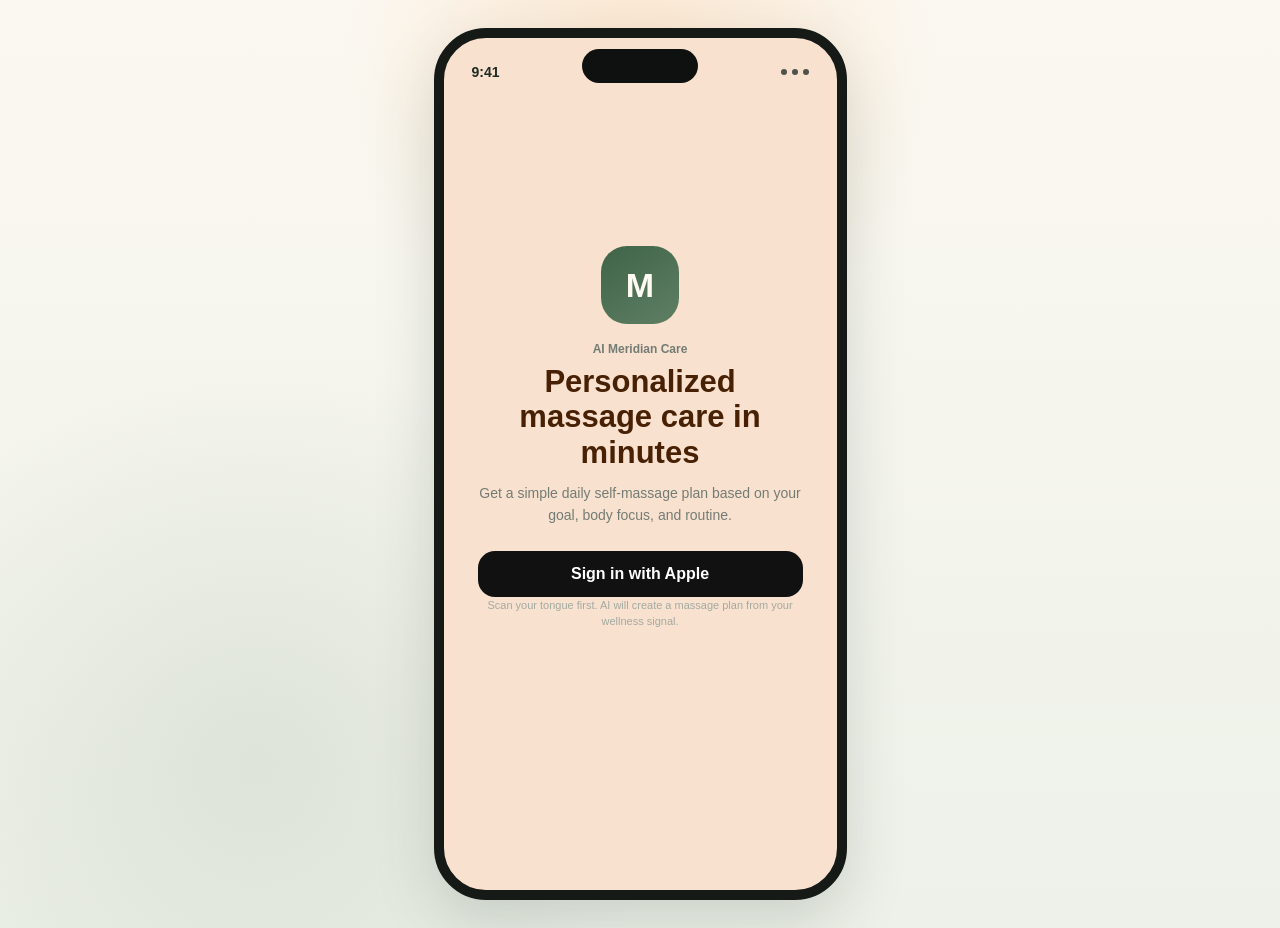
<file: index.html>
<!doctype html>
<html lang="en">
  <head>
    <meta charset="UTF-8" />
    <meta name="viewport" content="width=device-width, initial-scale=1.0" />
    <title>Meridian Care MVP</title>
    <link rel="stylesheet" href="styles.css?v=20260626-treefit" />
  </head>
  <body>
    <main class="ios-stage">
      <section class="iphone onboarding-mode" aria-label="Meridian Care MVP">
        <div class="dynamic-island"></div>
        <div class="status-bar">
          <span>9:41</span>
          <div class="status-icons">
            <i></i>
            <i></i>
            <i></i>
          </div>
        </div>

        <section class="screen active" id="login">
          <div class="center-screen">
            <div class="brand-mark">M</div>
            <span class="nav-caption">AI Meridian Care</span>
            <h1>Personalized massage care in minutes</h1>
            <p>Get a simple daily self-massage plan based on your goal, body focus, and routine.</p>
            <button class="apple-button" data-target="tongue-care">Sign in with Apple</button>
            <small>Scan your tongue first. AI will create a massage plan from your wellness signal.</small>
          </div>
        </section>

        <section class="screen tongue-care-screen" id="tongue-care">
          <header class="tongue-care-header">
            <div>
              <span>AI wellness scan</span>
              <h1>Tongue Scan</h1>
            </div>
            <button data-target="plan-step-1">Set by Questions</button>
          </header>

          <p class="tongue-care-guide">Align your tongue inside the guide. AI will scan it and create the most suitable massage plan.</p>

          <section class="tongue-camera-card" aria-live="polite">
            <div class="tongue-camera-placeholder">
              <span class="tongue-camera-status" data-tongue-status>Camera ready</span>
              <div class="tongue-outline" aria-hidden="true"></div>
              <p class="tongue-permission-message">Camera access is required before taking a photo.</p>
              <button class="tongue-permission-retry" data-tongue-permission-retry>Allow Camera Access</button>
            </div>
            <div class="tongue-scan-layer" aria-hidden="true">
              <span></span>
              <strong>AI is scanning your photo and creating your wellness plan</strong>
            </div>
          </section>

          <button class="tongue-shutter" data-tongue-capture aria-label="Capture photo">
            <span></span>
          </button>
          <strong class="tongue-shutter-label" data-tongue-capture-label>Capture</strong>

          <section class="ios-permission tongue-permission-modal" data-tongue-permission-modal>
            <article>
              <h2>“Meridian Care” Would Like to Access the Camera</h2>
              <p>Camera access is used to scan your tongue photo and create your wellness massage plan.</p>
              <button data-tongue-permission-allow>Allow</button>
              <button data-tongue-permission-deny>Don’t Allow</button>
            </article>
          </section>
        </section>

        <section class="screen tongue-report-screen" id="tongue-report">
          <header class="ios-nav tongue-report-nav">
            <div>
              <h1>Your wellness plan is ready</h1>
            </div>
            <button class="report-info-button" type="button" aria-label="About tongue analysis" aria-expanded="false" data-tongue-disclaimer-toggle>i</button>
          </header>

          <aside class="tongue-disclaimer-popover" role="note" data-tongue-disclaimer-popover>
            <strong>About this scan</strong>
            <p>Tongue analysis is based on traditional wellness principles and is intended for self-care guidance only. It does not diagnose, treat, or replace medical advice.</p>
          </aside>

          <article class="tongue-report-hero">
            <span>Scan result</span>
            <h2>Tongue signals found</h2>
            <ul class="tongue-signal-list">
              <li>Red tongue tip</li>
              <li>Thick coating</li>
              <li>Clear teeth marks</li>
            </ul>
            <p>These signals may suggest a sense of body heaviness and inner restlessness. AI recommends an energy reset acupoint massage plan to support daily relaxation and circulation.</p>
          </article>

          <section class="tongue-report-list" aria-label="Locked massage point preview">
            <div class="tongue-report-list-head">
              <span>Massage point plan</span>
              <strong>Subscribe to reveal exact points</strong>
            </div>
            <div class="locked-point-preview" aria-hidden="true">
              <article>
                <b>Head</b>
                <p>Baihui</p>
              </article>
              <article>
                <b>Hands</b>
                <p>Hegu</p>
              </article>
              <article>
                <b>Lower legs</b>
                <p>Zusanli</p>
              </article>
            </div>
          </section>

          <p class="tongue-report-subscribe-note">Subscribe now for daily check-ins and exact massage points.</p>
          <div class="tongue-report-actions">
            <button class="tongue-report-back" data-back>Back</button>
            <button class="ios-primary" data-tongue-report-cta>Start Now</button>
          </div>
        </section>

        <section class="screen" id="subscribe">
          <header class="compact-nav paywall-close-row">
            <button class="text-button" data-close-paywall data-mode="unsubscribed" data-target="today">Close</button>
          </header>

          <article class="paywall-hero">
            <span>Meridian Care Membership</span>
            <h1>Get your AI massage plan</h1>
          </article>

          <section class="benefit-list paywall-benefits">
            <article class="benefit-combined">
              <div>
                <strong><i class="benefit-dot"></i>Traditional Chinese Medicine meridian theory acupressure</strong>
              </div>
              <div>
                <strong><i class="benefit-dot"></i>Personalized massage plans</strong>
              </div>
              <div>
                <strong><i class="benefit-dot"></i>Daily guided massages</strong>
              </div>
              <div>
                <strong><i class="benefit-dot"></i>Progress insights</strong>
              </div>
            </article>
          </section>

          <section class="plan-options">
            <button class="plan-option" data-plan-option="monthly">
              <span>Monthly</span>
              <strong>$9.90/month</strong>
            </button>
            <button class="plan-option selected" data-plan-option="annual">
              <span>Annual</span>
              <div class="price-stack">
                <strong>$4.16/month</strong>
                <small>$49.90 billed yearly</small>
              </div>
              <em>3-day free trial</em>
            </button>
          </section>

          <p class="fine-print" data-plan-note>Annual plan includes a 3-day free trial, then renews automatically.</p>
          <button class="ios-primary" data-mode="subscribed" data-target="plan-result" data-subscribe-cta>Start 3-day free trial</button>
          <div class="legal-links paywall-links">
            <button>Restore Purchase</button>
            <span>·</span>
            <button>Terms</button>
            <span>·</span>
            <button>Privacy Policy</button>
          </div>
        </section>

        <section class="screen" id="plan-step-1">
          <header class="ios-nav plan-nav">
            <button class="top-action" data-back>Back</button>
            <div>
              <span class="plan-intro">Let’s create your wellness plan.</span>
              <h1>What would you like to focus on first?</h1>
            </div>
          </header>

          <article class="rating-card">
            <h2>Choose one primary goal</h2>
          </article>

          <section class="feedback-grid">
            <button class="feedback-chip active" data-purpose="sleep">🌙 Better Sleep</button>
            <button class="feedback-chip" data-purpose="fatigue">⚡ More Energy</button>
            <button class="feedback-chip" data-purpose="stress">🧘 Less Stress</button>
            <button class="feedback-chip" data-purpose="neck">💆 Neck & Shoulder Relief</button>
            <button class="feedback-chip" data-purpose="stomach">🌿 Better Digestion</button>
            <button class="feedback-chip" data-purpose="liver">🩸 Improve Circulation</button>
            <button class="feedback-chip" data-purpose="eye">👁 Eye Care</button>
          </section>

          <button class="ios-primary bottom-action" data-target="plan-step-2">Next</button>
          <p class="plan-footer">Plan Setup · 1/3</p>
        </section>

        <section class="screen" id="plan-step-2">
          <header class="ios-nav plan-nav">
            <button class="top-action" data-back>Back</button>
            <div>
              <h1>Current Status</h1>
            </div>
          </header>

          <article class="rating-card">
            <h2 data-status-title>How was your sleep over the past 7 days?</h2>
            <p>These answers help AI tune your routine.</p>
          </article>

          <section class="status-grid" data-status-options>
            <button class="active">Restless most nights</button>
            <button>Light sleep</button>
            <button>Mostly steady</button>
          </section>

          <button class="ios-primary bottom-action" data-target="plan-step-3">Next</button>
          <p class="plan-footer">Plan Setup · 2/3</p>
        </section>

        <section class="screen" id="plan-step-3">
          <header class="ios-nav plan-nav">
            <button class="top-action" data-back>Back</button>
            <div>
              <h1>Wellness Settings</h1>
            </div>
          </header>

          <section class="selected-focus">
            <span>Wellness Goal</span>
            <strong data-focus-title>🌙 Better Sleep</strong>
            <p data-focus-copy>Gentle head and neck release for evening relaxation.</p>
            <div class="massage-suggestion">
              <span>Suggested massage area</span>
              <strong data-massage-target>Head & Neck</strong>
            </div>
          </section>

          <section class="content-block">
            <div class="block-title">
              <h2>Daily time</h2>
              <span>Default 5 minutes</span>
            </div>
            <div class="time-options">
              <button>3 min</button>
              <button class="selected">5 min</button>
              <button>10 min</button>
            </div>
          </section>

          <button class="ios-primary bottom-action" data-target="ai-generating">Generate plan</button>
          <p class="plan-footer">Plan Setup · 3/3</p>
        </section>

        <section class="screen" id="ai-generating" aria-live="polite">
          <div class="ai-generating-screen">
            <div class="ai-orbit" aria-hidden="true">
              <span></span>
              <i></i>
              <b></b>
            </div>
            <h1>AI is creating your personalized wellness check-in plan</h1>
            <p>Analyzing your goal, current status, and daily time.</p>
          </div>
        </section>

        <section class="screen" id="plan-result">
          <header class="ios-nav">
            <div>
              <span class="nav-caption">AI Generated</span>
              <h1>Today’s Plan</h1>
            </div>
          </header>

          <article class="hero-card">
            <span>Meridian Massage Plan</span>
            <h2 data-result-plan-title>Better Sleep</h2>
            <p data-result-plan-copy>Guided meridian points for your daily self-massage routine.</p>
          </article>

          <section class="dual-preview">
            <article>
              <span>Today</span>
              <strong data-result-routine-title>Head & Neck Meridian Massage</strong>
              <p data-result-routine-copy>4 guided steps</p>
            </article>
            <article>
              <span>Focus</span>
              <strong data-result-focus-area>Head & Neck</strong>
              <p>AI suggested areas</p>
            </article>
          </section>

          <button class="ios-primary bottom-action" data-open-notification>Start using</button>

          <section class="ios-permission notification-permission" data-notification-modal>
            <article>
              <h2>“Meridian Care” Would Like to Send You Notifications</h2>
              <p>Notifications may include daily massage reminders and plan progress updates.</p>
              <button data-notification-allow>Allow</button>
              <button data-notification-later>Set Up Later</button>
            </article>
          </section>
        </section>

        <section class="screen" id="today">
          <article class="home-hero not-subscribed-home unsubscribed-only">
            <div class="home-welcome">
              <button class="profile-chip" aria-label="Profile" data-profile-open>
                <span>☺</span>
                <strong><em>Welcome</em>Kevin</strong>
                <i>⌄</i>
              </button>
            </div>

            <section class="home-discovery" aria-label="Explore related plans">
              <div class="home-discovery-head">
                <span>Explore</span>
                <small>Picked for your routine</small>
              </div>
              <div class="home-discovery-rail">
                <button class="home-explore-card" data-target="explore-plan-detail" data-explore-card="0" data-explore-kind="massage" aria-label="Explore related massage plan">
                  <span data-explore-card-kicker>For your routine</span>
                  <strong data-explore-preview-title>Evening Stress Reset</strong>
                  <small data-explore-preview-copy>3 min · Hands &amp; wrist</small>
                </button>
                <button class="home-explore-card tea-explore-card" data-target="tea-plan-detail" data-explore-card="1" data-explore-kind="tea" aria-label="Explore tea pairing">
                  <span data-explore-card-kicker>Tea pairing</span>
                  <strong data-explore-preview-title>Evening Wind-Down Tea</strong>
                  <small data-explore-preview-copy>After dinner · 3 ingredients</small>
                </button>
                <button class="home-explore-card compact" data-target="explore-plan-detail" data-explore-card="2" data-explore-kind="massage" aria-label="Explore short massage plan">
                  <span data-explore-card-kicker>For right now</span>
                  <strong data-explore-preview-title>After-Screen Neck Relief</strong>
                  <small data-explore-preview-copy>3 min · Neck &amp; shoulders</small>
                </button>
              </div>
            </section>

            <div class="home-illustration" aria-label="Better Sleep illustration">
              <img class="wellness-figure" src="assets/figma-better-sleep.png" alt="Better Sleep wellness illustration">
            </div>

            <div class="unsubscribed-action-card">
              <div class="home-card-plan-heading">
                <span>Your Wellness Plan:</span>
                <h2 data-home-plan-title>Better Sleep</h2>
              </div>
              <p>Your wellness plan is ready. Subscribe to unlock daily guided massages.</p>
              <button class="ghost-button" data-target="tongue-care">Remake Plan</button>
              <button class="ios-primary" data-target="subscribe">Subscribe</button>
            </div>
          </article>

          <article class="home-hero subscribed-only">
            <div class="home-welcome">
              <button class="profile-chip" aria-label="Profile" data-profile-open>
                <span>☺</span>
                <strong><em>Welcome</em>Kevin</strong>
                <i>⌄</i>
              </button>
            </div>

            <section class="home-discovery" aria-label="Explore related plans">
              <div class="home-discovery-head">
                <span>Explore</span>
                <small>Picked for your routine</small>
              </div>
              <div class="home-discovery-rail">
                <button class="home-explore-card" data-target="explore-plan-detail" data-explore-card="0" data-explore-kind="massage" aria-label="Explore related massage plan">
                  <span data-explore-card-kicker>For your routine</span>
                  <strong data-explore-preview-title>Evening Stress Reset</strong>
                  <small data-explore-preview-copy>3 min · Hands &amp; wrist</small>
                </button>
                <button class="home-explore-card tea-explore-card" data-target="tea-plan-detail" data-explore-card="1" data-explore-kind="tea" aria-label="Explore tea pairing">
                  <span data-explore-card-kicker>Tea pairing</span>
                  <strong data-explore-preview-title>Evening Wind-Down Tea</strong>
                  <small data-explore-preview-copy>After dinner · 3 ingredients</small>
                </button>
                <button class="home-explore-card compact" data-target="explore-plan-detail" data-explore-card="2" data-explore-kind="massage" aria-label="Explore short massage plan">
                  <span data-explore-card-kicker>For right now</span>
                  <strong data-explore-preview-title>After-Screen Neck Relief</strong>
                  <small data-explore-preview-copy>3 min · Neck &amp; shoulders</small>
                </button>
              </div>
            </section>

            <div class="home-illustration" aria-label="Better Sleep illustration">
              <img class="wellness-figure" src="assets/figma-better-sleep.png" alt="Better Sleep wellness illustration">
            </div>

            <div class="home-action-card">
              <div class="home-card-plan-heading">
                <span>Your Wellness Plan:</span>
                <h2 data-home-plan-title>Better Sleep</h2>
              </div>
              <div class="home-action-meta">
                <span>Today</span>
                <span data-home-routine-time>5 minutes</span>
              </div>
              <div>
                <h2 data-home-routine-title>Head & Neck Meridian Massage</h2>
                <p data-home-routine-copy>Designed to support a calmer evening rhythm.</p>
              </div>
              <button class="home-checkin-button" data-start-routine data-today-plan-action>Check In</button>
              <button class="home-history-strip" data-target="checkin-history" aria-label="View check-in history">
                <span>Jun 8 – 14</span>
                <strong data-home-plan-copy>0 check-ins ›</strong>
              </button>
              <div class="home-week-dots" aria-label="Weekly check-in progress">
                <span data-home-earlier-progress>M</span>
                <span>T</span>
                <span class="soft" data-home-today-progress>W</span>
                <span>T</span>
                <span>F</span>
                <span>S</span>
                <span>S</span>
              </div>
              <article class="growth-card" data-target="milestone-detail" role="button" tabindex="0" aria-label="View milestone details">
                <div class="growth-copy">
                  <span data-growth-kicker>Wellness Journey</span>
                  <h2 data-growth-title>Your Wellness Tree</h2>
                  <p data-growth-copy>Every wellness session helps your tree grow.</p>
                  <div class="journey-mini-progress" aria-label="Wellness Journey progress">
                    <i data-growth-progress></i>
                  </div>
                  <small data-growth-day>0 / 100 Days</small>
                </div>
                <strong class="growth-link-label">Milestones</strong>
                <div class="sapling-stage stage-sapling" data-growth-stage aria-label="Wellness sapling growth">
                  <span class="soil"></span>
                  <span class="stem"></span>
                  <span class="leaf leaf-left"></span>
                  <span class="leaf leaf-right"></span>
                  <span class="crown"></span>
                  <span class="fruit fruit-one locked" aria-hidden="true"></span>
                  <span class="fruit fruit-two locked" aria-hidden="true"></span>
                </div>
              </article>
            </div>
          </article>

          <section class="task-detail subscribed-only routine-guide-shell">
            <article class="practice-card routine-guide task-panel active" data-task-panel="massage" data-routine-guide>
              <header class="guidance-header">
                <button class="guidance-icon-button" data-exit-routine aria-label="Back">‹</button>
                <div class="guidance-title-progress">
                  <strong data-routine-guide-title>Head & Neck Meridian Massage</strong>
                  <div class="guidance-progress" data-guidance-progress aria-label="Routine progress">
                    <span></span>
                    <span></span>
                    <span></span>
                    <span></span>
                    <span></span>
                  </div>
                </div>
                <button class="guidance-icon-button" data-exit-routine aria-label="Close">×</button>
              </header>

              <section class="guidance-instruction" aria-live="polite">
                <p data-step-copy>Place your index or middle finger on the midpoint between your eyebrows. Apply gentle pressure and massage in small circular motions while breathing slowly and deeply.</p>
              </section>

              <section class="guidance-illustration" aria-label="Massage point illustration">
                <img src="assets/ap-head-exhn3.svg" alt="Head meridian massage illustration">
                <span class="guidance-point point-1 active" data-point="1"></span>
                <span class="guidance-point point-2" data-point="2"></span>
                <span class="guidance-point point-3" data-point="3"></span>
                <span class="guidance-point point-4" data-point="4"></span>
                <span class="guidance-point point-5" data-point="5"></span>
                <span class="guidance-illustration-blur" aria-hidden="true"></span>
              </section>

              <div class="guidance-bottom">
                <button class="mini-timer" data-timer-toggle aria-label="Pause timer">
                  <i aria-hidden="true"></i>
                  <strong data-step-time>01:00</strong>
                  <span data-step-count>Step 1 / 4</span>
                </button>
                <button class="line-check-button" data-complete-routine>Next</button>
              </div>

              <div class="step-pills step-source" aria-label="Massage steps">
                <button class="active" data-meridian-step="1" data-seconds="60" data-copy="Press the thumb base with slow circles.">Thumb base</button>
                <button data-meridian-step="2" data-seconds="90" data-copy="Glide along the center palm line.">Palm line</button>
                <button data-meridian-step="3" data-seconds="60" data-copy="Hold the wrist point and breathe slowly.">Wrist point</button>
                <button data-meridian-step="4" data-seconds="90" data-copy="Massage each fingertip with light pressure.">Fingertips</button>
                <button data-meridian-step="5" data-seconds="60" data-copy="Finish with steady, gentle pressure.">Finish point</button>
              </div>
            </article>
          </section>

        </section>

        <section class="screen" id="explore-plan-detail">
          <header class="ios-nav plan-nav explore-detail-nav">
            <button class="top-action" data-back>Back</button>
            <div>
              <span data-explore-detail-kicker>Explore</span>
              <h1 data-explore-detail-title>Less Stress</h1>
            </div>
          </header>

          <article class="explore-detail-hero">
            <span data-explore-detail-label>Complements your plan</span>
            <h2 data-explore-detail-routine>Calm Palm Meridian Massage</h2>
            <p data-explore-detail-copy>A grounding routine to release daily tension.</p>
          </article>

          <section class="explore-detail-card">
            <div>
              <span>Why it fits</span>
              <p data-explore-detail-reason>Your current routine focuses on evening recovery. This plan adds a short calming reset for daytime tension.</p>
            </div>
            <div class="explore-detail-meta">
              <article>
                <strong data-explore-detail-time>5 minutes</strong>
                <span>Duration</span>
              </article>
              <article>
                <strong data-explore-detail-steps>4 steps</strong>
                <span>Acupoints</span>
              </article>
            </div>
          </section>

          <section class="explore-point-list" aria-label="Plan preview" data-explore-detail-points>
            <article>
              <b>Palm center</b>
              <p>Press the center of your palm and take three slow breaths.</p>
            </article>
            <article>
              <b>Inner wrist</b>
              <p>Hold the inner wrist point with steady pressure.</p>
            </article>
          </section>

          <div class="explore-detail-actions">
            <button class="ios-primary" data-explore-start>Start check-in</button>
            <button class="ghost-button" data-explore-replace>Replace current plan</button>
          </div>
        </section>

        <section class="screen" id="tea-plan-detail">
          <header class="ios-nav plan-nav tea-detail-nav">
            <button class="top-action" data-back>Back</button>
            <div>
              <span>Tea pairing</span>
              <h1 data-tea-detail-title>Evening Wind-Down Tea</h1>
            </div>
          </header>

          <article class="tea-detail-hero">
            <span data-tea-detail-label>A warm pairing for your routine</span>
            <h2 data-tea-detail-headline>Evening Wind-Down Tea</h2>
            <p data-tea-detail-copy>A simple after-dinner tea for a gentler evening rhythm.</p>
          </article>

          <section class="tea-detail-card">
            <div>
              <span>Best time</span>
              <strong data-tea-detail-time>After dinner, 1–2 hours before bed</strong>
            </div>
            <div>
              <span>Traditional wellness intention</span>
              <p data-tea-detail-intention>Traditionally enjoyed as a gentle way to support a calmer evening routine.</p>
            </div>
          </section>

          <section class="tea-detail-card tea-ingredients-card">
            <div class="tea-section-heading">
              <span>What you need</span>
              <strong data-tea-detail-count>3 ingredients</strong>
            </div>
            <ul data-tea-detail-ingredients>
              <li>Dried jujube · 2 pieces</li>
              <li>Goji berries · 8–10 pieces</li>
              <li>Chrysanthemum · 3–5 flowers</li>
            </ul>
          </section>

          <section class="tea-detail-card tea-steps-card">
            <span>How to prepare</span>
            <ol data-tea-detail-steps>
              <li>Rinse the ingredients.</li>
              <li>Steep in hot water for 8–10 minutes.</li>
              <li>Enjoy warm.</li>
            </ol>
          </section>

          <p class="tea-disclaimer">Tea suggestions are based on traditional wellness principles for daily self-care only. They are not medical advice.</p>

          <div class="tea-detail-actions">
            <button class="ios-primary" data-tea-save>Save Tea Plan</button>
          </div>
        </section>

        <section class="screen" id="checkin-history">
          <header class="history-navbar">
            <div class="history-title-row">
              <button class="history-back" aria-label="Back" data-back>‹</button>
              <h1>Check-In History</h1>
            </div>
            <div class="history-weekdays" aria-label="Weekdays">
              <span>M</span>
              <span>T</span>
              <span>W</span>
              <span>T</span>
              <span>F</span>
              <span>S</span>
              <span>S</span>
            </div>
          </header>

          <div class="history-scroll">
            <article class="history-month">
              <div class="history-month-header">
                <h2>April 2026</h2>
                <p>20 check-ins</p>
              </div>
              <div class="history-calendar" aria-label="April 2026 check-ins">
                <span class="empty"></span>
                <span class="empty"></span>
                <span class="checked">1</span>
                <span class="checked">2</span>
                <span>3</span>
                <span class="checked">4</span>
                <span>5</span>
                <span class="checked">6</span>
                <span class="checked">7</span>
                <span class="checked">8</span>
                <span>9</span>
                <span class="checked">10</span>
                <span>11</span>
                <span class="checked">12</span>
                <span class="checked">13</span>
                <span>14</span>
                <span class="checked">15</span>
                <span>16</span>
                <span>17</span>
                <span class="checked">18</span>
                <span>19</span>
                <span>20</span>
                <span class="checked">21</span>
                <span class="checked">22</span>
                <span>23</span>
                <span class="checked">24</span>
                <span class="checked">25</span>
                <span class="checked">26</span>
                <span class="checked">27</span>
                <span class="checked">28</span>
                <span class="checked">29</span>
                <span class="checked">30</span>
                <span class="empty"></span>
                <span class="empty"></span>
                <span class="empty"></span>
              </div>
            </article>

            <article class="history-month">
              <div class="history-month-header">
                <h2>May 2026</h2>
                <p>21 check-ins</p>
              </div>
              <div class="history-calendar" aria-label="May 2026 check-ins">
                <span class="empty"></span>
                <span class="empty"></span>
                <span class="empty"></span>
                <span class="empty"></span>
                <span class="checked">1</span>
                <span class="checked">2</span>
                <span>3</span>
                <span class="checked">4</span>
                <span>5</span>
                <span class="checked">6</span>
                <span class="checked">7</span>
                <span class="checked">8</span>
                <span>9</span>
                <span class="checked">10</span>
                <span>11</span>
                <span class="checked">12</span>
                <span class="checked">13</span>
                <span>14</span>
                <span class="checked">15</span>
                <span>16</span>
                <span>17</span>
                <span class="checked">18</span>
                <span>19</span>
                <span>20</span>
                <span class="checked">21</span>
                <span class="checked">22</span>
                <span>23</span>
                <span class="checked">24</span>
                <span class="checked">25</span>
                <span class="checked">26</span>
                <span class="checked">27</span>
                <span class="checked">28</span>
                <span class="checked">29</span>
                <span class="checked">30</span>
                <span class="checked">31</span>
              </div>
            </article>

            <article class="history-month">
              <div class="history-month-header">
                <h2>June 2026</h2>
                <p data-history-current-copy>6 check-ins</p>
              </div>
              <div class="history-calendar" aria-label="June 2026 check-ins">
                <span class="checked">1</span>
                <span class="checked">2</span>
                <span>3</span>
                <span class="checked">4</span>
                <span>5</span>
                <span class="checked">6</span>
                <span class="checked">7</span>
                <span class="checked">8</span>
                <span>9</span>
                <span class="soft" data-history-today>10</span>
                <span>11</span>
                <span>12</span>
                <span>13</span>
                <span>14</span>
                <span>15</span>
                <span>16</span>
                <span>17</span>
                <span>18</span>
                <span>19</span>
                <span>20</span>
                <span>21</span>
                <span>22</span>
                <span>23</span>
                <span>24</span>
                <span>25</span>
                <span>26</span>
                <span>27</span>
                <span>28</span>
                <span>29</span>
                <span>30</span>
                <span class="empty"></span>
                <span class="empty"></span>
                <span class="empty"></span>
                <span class="empty"></span>
                <span class="empty"></span>
              </div>
            </article>

            <div class="history-total">
              <strong>188</strong>
              <span>total check-ins</span>
            </div>
          </div>
        </section>

        <section class="screen" id="milestone-detail">
          <header class="ios-nav plan-nav">
            <button class="top-action" data-back>Back</button>
            <div>
              <span class="nav-caption">Wellness Growth</span>
              <h1>Milestones</h1>
            </div>
            <span></span>
          </header>

          <article class="milestone-overview">
            <span data-milestone-overview-kicker>Current stage</span>
            <h2 data-milestone-overview-title>Start your sapling</h2>
            <p data-milestone-overview-copy>Every check-in helps your wellness tree grow. Future shapes stay hidden until you unlock them.</p>
          </article>

          <div class="milestone-list" data-milestone-list>
            <article class="milestone-row locked">
              <div class="milestone-tree-preview">?</div>
              <div>
                <span>First Day</span>
                <h2>Wellness Sapling</h2>
                <p>Complete 1 check-in to unlock.</p>
              </div>
            </article>
          </div>
        </section>

        <section class="screen" id="report-upload">
          <header class="ios-nav">
            <div>
              <span class="nav-caption">Baseline Data</span>
              <h1>Upload Report</h1>
            </div>
            <button class="top-action" data-back>Back</button>
          </header>

          <article class="upload-card">
            <span>🩸 Improve Circulation</span>
            <h2>Upload a pre-care health report screenshot</h2>
            <p>AI will prioritize ALT / AST and other transaminase values for future trend comparison.</p>
            <button class="photo-placeholder" data-photo-permission>
              <strong>+</strong>
              <span>Choose one photo from Library</span>
            </button>
            <div class="selected-photo" data-selected-photo>
              <span>Selected</span>
              <strong>health-report.jpg</strong>
              <small>Single photo · ready to upload</small>
            </div>
          </article>

          <button class="ios-primary bottom-action" data-upload-report>Upload and analyze</button>

          <section class="ios-permission" data-permission-modal>
            <article>
              <h2>“Meridian Care” Would Like to Access Your Photos</h2>
              <p>Used to select a health report screenshot so AI can create your pre-care baseline.</p>
              <button data-target="photo-picker">Allow Full Access</button>
              <button data-permission-close>Don’t Allow</button>
            </article>
          </section>
        </section>

        <section class="screen" id="photo-picker">
          <header class="ios-nav">
            <div>
              <span class="nav-caption">Photos</span>
              <h1>Choose Photo</h1>
            </div>
            <button class="top-action" data-back>Cancel</button>
          </header>

          <section class="photo-grid">
            <button data-photo-select class="photo-tile report-photo selected">
              <span>Report</span>
            </button>
            <button data-photo-select class="photo-tile tea-photo">
              <span>Lab</span>
            </button>
            <button data-photo-select class="photo-tile body-photo">
              <span>Record</span>
            </button>
            <button data-photo-select class="photo-tile blank-photo">
              <span>Screenshot</span>
            </button>
          </section>
          <button class="ios-primary bottom-action" data-confirm-photo data-target="report-upload">Use This Photo</button>
        </section>

        <section class="screen" id="report">
          <header class="ios-nav">
            <div>
              <span class="nav-caption">Content & Consultation</span>
              <h1>Wellness</h1>
            </div>
          </header>

          <article class="locked-card unsubscribed-only">
            <span>No content yet</span>
            <h2>Wellness content is locked</h2>
            <p>Subscribe to unlock massage education and AI suggestions.</p>
            <button class="ios-primary" data-target="subscribe">Subscribe now</button>
          </article>

          <article class="wellness-card subscribed-only">
            <span>Today’s Pick</span>
            <h2>Release Tension Gently</h2>
            <p>Start with light pressure around the neck, shoulders, and feet.</p>
          </article>

          <section class="content-block subscribed-only">
            <div class="block-title">
              <h2>Wellness Content</h2>
              <span>Featured</span>
            </div>
            <button class="session-row">
              <span class="session-icon">N</span>
              <div>
                <strong>Neck tension after long desk hours</strong>
                <p>Simple pressure points to relax tight areas</p>
              </div>
            </button>
            <button class="session-row">
              <span class="session-icon">M</span>
              <div>
                <strong>Shoulder-neck relief for desk workers</strong>
                <p>3 self-massage points after work</p>
              </div>
            </button>
          </section>

          <section class="consult-card subscribed-only">
            <span>AI Consultation</span>
            <strong>Describe how you feel today</strong>
            <p>Share sleep, stress, soreness, or energy level, and AI will suggest a massage routine.</p>
            <button>Start consultation</button>
          </section>
        </section>

        <section class="profile-modal" aria-label="Profile modal">
          <button class="profile-scrim" aria-label="Close profile" data-profile-close></button>
          <article class="profile-sheet">
            <header class="profile-head">
              <h2>Profile</h2>
              <button class="profile-close" aria-label="Close" data-profile-close>×</button>
            </header>

            <div class="profile-user-row">
              <div class="profile-avatar">M</div>
              <strong>Kevin</strong>
            </div>

            <article class="subscription-card" data-target="subscribe" role="button" tabindex="0" aria-label="View subscription">
              <span>Subscription</span>
              <strong class="subscribed-only">Annual member · trial active</strong>
              <strong class="unsubscribed-only">Not subscribed</strong>
              <p class="subscribed-only">AI massage plans, guided routines, and weekly summaries are unlocked.</p>
              <p class="unsubscribed-only">Subscribe to generate your personal massage plan.</p>
              <em class="subscribed-only">Renew or manage</em>
              <em class="unsubscribed-only">View subscription</em>
            </article>

            <section class="profile-list">
              <div class="language-setting">
                <div>
                  <span>Language</span>
                  <strong data-language-label>English</strong>
                </div>
                <div class="language-toggle" aria-label="Language">
                  <button class="active" data-language="en">EN</button>
                  <button data-language="zh">中文</button>
                </div>
              </div>
              <button>
                <span>About Us</span>
                <strong>V1.0.0</strong>
              </button>
              <button data-app-share>
                <span>Share App</span>
                <strong>Invite friends</strong>
              </button>
              <button class="logout-button" data-mode="unsubscribed" data-target="login">
                <span>Log Out</span>
                <strong>Back to login</strong>
              </button>
            </section>
            <div class="settings-legal-links">
              <div>
                <button>Restore Purchase</button>
                <span>·</span>
                <button class="delete-account-button" data-delete-account-open>Delete Account</button>
              </div>
              <div>
                <button>Terms</button>
                <span>·</span>
                <button>Privacy Policy</button>
              </div>
            </div>
          </article>
        </section>

        <section class="share-modal" aria-label="Share check-in invite">
          <button class="share-scrim" aria-label="Close share" data-share-close></button>
          <article class="share-sheet">
            <button class="share-close" aria-label="Close" data-share-close>×</button>
            <span data-share-kicker>Share Check-in</span>
            <h2 data-share-title>Invite a friend to check in with you</h2>
            <p data-share-copy>You have completed 3 check-ins this week and unlocked your first wellness fruit.</p>
            <div class="share-stats">
              <strong><b data-share-days>3</b><small>days this week</small></strong>
              <strong><b data-share-reward-count>1</b><small data-share-reward-label>fruit unlocked</small></strong>
            </div>
            <div class="share-destinations">
              <button data-social-share="instagram"><span>IG</span><strong>Instagram</strong></button>
              <button data-social-share="tiktok"><span>TT</span><strong>TikTok</strong></button>
              <button data-open-system-share><span>•••</span><strong>More</strong></button>
            </div>
            <em data-share-status>Share your steady progress and invite friends to join Meridian Care.</em>
          </article>
        </section>

        <section class="system-share-modal" aria-label="iPhone share sheet">
          <button class="system-share-scrim" aria-label="Close share sheet" data-system-share-close></button>
          <article class="system-share-sheet">
            <span data-system-share-title>Share Meridian Care</span>
            <div class="share-preview">
              <strong data-system-share-preview>Meridian Care</strong>
              <p data-system-share-copy>Build a gentle daily meridian massage habit.</p>
            </div>
            <div class="system-share-grid">
              <button><i>💬</i><span>Messages</span></button>
              <button><i>📩</i><span>Mail</span></button>
              <button><i>🔗</i><span>Copy Link</span></button>
              <button><i>⋯</i><span>More</span></button>
            </div>
            <button class="system-share-cancel" data-system-share-close>Cancel</button>
          </article>
        </section>

        <section class="milestone-celebration" aria-live="polite" aria-label="Wellness milestone animation">
          <article>
            <div class="celebration-orbit" aria-hidden="true">
              <i></i>
              <i></i>
              <i></i>
            </div>
            <div class="celebration-tree" data-celebration-visual>🌱</div>
            <span data-celebration-kicker>Wellness Tree</span>
            <h2 data-celebration-title>Seed Planted</h2>
            <p data-celebration-copy>Every wellness session helps your tree grow.</p>
          </article>
        </section>

        <section class="milestone-modal" aria-label="Wellness milestone">
          <button class="milestone-scrim" aria-label="Close milestone" data-milestone-close></button>
          <article class="milestone-sheet">
            <div class="modal-tree" data-milestone-visual>🌱</div>
            <span data-milestone-kicker>Wellness Achievement</span>
            <h2 data-milestone-title>First fruit unlocked</h2>
            <p data-milestone-copy>You checked in 3 days this week. Your Better Sleep routine is becoming a real habit.</p>
            <button data-milestone-close>Keep growing</button>
          </article>
        </section>

        <section class="journey-complete-modal" aria-label="Wellness Journey complete">
          <button class="journey-complete-scrim" aria-label="Close journey complete" data-journey-complete-close></button>
          <article class="journey-complete-sheet">
            <div class="life-tree-glow" aria-hidden="true">
              <span>🌳✨</span>
            </div>
            <span data-journey-complete-kicker>Wellness Achievement</span>
            <h2 data-journey-complete-title>Congratulations!</h2>
            <p data-journey-complete-copy>You completed your first Wellness Journey and grew your Wellness Tree into a Tree of Life.</p>
            <div class="journey-complete-stats">
              <strong><b>🌳</b><small>Tree of Life</small></strong>
              <strong><b>100</b><small>Days Completed</small></strong>
              <strong><b>126</b><small>Wellness Sessions</small></strong>
              <strong><b>612</b><small>Minutes Practiced</small></strong>
            </div>
            <div class="journey-badge">
              <b>🏅 Tree of Life</b>
              <small>Awarded for completing a 100-day Wellness Journey.</small>
            </div>
            <button data-new-journey>🌱 Plant a New Tree</button>
          </article>
        </section>

        <section class="delete-account-modal" aria-label="Delete account confirmation">
          <button class="delete-account-scrim" aria-label="Cancel account deletion" data-delete-account-close></button>
          <article class="delete-account-sheet">
            <span>Account Deletion</span>
            <h2>Delete your account?</h2>
            <p>This will permanently delete your account, personal plan, check-in history, and saved preferences. Active subscriptions should still be managed through the App Store.</p>
            <div class="delete-account-actions">
              <button data-delete-account-close>Cancel</button>
              <button class="danger" data-mode="unsubscribed" data-target="login" data-delete-account-confirm>Delete account</button>
            </div>
          </article>
        </section>
      </section>
    </main>

    <script src="wellness-data.js?v=20260630-acupoints"></script>
    <script src="script.js?v=20260630-acupoints"></script>
  </body>
</html>
</file>
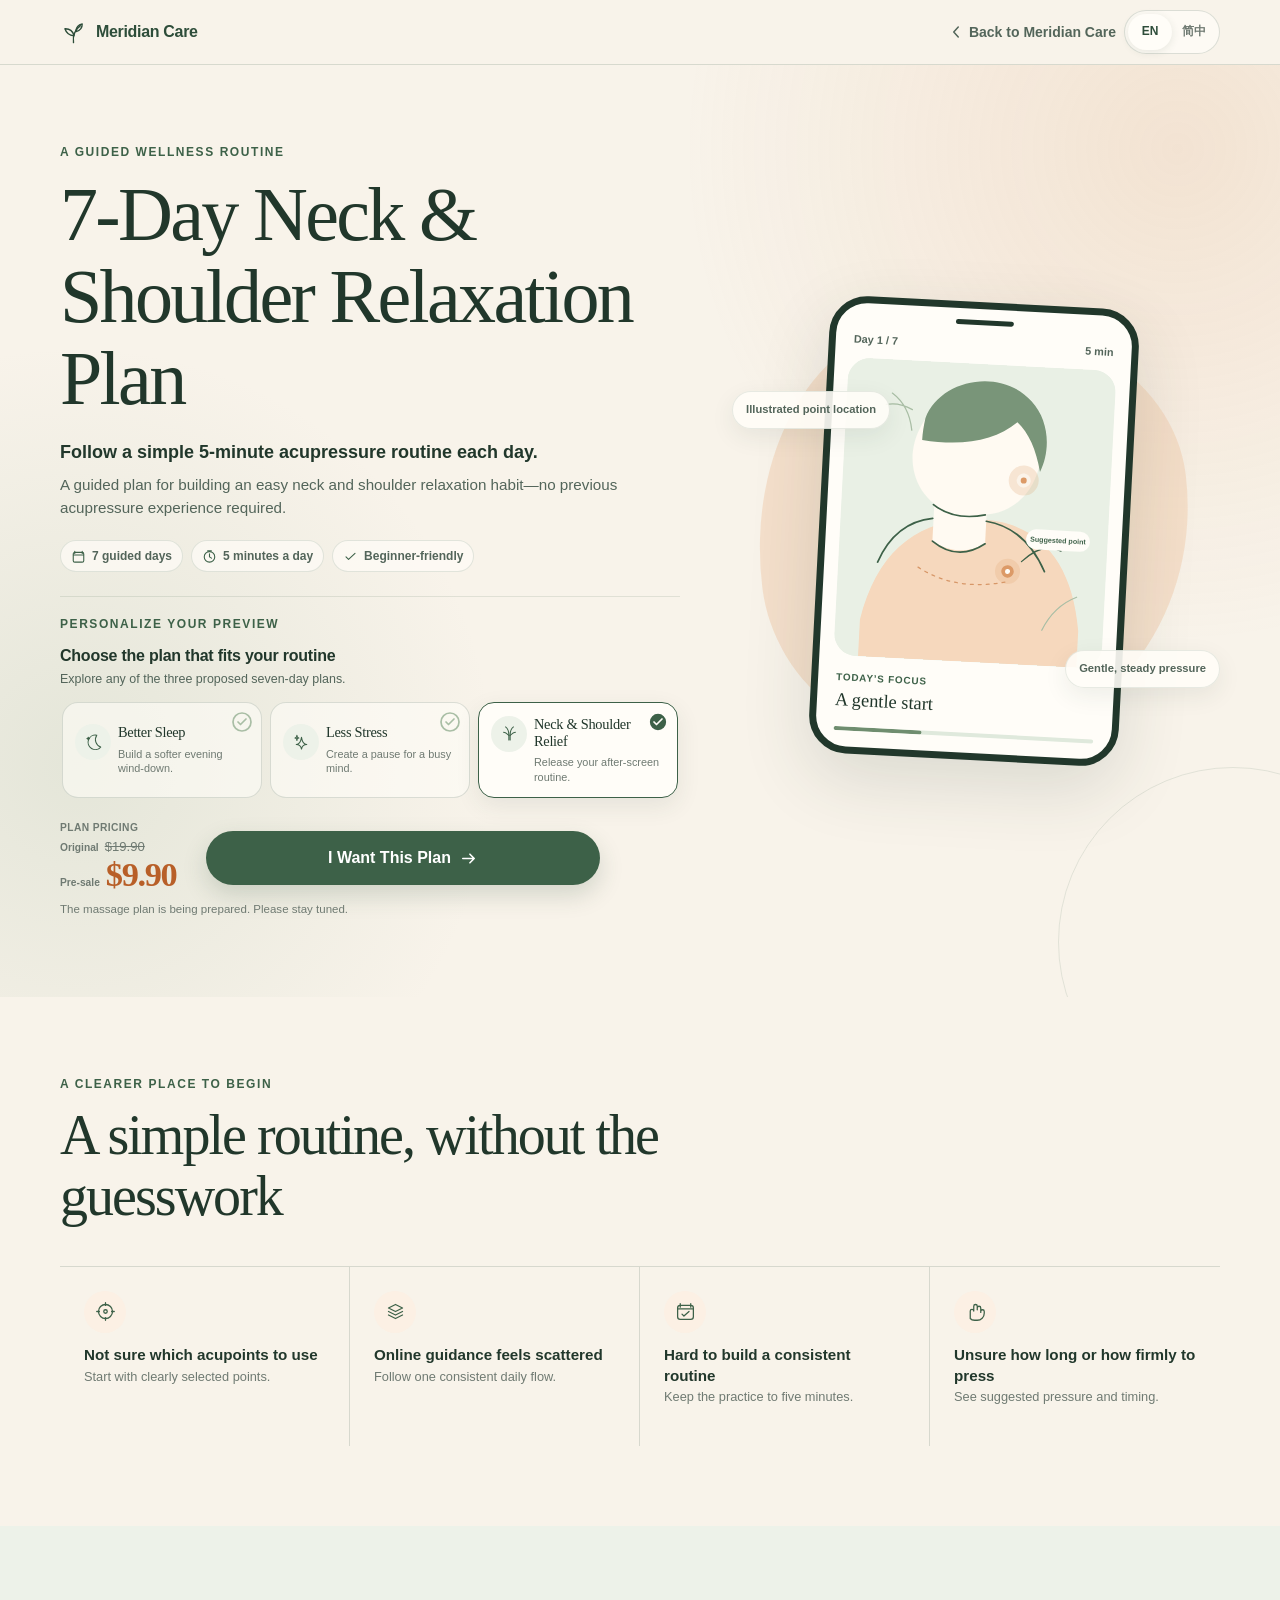
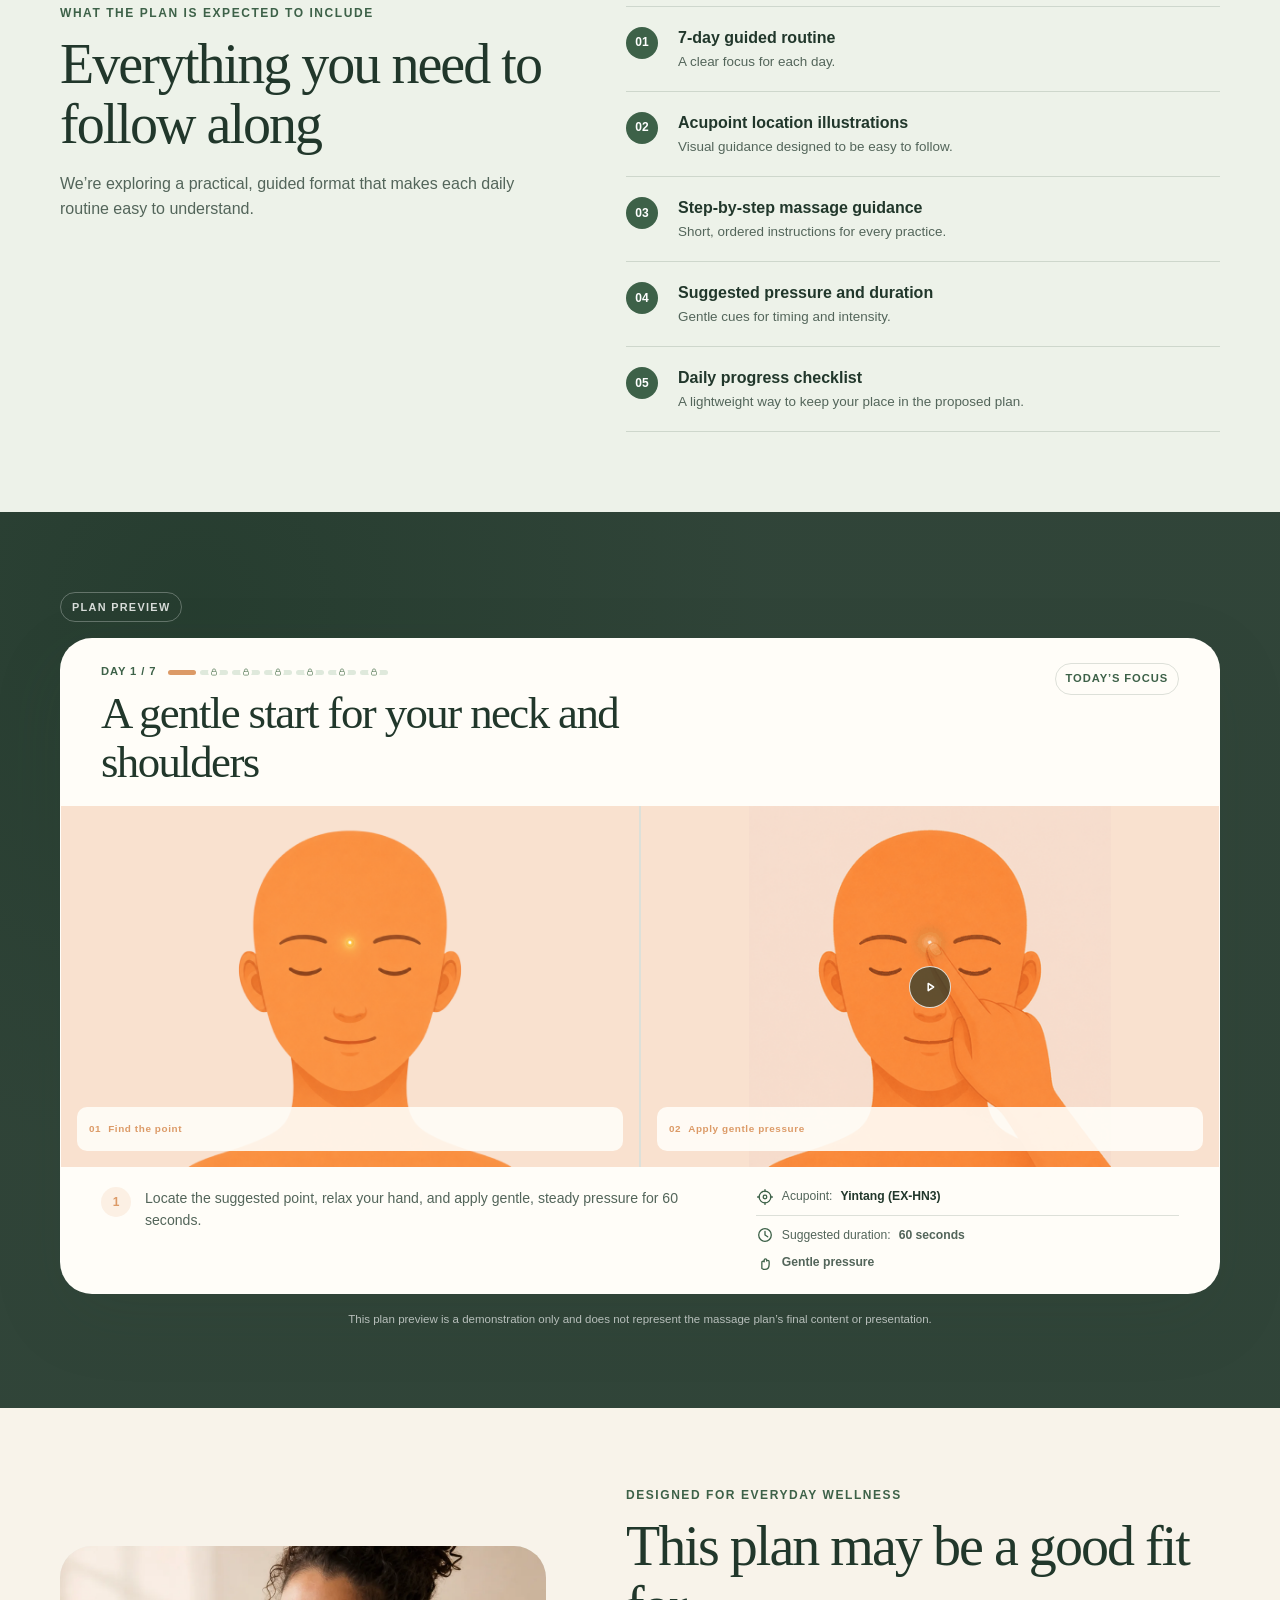
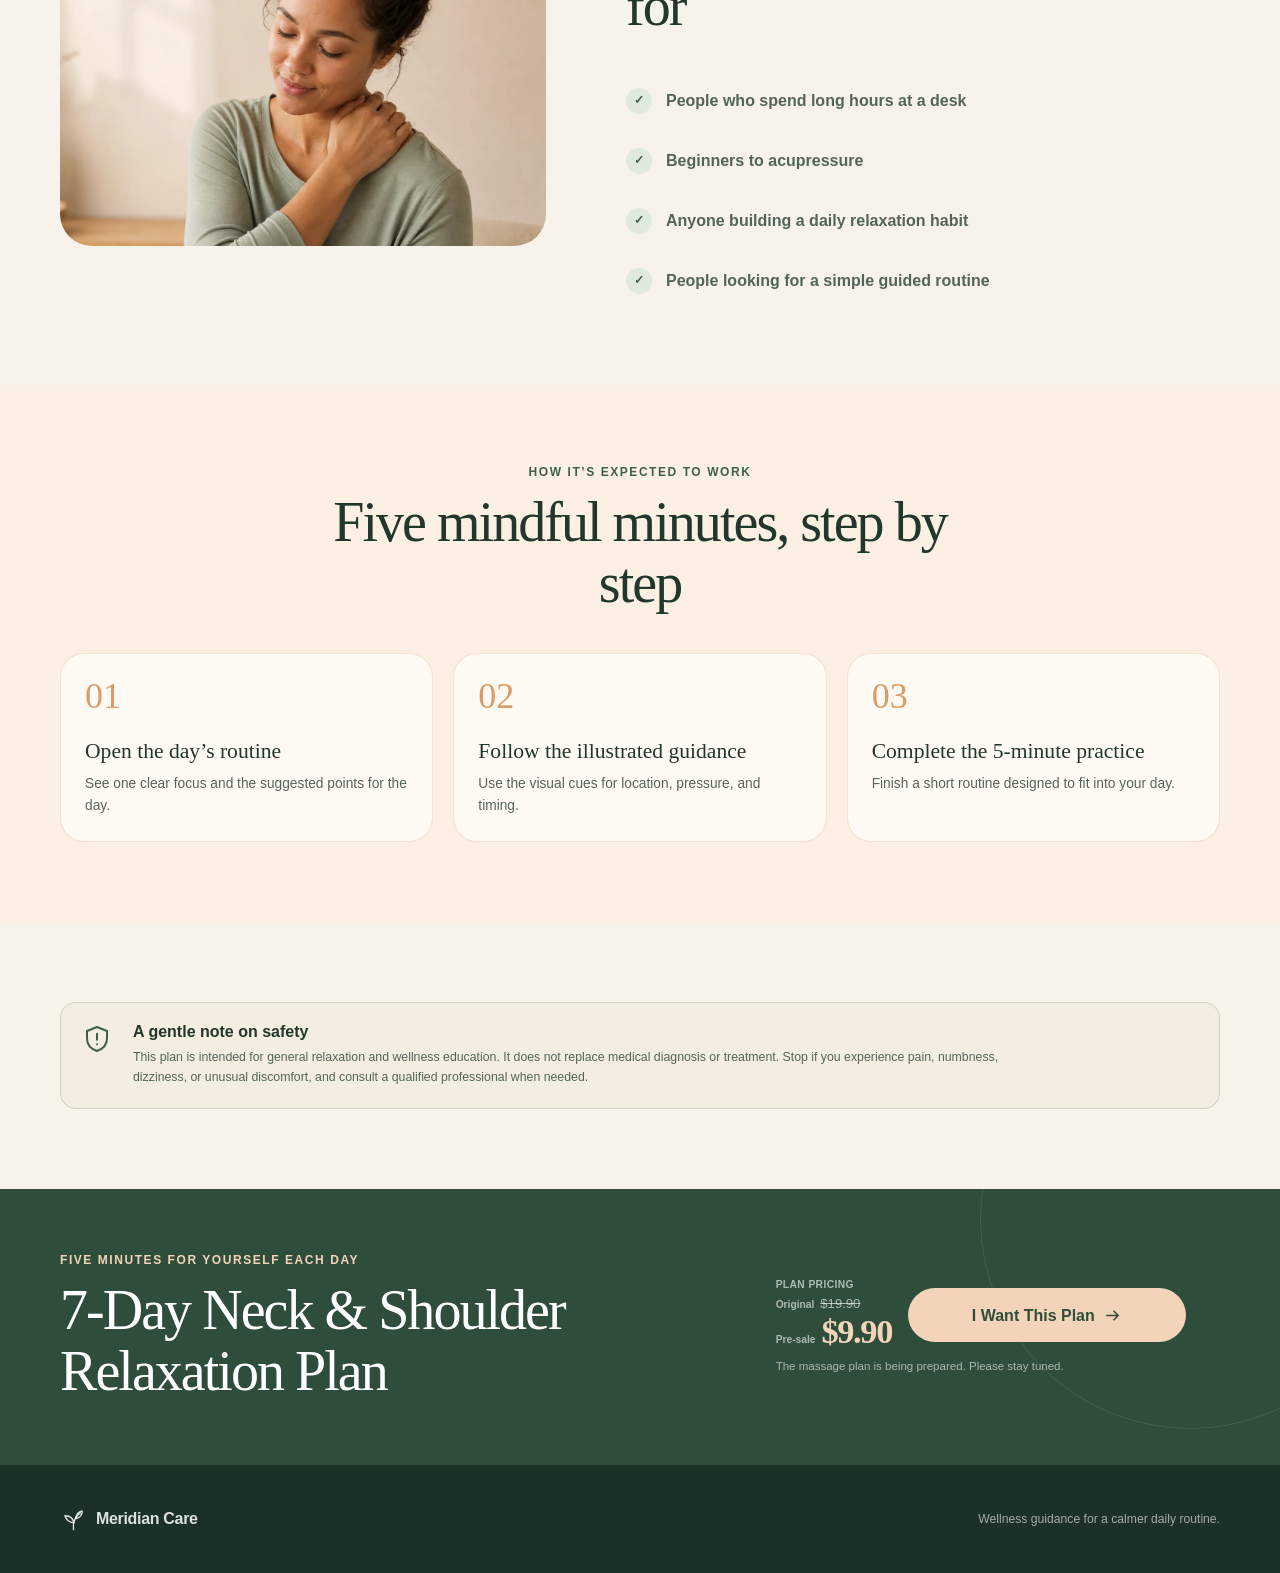
<file: plan/index.html>
<!doctype html>
<html lang="en-US">
  <head>
    <meta charset="UTF-8" />
    <meta name="viewport" content="width=device-width, initial-scale=1" />
    <meta
      name="description"
      content="Preview Meridian Care's proposed 7-day guided wellness plans and tell us which one you want."
    />
    <meta name="theme-color" content="#f7f1e7" />
    <title>7-Day Guided Wellness Plans | Meridian Care</title>
    <link rel="stylesheet" href="./styles/tokens.css" />
    <link rel="stylesheet" href="./styles/plan.css" />
    <script type="module" src="./js/app.js"></script>
  </head>
  <body>
    <a class="skip-link" href="#main-content" data-i18n="skip">Skip to main content</a>

    <header class="brand-header">
      <div class="shell brand-header__inner">
        <a class="brand" href="../" aria-label="Meridian Care home">
          <svg class="brand__mark" viewBox="0 0 32 32" aria-hidden="true">
            <path d="M16 28c-1.1-8.5 1.5-15.1 8.2-20" />
            <path d="M16.2 19.8c-5.2-.3-8.6-3.1-10.4-8.2 5.4-.3 9 2.3 10.8 7.7" />
            <path d="M18.6 14.6c.6-4.7 3.2-7.6 7.7-8.8.1 4.5-2.3 7.6-7.2 9.2" />
          </svg>
          <span>Meridian Care</span>
        </a>
        <div class="header-actions">
          <a class="back-link" href="../" aria-label="Back to Meridian Care" data-back-link>
            <svg viewBox="0 0 20 20" aria-hidden="true">
              <path d="m12.5 4.5-5 5.5 5 5.5" />
            </svg>
            <span data-i18n="back">Back to Meridian Care</span>
          </a>
          <div class="language-switch" role="group" aria-label="Language" data-language-switch>
            <button type="button" data-language="en" aria-pressed="true">EN</button>
            <button type="button" data-language="zh" aria-pressed="false">简中</button>
          </div>
        </div>
      </div>
    </header>

    <main id="main-content">
      <section class="hero section-observe" data-section="hero" aria-labelledby="plan-title">
        <div class="shell hero__grid">
          <div class="hero__copy">
            <p class="eyebrow" data-i18n="guidedRoutine">A guided wellness routine</p>
            <h1 id="plan-title" data-plan-copy="name">7-Day Neck &amp; Shoulder Relaxation Plan</h1>
            <p class="hero__lead" data-plan-copy="lead">Follow a simple 5-minute acupressure routine each day.</p>
            <p class="hero__support" data-plan-copy="support">
              A guided plan for building an easy neck and shoulder relaxation habit—no
              previous acupressure experience required.
            </p>

            <ul class="plan-facts" aria-label="Plan highlights" data-plan-highlights>
              <li>
                <svg viewBox="0 0 20 20" aria-hidden="true"><path d="M5 3v3M15 3v3M3.5 8h13M5 4.5h10a2 2 0 0 1 2 2v9a2 2 0 0 1-2 2H5a2 2 0 0 1-2-2v-9a2 2 0 0 1 2-2Z" /></svg>
                <span data-i18n="guidedDays">7 guided days</span>
              </li>
              <li>
                <svg viewBox="0 0 20 20" aria-hidden="true"><circle cx="10" cy="10.5" r="7" /><path d="M10 6.5v4l2.7 1.7M7.5 2.5h5" /></svg>
                <span data-i18n="minutesDay">5 minutes a day</span>
              </li>
              <li>
                <svg viewBox="0 0 20 20" aria-hidden="true"><path d="m4 10.5 3.4 3.4L16 5.8" /></svg>
                <span data-i18n="beginner">Beginner-friendly</span>
              </li>
            </ul>

            <div class="plan-picker section-observe" data-section="plan_selector" aria-labelledby="plan-picker-title">
              <div class="plan-picker__heading">
                <p class="eyebrow" data-i18n="chooseEyebrow">Personalize your preview</p>
                <h2 id="plan-picker-title" data-i18n="chooseTitle">Choose the plan that fits your routine</h2>
                <p data-i18n="chooseSupport">Explore any of the three proposed seven-day plans.</p>
              </div>
              <fieldset class="plan-choice-grid" data-render="plan-selector">
                <legend class="sr-only">Choose a wellness plan</legend>
              </fieldset>
            </div>

            <div class="hero__conversion">
              <div class="price-block" data-price-block>
                <span data-i18n="plannedPrice">Planned price</span>
                <div class="price-block__original">
                  <span data-i18n="originalPrice">Original</span>
                  <del data-original-price>$19.90</del>
                </div>
                <div class="price-block__presale">
                  <span data-i18n="presalePrice">Pre-sale</span>
                  <strong data-price aria-live="polite">$9.90</strong>
                </div>
              </div>
              <button class="primary-cta" type="button" data-interest-cta="hero">
                <span data-cta-label>I Want This Plan</span>
                <svg viewBox="0 0 20 20" aria-hidden="true"><path d="M4 10h12M11.5 5.5 16 10l-4.5 4.5" /></svg>
              </button>
              <p class="cta-note" data-i18n="noPayment">The massage plan is being prepared. Please stay tuned.</p>
            </div>
          </div>

          <div class="hero-visual" aria-label="Preview of an illustrated acupressure routine" data-visual-label>
            <div class="hero-visual__wash" aria-hidden="true"></div>
            <div class="phone-preview">
              <div class="phone-preview__top">
                <span data-i18n="dayOne">Day 1 / 7</span>
                <span>5 min</span>
              </div>
              <div class="phone-preview__art">
                <img
                  src="./assets/acupoint-guide.svg"
                  alt="Illustrated guide showing a gentle neck and shoulder acupressure point"
                  width="640"
                  height="760"
                />
                <span class="point-pulse" aria-hidden="true"></span>
              </div>
              <div class="phone-preview__caption">
                <span data-i18n="todaysFocus">Today’s focus</span>
                <strong data-plan-copy="visualFocus">A gentle start</strong>
                <div class="preview-progress" aria-hidden="true"><span></span></div>
              </div>
            </div>
            <span class="visual-note visual-note--top" data-i18n="illustratedLocation">Illustrated point location</span>
            <span class="visual-note visual-note--bottom" data-i18n="steadyPressure">Gentle, steady pressure</span>
          </div>
        </div>
      </section>

      <section class="section section-observe" data-section="pain_points" aria-labelledby="pain-title">
        <div class="shell">
          <div class="section-heading">
            <p class="eyebrow" data-i18n="clearStart">A clearer place to begin</p>
            <h2 id="pain-title" data-i18n="painTitle">A simple routine, without the guesswork</h2>
          </div>
          <div class="pain-grid" data-render="pain-points"></div>
        </div>
      </section>

      <section class="section section--sage section-observe" data-section="benefits" aria-labelledby="benefits-title">
        <div class="shell benefits-layout">
          <div class="section-heading section-heading--sticky">
            <p class="eyebrow" data-i18n="expectedInclude">What the plan is expected to include</p>
            <h2 id="benefits-title" data-i18n="benefitsTitle">Everything you need to follow along</h2>
            <p data-i18n="benefitsSupport">
              We’re exploring a practical, guided format that makes each daily routine
              easy to understand.
            </p>
          </div>
          <div class="benefit-list" data-render="benefits"></div>
        </div>
      </section>

      <section class="section section-observe" data-section="plan_overview" aria-labelledby="timeline-title" hidden aria-hidden="true">
        <div class="shell">
          <div class="section-heading section-heading--center">
            <p class="eyebrow" data-i18n="rhythm">Seven days, one easy rhythm</p>
            <h2 id="timeline-title" data-i18n="overviewTitle">Your plan at a glance</h2>
            <p data-i18n="overviewSupport">A preview of the proposed plan structure. No lessons are open yet.</p>
          </div>
          <ol class="timeline" data-render="timeline"></ol>
        </div>
      </section>

      <section
        class="section section--preview section-observe"
        data-section="day_1_preview"
        data-preview-id="day_1"
        aria-labelledby="preview-title"
      >
        <div class="shell">
          <div class="preview-label" data-i18n="planPreview">Plan preview</div>
          <article class="lesson-preview">
            <div class="lesson-preview__header">
              <div>
                <div class="lesson-preview__day">
                  <span data-i18n="dayOne">Day 1 / 7</span>
                  <div
                    class="day-progress"
                    role="img"
                    aria-label="Day 1 of 7. Days 2 through 7 are locked."
                    data-day-progress
                  >
                    <span class="day-progress__step day-progress__step--active" aria-hidden="true"></span>
                    <span class="day-progress__step day-progress__step--locked" aria-hidden="true">
                      <svg viewBox="0 0 16 16"><rect x="4" y="7" width="8" height="6" rx="1.5" /><path d="M5.5 7V5.5a2.5 2.5 0 0 1 5 0V7" /></svg>
                    </span>
                    <span class="day-progress__step day-progress__step--locked" aria-hidden="true">
                      <svg viewBox="0 0 16 16"><rect x="4" y="7" width="8" height="6" rx="1.5" /><path d="M5.5 7V5.5a2.5 2.5 0 0 1 5 0V7" /></svg>
                    </span>
                    <span class="day-progress__step day-progress__step--locked" aria-hidden="true">
                      <svg viewBox="0 0 16 16"><rect x="4" y="7" width="8" height="6" rx="1.5" /><path d="M5.5 7V5.5a2.5 2.5 0 0 1 5 0V7" /></svg>
                    </span>
                    <span class="day-progress__step day-progress__step--locked" aria-hidden="true">
                      <svg viewBox="0 0 16 16"><rect x="4" y="7" width="8" height="6" rx="1.5" /><path d="M5.5 7V5.5a2.5 2.5 0 0 1 5 0V7" /></svg>
                    </span>
                    <span class="day-progress__step day-progress__step--locked" aria-hidden="true">
                      <svg viewBox="0 0 16 16"><rect x="4" y="7" width="8" height="6" rx="1.5" /><path d="M5.5 7V5.5a2.5 2.5 0 0 1 5 0V7" /></svg>
                    </span>
                    <span class="day-progress__step day-progress__step--locked" aria-hidden="true">
                      <svg viewBox="0 0 16 16"><rect x="4" y="7" width="8" height="6" rx="1.5" /><path d="M5.5 7V5.5a2.5 2.5 0 0 1 5 0V7" /></svg>
                    </span>
                  </div>
                </div>
                <h2 id="preview-title" data-plan-copy="previewTitle">A gentle start for your neck and shoulders</h2>
              </div>
              <span class="focus-label" data-i18n="todaysFocus">Today’s focus</span>
            </div>

            <div class="lesson-preview__media">
              <figure class="lesson-media lesson-media--formal">
                <img
                  src="./assets/figma-yintang-guidance.png"
                  alt="Meridian Care illustration showing the Yintang acupoint between the eyebrows"
                  width="398"
                  height="398"
                  loading="lazy"
                />
                <figcaption>
                  <span>01</span>
                  <span data-i18n="findPoint">Find the point</span>
                </figcaption>
              </figure>
              <figure class="lesson-media lesson-media--action">
                <img
                  src="./assets/yintang-gentle-pressure.gif"
                  alt="Animation demonstrating gentle pressure on the Yintang acupoint"
                  width="398"
                  height="398"
                  loading="lazy"
                />
                <span class="video-badge" aria-hidden="true">
                  <svg viewBox="0 0 20 20"><path d="m8 6 6 4-6 4Z" /></svg>
                </span>
                <figcaption>
                  <span>02</span>
                  <span data-i18n="applyPressure">Apply gentle pressure</span>
                </figcaption>
              </figure>
            </div>

            <div class="lesson-preview__details">
              <div class="lesson-instruction">
                <span class="instruction-number">1</span>
                <p data-plan-copy="previewInstruction">
                  Locate the suggested point, relax your hand, and apply gentle, steady
                  pressure for 60 seconds.
                </p>
              </div>
              <div class="lesson-meta">
                <span class="lesson-meta__acupoint">
                  <svg viewBox="0 0 20 20" aria-hidden="true"><circle cx="10" cy="10" r="6.5" /><circle cx="10" cy="10" r="2" /><path d="M10 1.8v2.1M10 16.1v2.1M1.8 10h2.1M16.1 10h2.1" /></svg>
                  <span data-i18n="acupoint">Acupoint:</span>
                  <strong data-i18n="yintang">Yintang (EX-HN3)</strong>
                </span>
                <span>
                  <svg viewBox="0 0 20 20" aria-hidden="true"><circle cx="10" cy="10" r="7" /><path d="M10 6v4l3 2" /></svg>
                  <span data-i18n="duration">Suggested duration:</span> <strong data-i18n="seconds">60 seconds</strong>
                </span>
                <span>
                  <svg viewBox="0 0 20 20" aria-hidden="true"><path d="M6.5 16V9.4c0-.8.6-1.4 1.4-1.4.5 0 .9.2 1.2.6V6.8c0-.8.6-1.4 1.4-1.4s1.4.6 1.4 1.4v1.1c.2-.5.7-.8 1.3-.8.8 0 1.4.6 1.4 1.4v3.1c0 3-1.8 5.4-4.7 5.4H9c-1.1 0-2-.3-2.5-1Z" /></svg>
                  <strong data-i18n="gentlePressure">Gentle pressure</strong>
                </span>
              </div>
            </div>
          </article>
          <p class="preview-disclaimer" data-i18n="previewDisclaimer">
            This plan preview is a demonstration only and does not represent the massage plan’s final content or presentation.
          </p>
        </div>
      </section>

      <section class="section section-observe" data-section="audience" aria-labelledby="audience-title">
        <div class="shell audience-layout">
          <figure class="audience-visual">
            <img
              src="./assets/everyday-acupressure.webp"
              alt="A person practicing a gentle neck and shoulder self-massage"
              width="1280"
              height="800"
              loading="lazy"
              data-audience-image
            />
          </figure>
          <div>
            <div class="section-heading">
              <p class="eyebrow" data-i18n="everydayWellness">Designed for everyday wellness</p>
              <h2 id="audience-title" data-i18n="audienceTitle">This plan may be a good fit for</h2>
            </div>
            <ul class="audience-list" data-render="audience"></ul>
          </div>
        </div>
      </section>

      <section class="section section--peach section-observe" data-section="how_it_works" aria-labelledby="works-title">
        <div class="shell">
          <div class="section-heading section-heading--center">
            <p class="eyebrow" data-i18n="expectedWork">How it’s expected to work</p>
            <h2 id="works-title" data-i18n="worksTitle">Five mindful minutes, step by step</h2>
          </div>
          <ol class="steps" data-render="steps"></ol>
        </div>
      </section>

      <section class="section section--safety section-observe" data-section="safety" aria-labelledby="safety-title">
        <div class="shell">
          <aside class="safety-notice">
            <svg viewBox="0 0 24 24" aria-hidden="true">
              <path d="M12 3 4.5 6v5.6c0 4.4 3 7.8 7.5 9.4 4.5-1.6 7.5-5 7.5-9.4V6L12 3Z" />
              <path d="M12 8v4.5M12 16h.01" />
            </svg>
            <div>
              <h2 id="safety-title" data-i18n="safetyTitle">A gentle note on safety</h2>
              <p data-i18n="safety">
                This plan is intended for general relaxation and wellness education. It
                does not replace medical diagnosis or treatment. Stop if you experience
                pain, numbness, dizziness, or unusual discomfort, and consult a qualified
                professional when needed.
              </p>
            </div>
          </aside>
        </div>
      </section>

      <section class="bottom-conversion section-observe" data-section="bottom_conversion" aria-labelledby="bottom-title">
        <div class="shell bottom-conversion__inner">
          <div class="bottom-conversion__copy">
            <p class="eyebrow" data-i18n="shapeNext">Five minutes for yourself each day</p>
            <h2 id="bottom-title" data-plan-copy="name">7-Day Neck &amp; Shoulder Relaxation Plan</h2>
          </div>
          <div class="bottom-conversion__action">
            <div class="price-block price-block--light" data-price-block>
              <span data-i18n="plannedPrice">Planned price</span>
              <div class="price-block__original">
                <span data-i18n="originalPrice">Original</span>
                <del data-original-price>$19.90</del>
              </div>
              <div class="price-block__presale">
                <span data-i18n="presalePrice">Pre-sale</span>
                <strong data-price>$9.90</strong>
              </div>
            </div>
            <button class="primary-cta primary-cta--cream" type="button" data-interest-cta="bottom">
              <span data-cta-label>I Want This Plan</span>
              <svg viewBox="0 0 20 20" aria-hidden="true"><path d="M4 10h12M11.5 5.5 16 10l-4.5 4.5" /></svg>
            </button>
            <p class="cta-note cta-note--light" data-i18n="noPayment">
              The massage plan is being prepared. Please stay tuned.
            </p>
          </div>
        </div>
      </section>
    </main>

    <footer class="site-footer">
      <div class="shell site-footer__inner">
        <a class="brand brand--footer" href="../">
          <svg class="brand__mark" viewBox="0 0 32 32" aria-hidden="true">
            <path d="M16 28c-1.1-8.5 1.5-15.1 8.2-20" />
            <path d="M16.2 19.8c-5.2-.3-8.6-3.1-10.4-8.2 5.4-.3 9 2.3 10.8 7.7" />
            <path d="M18.6 14.6c.6-4.7 3.2-7.6 7.7-8.8.1 4.5-2.3 7.6-7.2 9.2" />
          </svg>
          <span>Meridian Care</span>
        </a>
        <p data-i18n="footer">Wellness guidance for a calmer daily routine.</p>
      </div>
    </footer>

    <div class="sticky-cta" data-sticky-cta aria-hidden="true" inert>
      <div class="sticky-cta__price">
        <span data-i18n="presalePrice">Pre-sale</span>
        <div>
          <del data-original-price>$19.90</del>
          <strong data-price>$9.90</strong>
        </div>
      </div>
      <button class="primary-cta primary-cta--sticky" type="button" data-interest-cta="sticky">
        <span data-cta-label>I Want This Plan</span>
      </button>
    </div>

    <div
      class="interest-dialog"
      data-interest-dialog
      role="dialog"
      aria-modal="true"
      aria-labelledby="dialog-title"
      aria-describedby="dialog-description"
      hidden
    >
      <button class="interest-dialog__scrim" type="button" data-dialog-close aria-label="Close dialog"></button>
      <div class="interest-dialog__panel" role="document">
        <div class="sheet-handle" aria-hidden="true"></div>
        <button class="dialog-close" type="button" data-dialog-close aria-label="Close">
          <svg viewBox="0 0 20 20" aria-hidden="true"><path d="m5 5 10 10M15 5 5 15" /></svg>
        </button>
        <span class="dialog-check" aria-hidden="true">
          <svg viewBox="0 0 24 24"><path d="m6 12.5 4 4L18 8" /></svg>
        </span>
        <h2 id="dialog-title" data-i18n="thanks">Thanks for your interest!</h2>
        <p id="dialog-description" data-i18n="dialog">
          We’re preparing this guided plan. Your response helps us decide what to launch
          next.
        </p>
        <form class="interest-form" data-interest-form novalidate>
          <label for="interest-email" data-i18n="emailLabel">Email address (optional)</label>
          <input
            id="interest-email"
            name="email"
            type="email"
            inputmode="email"
            autocomplete="email"
            placeholder="you@example.com"
            data-interest-email
            aria-describedby="interest-email-helper interest-email-error"
          />
          <p id="interest-email-helper" class="interest-form__helper" data-i18n="emailHelper">
            When the massage plan launches, we’ll notify you first at the email address you provide.
          </p>
          <p
            id="interest-email-error"
            class="interest-form__error"
            data-i18n="emailError"
            data-email-error
            role="alert"
            hidden
          >
            Enter a valid email address or leave this field blank.
          </p>
          <button class="primary-cta primary-cta--dialog" type="submit" data-dialog-got-it>
            <span data-i18n="gotIt">Got It</span>
          </button>
        </form>
      </div>
    </div>

    <div class="sr-only" aria-live="polite" data-status-announcer></div>
  </body>
</html>
</file>
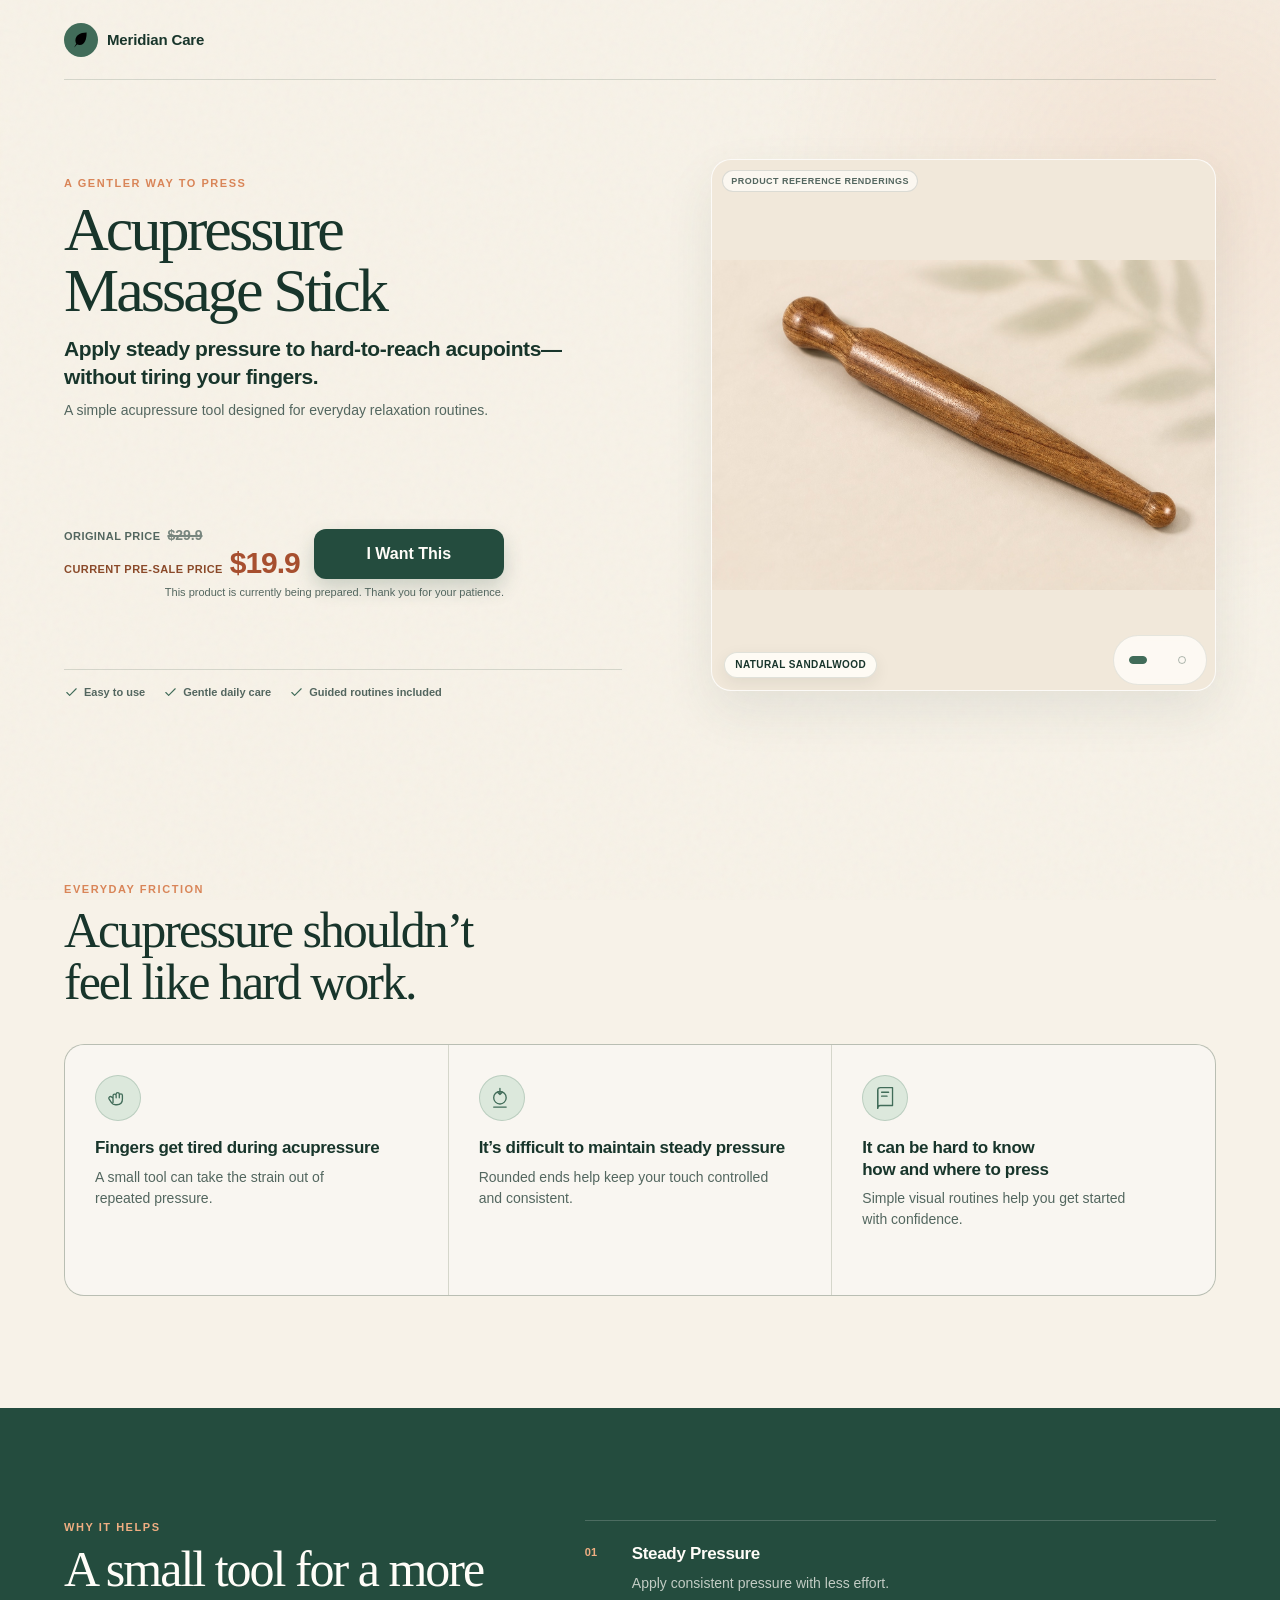
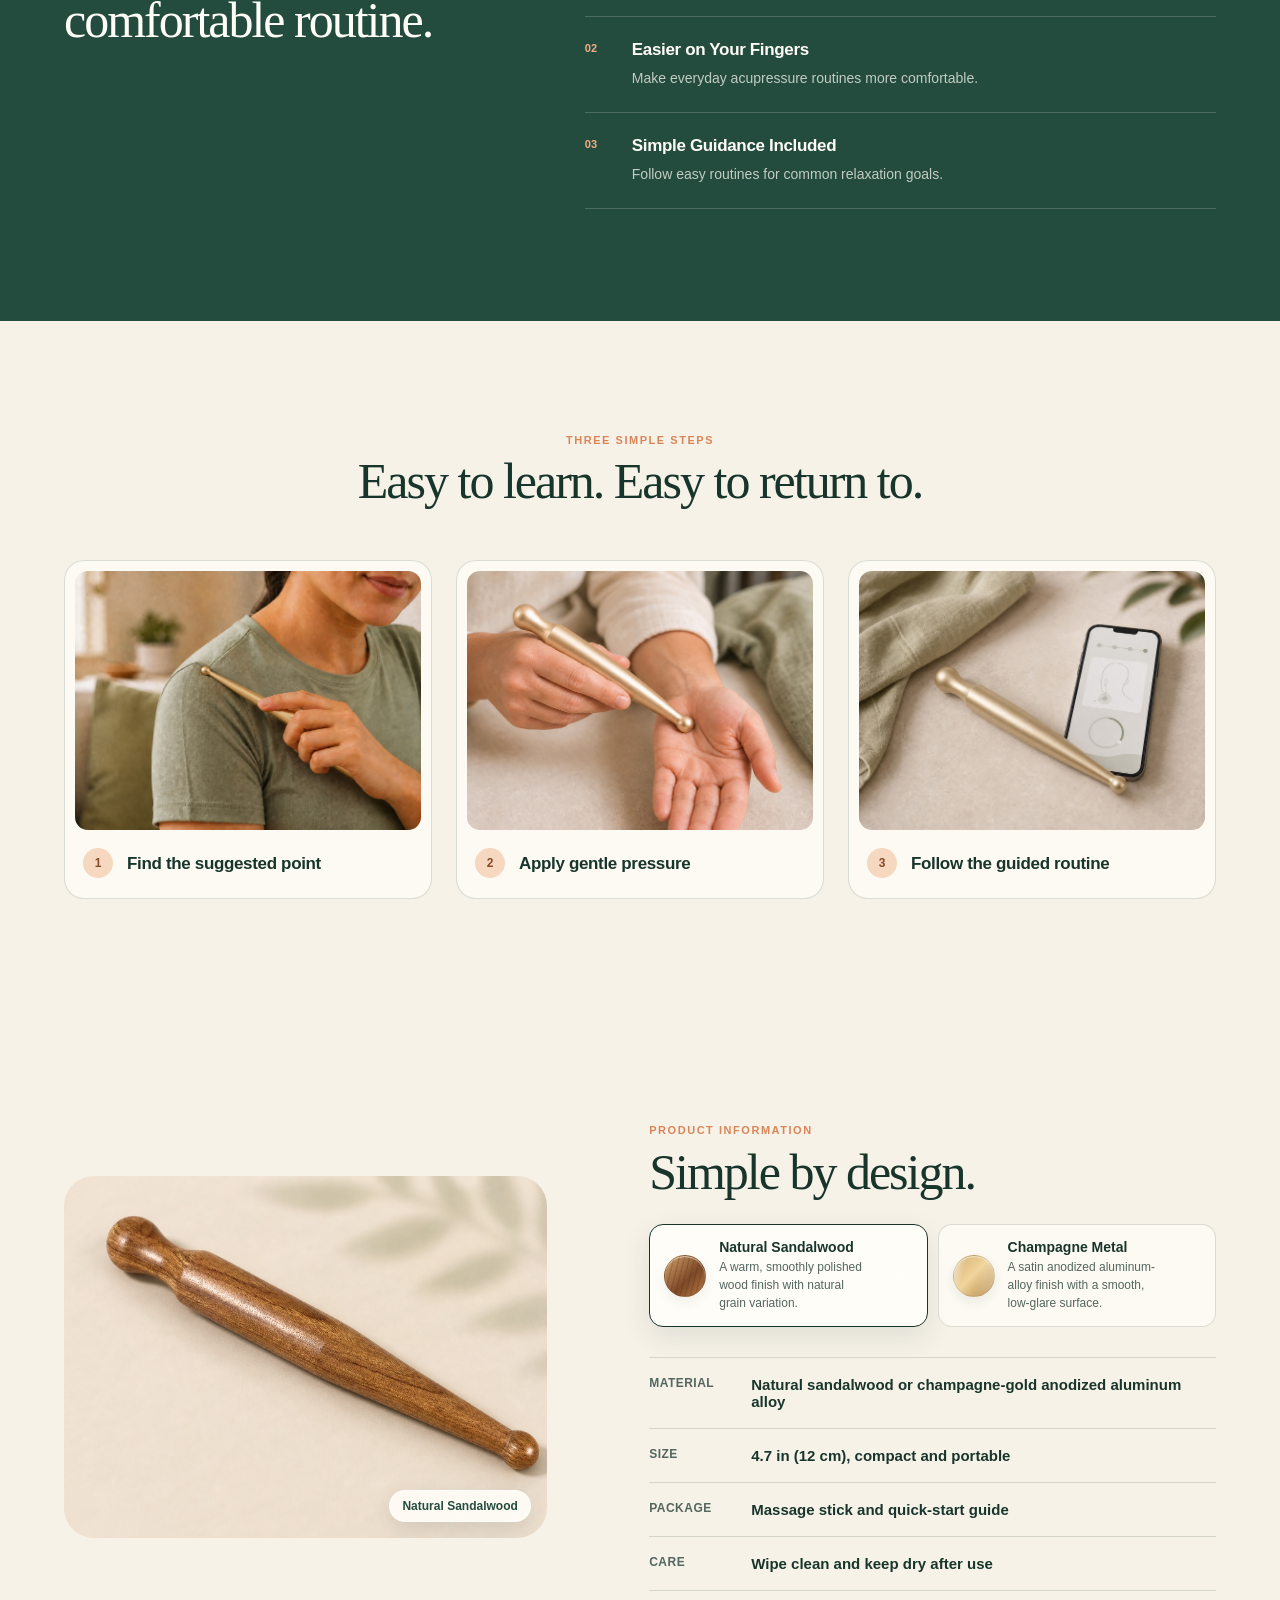
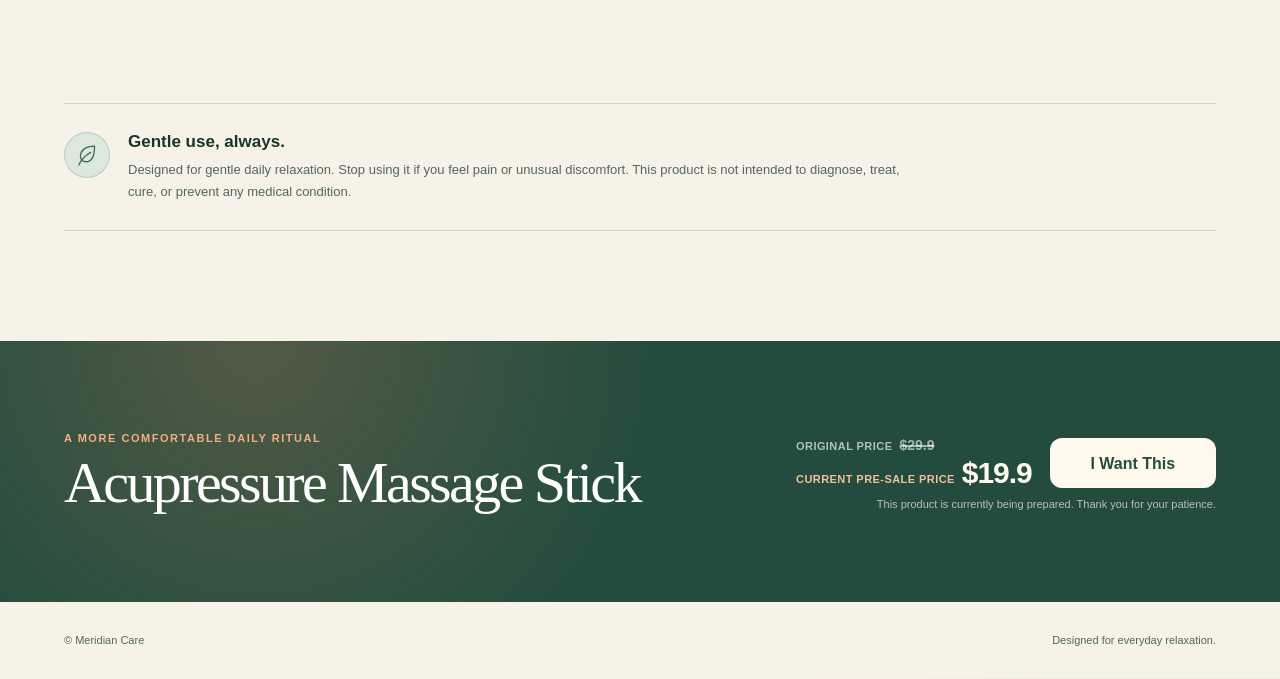
<file: tool/index.html>
<!doctype html>
<html lang="en">
  <head>
    <meta charset="UTF-8" />
    <meta name="viewport" content="width=device-width, initial-scale=1.0" />
    <meta
      name="description"
      content="A simple acupressure massage stick for gentle everyday relaxation routines."
    />
    <meta name="theme-color" content="#f7f2e8" />
    <title>Acupressure Massage Stick | Meridian Care</title>
    <link rel="stylesheet" href="./styles.css" />
  </head>
  <body>
    <a class="skip-link" href="#main-content" data-i18n="skip.content">Skip to content</a>
    <div id="app"></div>
    <div class="modal-layer" data-modal-layer hidden>
      <div class="modal-backdrop" data-modal-backdrop></div>
      <section
        class="interest-modal"
        role="dialog"
        aria-modal="true"
        aria-labelledby="interest-modal-title"
        aria-describedby="interest-modal-copy interest-email-helper"
        tabindex="-1"
        data-interest-modal
      >
        <button
          class="modal-close"
          type="button"
          aria-label="Close dialog"
          data-modal-close
          data-i18n-aria-label="modal.close"
        >
          <svg viewBox="0 0 24 24" aria-hidden="true">
            <path d="M6 6l12 12M18 6 6 18"></path>
          </svg>
        </button>
        <div class="modal-symbol" aria-hidden="true">
          <svg viewBox="0 0 32 32">
            <path d="m8 16 5 5L24 10"></path>
          </svg>
        </div>
        <p class="eyebrow" data-i18n="modal.eyebrow">Interest recorded</p>
        <h2 id="interest-modal-title" data-i18n="modal.title">Thanks for your interest!</h2>
        <p id="interest-modal-copy" data-i18n="modal.copy">
          This product is currently in development. Your response helps us decide whether to
          launch it.
        </p>
        <form class="interest-form" data-interest-form>
          <div class="form-field">
            <label for="interest-email" data-i18n="modal.emailLabel">Email (optional)</label>
            <input
              id="interest-email"
              name="email"
              type="email"
              autocomplete="email"
              inputmode="email"
              placeholder="name@example.com"
              aria-describedby="interest-email-helper"
              data-interest-email
            />
            <p id="interest-email-helper" data-i18n="modal.emailHelper">
              We’ll notify you at this email address as soon as the product becomes available.
            </p>
          </div>
          <button
            class="button button-primary modal-confirm"
            type="submit"
            data-modal-confirm
            data-i18n="modal.confirm"
          >
            Got It
          </button>
        </form>
      </section>
    </div>
    <script defer src="./app.bundle.js"></script>
  </body>
</html>
</file>
<file: styles.css>
:root {
  --app-bg: #f7f4ee;
  --card: rgba(255, 255, 255, 0.86);
  --card-solid: #ffffff;
  --ink: #1f2b24;
  --secondary: #737c74;
  --tertiary: #a3aaa1;
  --green: #5f7f63;
  --green-deep: #3f6448;
  --green-soft: #e5eee3;
  --peach: #f7dfc8;
  --tea: #b9824d;
  --tea-soft: #f5eadb;
  --line: rgba(63, 100, 72, 0.13);
  --shadow: 0 22px 60px rgba(49, 64, 54, 0.18);
}

* {
  box-sizing: border-box;
  -webkit-tap-highlight-color: transparent;
}

body {
  margin: 0;
  min-height: 100vh;
  background:
    radial-gradient(circle at 50% 18%, rgba(247, 223, 200, 0.5), transparent 30%),
    linear-gradient(180deg, #fbf8f2 0%, #ecefe7 100%);
  color: var(--ink);
  font-family:
    -apple-system, BlinkMacSystemFont, "SF Pro Display", "SF Pro Text",
    "PingFang SC", "Hiragino Sans GB", sans-serif;
}

button {
  border: 0;
  background: none;
  color: inherit;
  font: inherit;
  cursor: pointer;
  touch-action: manipulation;
}

button:focus-visible,
[role="button"]:focus-visible,
a:focus-visible,
input:focus-visible,
select:focus-visible,
textarea:focus-visible {
  outline: 3px solid rgba(255, 148, 72, 0.46);
  outline-offset: 3px;
}

button:disabled,
button.disabled,
[role="button"].disabled {
  cursor: not-allowed;
  opacity: 0.48;
}

.ios-stage {
  display: grid;
  place-items: center;
  min-height: 100vh;
  padding: 28px;
}

.iphone {
  position: relative;
  width: 413px;
  height: 872px;
  overflow: hidden;
  border: 10px solid #151a17;
  border-radius: 52px;
  background: var(--app-bg);
  box-shadow: var(--shadow);
}

.dynamic-island {
  position: absolute;
  top: 11px;
  left: 50%;
  z-index: 20;
  width: 116px;
  height: 34px;
  transform: translateX(-50%);
  border-radius: 999px;
  background: #0e110f;
}

.status-bar {
  position: relative;
  z-index: 10;
  display: flex;
  justify-content: space-between;
  align-items: center;
  height: 56px;
  padding: 12px 28px 0;
  font-size: 14px;
  font-weight: 700;
}

.status-icons {
  display: flex;
  gap: 5px;
}

.status-icons i {
  width: 6px;
  height: 6px;
  border-radius: 50%;
  background: var(--ink);
  opacity: 0.78;
}

.screen {
  display: none;
  height: calc(100% - 142px);
  overflow-y: auto;
  padding: 4px 16px 28px;
  scrollbar-width: none;
}

.screen::-webkit-scrollbar {
  display: none;
}

.screen.active {
  display: block;
}

.iphone.routine-active #today > .home-hero,
.iphone.routine-active #today > .hero-card,
.iphone.routine-active #today > .content-block {
  display: none !important;
}

#today {
  height: calc(100% - 56px);
  overflow: hidden;
}

#subscribe {
  height: calc(100% - 56px);
  overflow: hidden;
  padding: 54px 16px 22px;
  background:
    radial-gradient(circle at 50% 29%, rgba(255, 153, 79, 0.16), transparent 34%),
    linear-gradient(180deg, #fffdf9 0%, #f9e2d2 56%, #f5d9c5 100%);
}

.center-screen {
  display: grid;
  align-content: center;
  justify-items: center;
  min-height: 680px;
  padding: 18px;
  text-align: center;
}

.brand-mark {
  display: grid;
  place-items: center;
  width: 78px;
  height: 78px;
  margin-bottom: 18px;
  border-radius: 26px;
  background: linear-gradient(145deg, var(--green-deep), var(--green));
  color: #fffaf2;
  font-size: 34px;
  font-weight: 900;
}

.center-screen h1 {
  margin: 8px 0 12px;
  font-size: 31px;
  line-height: 1.14;
  letter-spacing: 0;
}

.center-screen p {
  margin: 0 0 24px;
  color: var(--secondary);
  font-size: 14px;
  line-height: 1.6;
}

.center-screen small,
.fine-print {
  color: var(--tertiary);
  font-size: 11px;
  line-height: 1.5;
}

.apple-button {
  width: 100%;
  padding: 14px 18px;
  border-radius: 17px;
  background: #111;
  color: #fff;
  font-weight: 800;
}

.tongue-care-screen {
  height: calc(100% - 56px);
  overflow: hidden;
  padding: 16px 20px 14px;
  background:
    radial-gradient(circle at 50% 8%, rgba(255, 250, 242, 0.72), transparent 34%),
    #f9e1cf;
}

.tongue-care-header {
  display: flex;
  align-items: flex-start;
  justify-content: space-between;
  gap: 12px;
  margin-bottom: 10px;
}

.tongue-care-header div {
  display: grid;
  gap: 5px;
  min-width: 0;
}

.tongue-care-header span {
  color: #8a705c;
  font-size: 12px;
  font-weight: 900;
  letter-spacing: 0.08em;
  text-transform: uppercase;
}

.tongue-care-header h1 {
  margin: 0;
  color: #482104;
  font-size: 31px;
  font-weight: 900;
  line-height: 1.05;
  letter-spacing: -0.7px;
}

.tongue-care-header button {
  min-height: 44px;
  padding: 8px 13px;
  border: 1px solid rgba(74, 33, 8, 0.14);
  border-radius: 999px;
  background: rgba(255, 250, 246, 0.78);
  color: #4a2108;
  box-shadow: 0 8px 20px rgba(72, 33, 4, 0.07);
  font-size: 13px;
  font-weight: 800;
  white-space: nowrap;
}

.tongue-care-guide {
  max-width: 330px;
  margin: 0 0 12px;
  color: #6f5745;
  font-size: 14px;
  font-weight: 700;
  line-height: 1.38;
}

.tongue-camera-card {
  position: relative;
  height: 490px;
  overflow: hidden;
  border: 6px solid rgba(255, 250, 246, 0.82);
  border-radius: 28px;
  background:
    radial-gradient(circle at 50% 18%, rgba(255, 255, 255, 0.08), transparent 28%),
    #242426;
  box-shadow: 0 18px 44px rgba(72, 33, 4, 0.12);
}

.tongue-camera-placeholder {
  position: absolute;
  inset: 0;
  display: grid;
  place-items: center;
}

.tongue-camera-status {
  position: absolute;
  top: 16px;
  left: 16px;
  display: none;
  min-height: 32px;
  padding: 7px 12px;
  border: 1px solid rgba(255, 250, 246, 0.14);
  border-radius: 999px;
  background: rgba(255, 250, 246, 0.12);
  color: rgba(255, 250, 246, 0.9);
  font-size: 12px;
  font-weight: 900;
  letter-spacing: 0.01em;
}

.iphone.tongue-authorized .tongue-camera-status {
  display: inline-grid;
  place-items: center;
}

.tongue-outline {
  position: absolute;
  top: 184px;
  left: 50%;
  width: 232px;
  height: 232px;
  transform: translateX(-50%);
  border-right: 3px dashed rgba(255, 255, 255, 0.62);
  border-bottom: 3px dashed rgba(255, 255, 255, 0.62);
  border-left: 3px dashed rgba(255, 255, 255, 0.62);
  border-radius: 0 0 98px 98px;
}

.tongue-permission-message {
  display: none;
  max-width: 245px;
  margin: 0;
  padding: 0 10px;
  color: rgba(255, 255, 255, 0.9);
  font-size: 16px;
  font-weight: 800;
  line-height: 1.45;
  text-align: center;
}

.tongue-permission-retry {
  display: none;
  min-height: 44px;
  margin-top: 18px;
  padding: 10px 18px;
  border-radius: 999px;
  background: #fffaf2;
  color: #482104;
  font-size: 14px;
  font-weight: 900;
}

.iphone.tongue-denied .tongue-outline {
  opacity: 0.18;
}

.iphone.tongue-denied .tongue-camera-placeholder {
  align-content: center;
  justify-items: center;
}

.iphone.tongue-denied .tongue-permission-message,
.iphone.tongue-denied .tongue-permission-retry {
  display: block;
}

.iphone:not(.tongue-authorized) .tongue-shutter {
  opacity: 0.45;
}

.iphone.tongue-scanning .tongue-camera-status {
  display: none;
}

.tongue-shutter {
  display: grid;
  place-items: center;
  width: 64px;
  height: 64px;
  margin: 10px auto 3px;
  border: 7px solid rgba(255, 250, 246, 0.98);
  border-radius: 50%;
  background: rgba(255, 157, 84, 0.14);
  box-shadow: 0 12px 26px rgba(72, 33, 4, 0.12);
  transition: transform 180ms ease, opacity 180ms ease, box-shadow 180ms ease;
}

.tongue-shutter:active {
  transform: scale(0.96);
}

.tongue-shutter span {
  width: 44px;
  height: 44px;
  border-radius: 50%;
  background: #fffaf2;
}

.tongue-shutter-label {
  display: block;
  color: #482104;
  font-size: 16px;
  font-weight: 800;
  line-height: 1.2;
  text-align: center;
}

.tongue-scan-layer {
  position: absolute;
  inset: 0;
  display: none;
  place-items: center;
  background: rgba(36, 36, 38, 0.88);
}

.tongue-scan-layer span {
  position: absolute;
  top: 0;
  right: 0;
  left: 0;
  height: 3px;
  background: linear-gradient(90deg, transparent, rgba(255, 157, 84, 0.95), transparent);
  box-shadow: 0 0 22px rgba(255, 157, 84, 0.84);
  animation: tongueScanMove 1.2s ease-in-out infinite;
}

.tongue-scan-layer strong {
  width: 245px;
  color: #fff;
  font-size: 18px;
  font-weight: 900;
  line-height: 1.45;
  text-align: center;
}

.iphone.tongue-scanning .tongue-scan-layer {
  display: grid;
}

.iphone.tongue-scanning .tongue-shutter,
.iphone.tongue-scanning .tongue-shutter-label {
  opacity: 0.35;
}

.tongue-permission-modal {
  display: none;
}

.iphone.tongue-permission-open .tongue-permission-modal {
  display: grid;
}

.tongue-report-screen {
  display: none;
  grid-template-rows: auto auto auto 1fr auto;
  gap: 12px;
  position: relative;
  height: calc(100% - 56px);
  padding: 10px 16px 24px;
  background:
    radial-gradient(circle at 50% 14%, rgba(255, 157, 84, 0.16), transparent 34%),
    #f9e1cf;
}

.tongue-report-screen.active {
  display: grid;
}

.tongue-report-screen .plan-nav {
  display: grid;
  grid-template-columns: auto 1fr auto;
  gap: 8px 10px;
  align-items: start;
}

.tongue-report-screen .plan-nav .top-action {
  grid-column: 1;
  grid-row: 1;
}

.tongue-report-screen .plan-nav > div {
  grid-column: 1 / -1;
  grid-row: 2;
}

.report-info-button {
  display: grid;
  place-items: center;
  flex: 0 0 auto;
  grid-column: 3;
  grid-row: 1;
  justify-self: end;
  width: 38px;
  height: 38px;
  margin-left: auto;
  border: 1px solid rgba(72, 33, 4, 0.1);
  border-radius: 50%;
  background: rgba(255, 250, 246, 0.78);
  color: #482104;
  font-size: 17px;
  font-weight: 900;
  box-shadow: 0 10px 24px rgba(72, 33, 4, 0.08);
}

.report-info-button:active {
  transform: scale(0.96);
}

.tongue-disclaimer-popover {
  position: absolute;
  top: 68px;
  right: 16px;
  z-index: 40;
  display: grid;
  gap: 7px;
  width: min(300px, calc(100% - 32px));
  padding: 14px 16px;
  border: 1px solid rgba(72, 33, 4, 0.1);
  border-radius: 20px;
  background: rgba(255, 252, 248, 0.96);
  box-shadow: 0 18px 44px rgba(72, 33, 4, 0.16);
  opacity: 0;
  pointer-events: none;
  transform: translateY(-6px) scale(0.98);
  transition: opacity 180ms ease, transform 180ms ease;
}

.tongue-disclaimer-popover::before {
  position: absolute;
  top: -7px;
  right: 20px;
  width: 14px;
  height: 14px;
  background: rgba(255, 252, 248, 0.96);
  border-top: 1px solid rgba(72, 33, 4, 0.1);
  border-left: 1px solid rgba(72, 33, 4, 0.1);
  transform: rotate(45deg);
  content: "";
}

.tongue-disclaimer-popover strong {
  color: #482104;
  font-size: 13px;
  font-weight: 900;
  line-height: 1.2;
}

.tongue-disclaimer-popover p {
  margin: 0;
  color: #6f5745;
  font-size: 12px;
  font-weight: 700;
  line-height: 1.45;
}

.iphone.tongue-disclaimer-open .tongue-disclaimer-popover {
  opacity: 1;
  pointer-events: auto;
  transform: translateY(0) scale(1);
}

.tongue-report-hero {
  display: grid;
  gap: 8px;
  padding: 18px 18px 20px;
  border: 1px solid rgba(72, 33, 4, 0.08);
  border-radius: 28px;
  background:
    linear-gradient(145deg, rgba(255, 250, 246, 0.92), rgba(255, 239, 222, 0.82));
  box-shadow: 0 14px 34px rgba(72, 33, 4, 0.08);
}

.tongue-report-hero span,
.tongue-report-list b,
.tongue-report-list-head span {
  color: #8a705c;
  font-size: 12px;
  font-weight: 900;
}

.tongue-report-hero h2 {
  margin: 0;
  color: #482104;
  font-size: 27px;
  line-height: 1.12;
  letter-spacing: -0.6px;
}

.tongue-signal-list {
  display: flex;
  flex-wrap: wrap;
  gap: 6px;
  margin: 0;
  padding: 0;
  list-style: none;
}

.tongue-signal-list li {
  padding: 7px 10px;
  border-radius: 999px;
  background: rgba(255, 157, 84, 0.17);
  color: #482104;
  font-size: 12px;
  font-weight: 850;
  line-height: 1;
}

.tongue-report-hero p,
.tongue-report-list p {
  margin: 0;
  color: #6f5745;
  font-size: 14px;
  line-height: 1.45;
}

.tongue-report-list {
  display: grid;
  gap: 8px;
  position: relative;
  overflow: hidden;
  padding: 14px;
  border: 1px solid rgba(72, 33, 4, 0.08);
  border-radius: 24px;
  background: rgba(255, 250, 246, 0.58);
}

.tongue-report-list-head {
  display: grid;
  gap: 4px;
}

.tongue-report-list-head strong {
  color: #482104;
  font-size: 15px;
  line-height: 1.25;
}

.locked-point-preview {
  display: grid;
  gap: 8px;
  filter: blur(5px);
  opacity: 0.72;
  pointer-events: none;
  user-select: none;
}

.locked-point-preview article {
  display: grid;
  gap: 5px;
  padding: 12px 14px;
  border: 1px solid rgba(72, 33, 4, 0.07);
  border-radius: 18px;
  background: rgba(255, 250, 246, 0.82);
}

.locked-point-preview::after {
  content: "";
  position: absolute;
  inset: 42px 10px 10px;
  border-radius: 20px;
  background: linear-gradient(180deg, rgba(255, 250, 246, 0.08), rgba(255, 239, 222, 0.5));
}

.tongue-report-subscribe-note {
  align-self: end;
  margin: 0;
  color: #6f5745;
  font-size: 13px;
  font-weight: 800;
  line-height: 1.35;
  text-align: center;
}

.tongue-report-screen .ios-primary {
  align-self: end;
  margin-top: 0;
  background: #fe9d54;
  color: #482104;
}

.compact-nav {
  display: flex;
  justify-content: flex-end;
  min-height: 34px;
  margin-bottom: 8px;
}

.text-button,
.ghost-button {
  min-height: 44px;
  padding: 8px 10px;
  border-radius: 14px;
  color: var(--green-deep);
  font-weight: 800;
}

.paywall-hero {
  display: grid;
  gap: 8px;
  padding: 18px;
  border-radius: 26px;
  background:
    linear-gradient(145deg, rgba(95, 127, 99, 0.96), rgba(63, 100, 72, 0.98)),
    var(--green);
  color: #fffaf2;
}

.paywall-hero span,
.paywall-hero p {
  color: rgba(255, 250, 242, 0.78);
}

.paywall-hero h1 {
  margin: 0;
  font-size: 28px;
  line-height: 1.12;
}

.paywall-hero p {
  margin: 0;
  font-size: 13px;
  line-height: 1.45;
}

.benefit-list {
  display: grid;
  gap: 8px;
  margin-top: 12px;
}

.benefit-combined {
  display: grid;
  gap: 12px;
}

.benefit-combined div + div {
  padding-top: 12px;
  border-top: 1px solid var(--line);
}

.benefit-list article,
.locked-card,
.chat-card {
  padding: 14px;
  border: 1px solid var(--line);
  border-radius: 20px;
  background: var(--card-solid);
}

.benefit-list strong,
.locked-card h2,
.chat-card h2 {
  display: block;
  margin: 0;
  font-size: 17px;
}

.benefit-combined strong {
  display: flex;
  gap: 8px;
  align-items: center;
}

.benefit-icon {
  position: relative;
  display: inline-grid;
  place-items: center;
  flex: 0 0 auto;
  width: 24px;
  height: 24px;
  border-radius: 9px;
  background: var(--green-soft);
}

.benefit-icon::before {
  display: block;
  width: 11px;
  height: 11px;
  border: 2px solid var(--green-deep);
  border-radius: 50%;
  content: "";
}

.benefit-icon.plan::before {
  border-radius: 3px;
}

.benefit-icon.guide::before {
  width: 6px;
  height: 12px;
  border-radius: 999px;
}

.benefit-icon.progress::before {
  width: 12px;
  height: 7px;
  border-top: 0;
  border-right: 0;
  border-radius: 0;
  transform: rotate(-45deg);
}

.benefit-list p,
.locked-card p,
.chat-card p {
  margin: 5px 0 0;
  color: var(--secondary);
  font-size: 12px;
  line-height: 1.45;
}

.plan-options {
  display: grid;
  gap: 9px;
  margin-top: 12px;
}

.plan-option {
  position: relative;
  display: flex;
  justify-content: space-between;
  gap: 12px;
  align-items: center;
  min-height: 64px;
  padding: 14px;
  border: 1px solid var(--line);
  border-radius: 20px;
  background: var(--card-solid);
  text-align: left;
}

.plan-option.selected {
  border-color: rgba(63, 100, 72, 0.45);
  background: var(--green-soft);
}

.plan-option:not(.selected) em {
  display: none;
}

.plan-option span {
  color: var(--green-deep);
  font-size: 15px;
  font-weight: 950;
  letter-spacing: 0.01em;
}

.plan-option.selected span {
  color: var(--green-deep);
}

.plan-option strong {
  font-size: 18px;
}

.price-stack {
  display: grid;
  gap: 3px;
  justify-items: end;
}

.price-stack strong {
  font-size: 20px;
  line-height: 1;
}

.price-stack small {
  color: var(--secondary);
  font-size: 11px;
  font-weight: 800;
}

.plan-option em {
  position: absolute;
  top: -9px;
  right: 14px;
  padding: 5px 9px;
  border-radius: 999px;
  background: var(--peach);
  color: #8d5b33;
  font-size: 11px;
  font-style: normal;
  font-weight: 900;
}

.paywall-links {
  margin-top: 12px;
}

.paywall-close-row {
  position: absolute;
  top: 54px;
  right: 16px;
  left: 16px;
  z-index: 32;
  min-height: 44px;
  padding: 0;
}

#subscribe .text-button {
  margin-left: auto;
  color: rgba(74, 33, 8, 0.64);
  background: rgba(255, 250, 242, 0.56);
}

#subscribe .paywall-hero {
  display: grid;
  gap: 10px;
  margin-top: 76px;
  padding: 0 24px;
  border: 0;
  border-radius: 0;
  background: transparent;
  color: #482104;
  box-shadow: none;
  text-align: center;
}

#subscribe .paywall-hero span {
  color: #8a705c;
  font-size: 20px;
  font-weight: 800;
  line-height: 24px;
  letter-spacing: -0.4px;
}

#subscribe .paywall-hero h1 {
  margin: 0 auto;
  max-width: 330px;
  color: #482104;
  font-size: 32px;
  font-weight: 900;
  line-height: 38px;
  letter-spacing: -0.96px;
}

#subscribe .paywall-benefits {
  margin-top: 30px;
}

#subscribe .benefit-combined {
  gap: 15px;
  padding: 0 16px;
  border: 0;
  background: transparent;
  box-shadow: none;
}

#subscribe .benefit-combined div + div {
  padding-top: 0;
  border-top: 0;
}

#subscribe .benefit-combined strong {
  align-items: flex-start;
  color: #482104;
  font-size: 19px;
  font-weight: 500;
  line-height: 23px;
  letter-spacing: -0.2px;
}

.benefit-dot {
  position: relative;
  display: inline-block;
  flex: 0 0 auto;
  width: 14px;
  height: 14px;
  margin-top: 4px;
  border-radius: 50%;
  background: #ff9b52;
}

.benefit-dot::after {
  position: absolute;
  inset: 3px;
  border: 1.5px solid rgba(255, 255, 255, 0.84);
  border-left-color: transparent;
  border-radius: inherit;
  content: "";
}

#subscribe .plan-options {
  gap: 10px;
  margin-top: 34px;
}

#subscribe .plan-option[data-plan-option="annual"] {
  order: 1;
}

#subscribe .plan-option[data-plan-option="monthly"] {
  order: 2;
}

#subscribe .plan-option {
  min-height: 80px;
  padding: 16px 22px;
  border: 0;
  border-radius: 22px;
  background: #f3c49f;
  box-shadow: none;
}

#subscribe .plan-option.selected {
  border: 3px solid #ff9448;
  background: rgba(255, 250, 246, 0.82);
}

#subscribe .plan-option span {
  color: #482104;
  font-size: 22px;
  font-weight: 500;
  line-height: 26px;
}

#subscribe .plan-option strong,
#subscribe .price-stack strong {
  color: #482104;
  font-size: 21px;
  font-weight: 500;
  line-height: 24px;
}

#subscribe .price-stack small {
  color: #8a705c;
  font-size: 16px;
  font-weight: 500;
  line-height: 19px;
}

#subscribe .plan-option em {
  top: -16px;
  right: 22px;
  padding: 6px 16px;
  background: #ff9b52;
  color: #482104;
  font-size: 16px;
  font-weight: 500;
  line-height: 19px;
}

#subscribe .fine-print {
  margin: 9px 16px 0;
  color: rgba(74, 33, 8, 0.56);
  font-size: 12px;
  font-weight: 700;
  line-height: 1.35;
  text-align: center;
}

#subscribe > .ios-primary {
  min-height: 58px;
  margin: 12px 0 0;
  border-radius: 999px;
  background: #ff9b52;
  color: #482104;
  box-shadow: none;
  font-size: 20px;
}

#subscribe .paywall-links {
  margin-top: 14px;
  color: #8a705c;
  font-size: 15px;
  font-weight: 500;
}

.not-subscribed-home {
  grid-template-rows: auto auto 1fr auto;
}

.not-subscribed-home .home-plan-intro {
  z-index: 3;
}

.not-subscribed-home .home-illustration {
  z-index: 1;
  margin: -14px -34px -42px;
}

.not-subscribed-home .wellness-figure {
  width: 390px;
  height: 390px;
}

.unsubscribed-action-card {
  display: grid;
  gap: 16px;
  margin-top: auto;
  padding: 26px 24px 32px;
  border-radius: 42px;
  background: rgba(255, 255, 255, 0.98);
}

/* Final 1.1 alignment: preserve the newer Explore and Wellness Tree features
   while restoring the source file's calm, content-first mobile rhythm. */
#today {
  overflow-y: auto;
  overscroll-behavior-y: contain;
}

#today .home-hero {
  min-height: 100%;
  overflow: visible;
}

button,
[role="button"] {
  letter-spacing: 0;
  text-transform: none;
}

.home-discovery {
  gap: 7px;
  padding-left: 16px;
}

.home-discovery-head {
  padding-right: 16px;
}

.home-discovery-head span {
  font-size: 15px;
  line-height: 20px;
}

.home-discovery-head small {
  color: rgba(74, 33, 8, 0.58);
  font-size: 12px;
  font-weight: 650;
}

.home-discovery-rail {
  grid-auto-columns: minmax(224px, 64%);
  gap: 8px;
  padding-bottom: 5px;
}

.home-explore-card {
  min-height: 84px;
  gap: 4px;
  padding: 11px 13px;
  border-radius: 20px;
  background: rgba(255, 248, 240, 0.74);
  box-shadow: none;
}

.home-explore-card.compact {
  background: rgba(247, 207, 173, 0.58);
}

.home-explore-card::after {
  top: 13px;
  right: 14px;
  width: 6px;
  height: 6px;
}

.home-explore-card span {
  padding: 3px 7px;
  color: rgba(74, 33, 8, 0.62);
  font-size: 10px;
}

.home-explore-card strong {
  font-size: 18px;
  line-height: 22px;
  letter-spacing: -0.45px;
}

.home-explore-card small {
  overflow: hidden;
  color: rgba(74, 33, 8, 0.6);
  font-size: 11px;
  line-height: 14px;
  white-space: nowrap;
  text-overflow: ellipsis;
}

.home-explore-card.selected {
  border-color: rgba(255, 148, 72, 0.48);
  background: rgba(255, 253, 248, 0.92);
  box-shadow: inset 0 0 0 1px rgba(255, 148, 72, 0.08);
}

.home-illustration {
  margin: -8px -32px -16px;
}

.wellness-figure {
  width: 252px;
  height: 252px;
}

.home-action-card,
.unsubscribed-action-card {
  gap: 10px;
  padding: 22px 24px 16px;
  border-radius: 36px 36px 0 0;
  background: rgba(255, 255, 255, 0.98);
}

.home-card-plan-heading {
  gap: 3px;
  padding-bottom: 2px;
}

.home-card-plan-heading span {
  font-size: 16px;
  line-height: 20px;
}

.home-card-plan-heading h2,
.home-action-card .home-card-plan-heading h2,
.unsubscribed-action-card .home-card-plan-heading h2 {
  font-size: 30px;
  line-height: 36px;
  letter-spacing: -0.9px;
}

.home-action-meta {
  color: #8a705c;
  font-size: 17px;
  line-height: 22px;
}

.home-action-card > div:not(.home-card-plan-heading):not(.home-action-meta) h2 {
  font-size: 23px;
  line-height: 28px;
  letter-spacing: -0.55px;
}

.home-checkin-button {
  min-height: 62px;
  border-radius: 999px;
  background: #ff9d54;
  color: #482104;
  box-shadow: none;
  font-size: 20px;
  font-weight: 800;
}

.home-history-strip {
  min-height: 40px;
  padding: 7px 8px;
  border-bottom: 1px solid rgba(138, 112, 92, 0.2);
  border-radius: 0;
  background: transparent;
  font-size: 15px;
}

.home-week-dots {
  padding: 4px 0;
  border-radius: 0;
  background: transparent;
}

.home-week-dots span {
  width: 24px;
  height: 24px;
  font-size: 15px;
}

.home-action-card .growth-card {
  min-height: 62px;
  margin-top: 2px;
  padding: 9px 11px 9px 13px;
  border-radius: 18px;
}

.plan-intro {
  display: block;
  margin-bottom: 5px;
  color: #8a705c;
  font-size: 16px;
  font-weight: 650;
  line-height: 20px;
}

#plan-step-1 .rating-card {
  display: none;
}

#plan-step-1 .feedback-grid {
  grid-template-columns: 1fr;
  gap: 8px;
  margin-top: 14px;
}

#plan-step-1 .feedback-chip {
  min-height: 58px;
  padding: 13px 22px;
  border: 1px solid transparent;
  border-radius: 22px;
  background: #f6c8a6;
  box-shadow: none;
  color: #482104;
  font-size: 18px;
  font-weight: 650;
}

#plan-step-1 .feedback-chip.active {
  border: 2px solid #ff9d54;
  background: #fffaf6;
  box-shadow: none;
}

#plan-step-1 .ios-primary,
#plan-step-2 .ios-primary,
#plan-step-3 .ios-primary,
#plan-result .ios-primary {
  min-height: 62px;
  border-radius: 999px;
  background: #ff9d54;
  color: #482104;
  box-shadow: none;
  font-size: 18px;
}

/* Final cascade anchor: legacy prototype layers precede this block. */
.iphone,
.iphone button,
.iphone input,
.iphone textarea {
  font-family: var(--figma-font);
}

.iphone { background: var(--figma-bg); }
.iphone .screen { color: var(--figma-ink); }

.iphone .ios-primary,
.iphone .home-checkin-button {
  min-height: 64px;
  border-radius: var(--figma-radius-control);
  background: var(--figma-accent);
  color: var(--figma-ink);
  box-shadow: none;
  font-size: 20px;
  font-weight: 700;
  line-height: 24px;
}

.iphone .ios-primary:disabled,
.iphone .home-checkin-button:disabled {
  background: var(--figma-bg-strong);
  color: rgba(72, 33, 4, 0.54);
  opacity: 1;
}

#today { background: var(--figma-bg); }
#today .home-hero {
  gap: 12px;
  min-height: 100%;
  padding: 6px 0 0;
  background: var(--figma-bg);
}

.home-welcome { min-height: 48px; padding: 0 16px; }
.profile-chip { gap: 8px; padding: 8px 16px; background: transparent; }
.profile-chip span { width: 32px; height: 32px; border: 0; background: var(--figma-surface); color: var(--figma-ink); }
.profile-chip strong { gap: 3px; color: var(--figma-ink); font-size: 18px; font-weight: 500; line-height: 22px; }
.profile-chip em,
.profile-chip i { color: var(--figma-muted); font-size: 15px; font-weight: 500; line-height: 20px; }

.home-discovery { gap: 8px; padding-left: 16px; }
.home-discovery-head { padding-right: 16px; }
.home-discovery-head span { color: var(--figma-ink); font-size: 18px; font-weight: 700; line-height: 22px; }
.home-discovery-head small { color: var(--figma-muted); font-size: 12px; font-weight: 500; }
.home-discovery-rail { grid-auto-columns: minmax(218px, 62%); gap: 10px; padding: 0 16px 4px 0; }
.home-explore-card,
.home-explore-card.compact {
  min-height: 92px;
  gap: 5px;
  padding: 14px;
  border: 1px solid rgba(255, 255, 255, 0.8);
  border-radius: 20px;
  background: rgba(255, 250, 246, 0.76);
  box-shadow: none;
}
.home-explore-card.compact { background: rgba(244, 198, 164, 0.66); }
.home-explore-card.selected { border-color: var(--figma-accent); background: var(--figma-surface-soft); box-shadow: inset 0 0 0 1px var(--figma-accent); }
.home-explore-card span { padding: 0; background: transparent; color: var(--figma-muted); font-size: 12px; font-weight: 500; line-height: 16px; }
.home-explore-card strong { color: var(--figma-ink); font-size: 18px; font-weight: 700; line-height: 22px; letter-spacing: -0.18px; }
.home-explore-card small { color: var(--figma-muted); font-size: 12px; font-weight: 500; line-height: 16px; }
.home-illustration { display: grid; min-height: 210px; margin: -6px -32px -18px; place-items: center; }
.wellness-figure,
.not-subscribed-home .wellness-figure { width: min(320px, 82vw); height: min(320px, 82vw); filter: none; mix-blend-mode: normal; }

.home-action-card,
.unsubscribed-action-card {
  gap: 16px;
  margin: 0 16px;
  padding: 32px 24px 20px;
  border: 0;
  border-radius: var(--figma-radius-card) var(--figma-radius-card) 0 0;
  background: var(--figma-surface);
  box-shadow: none;
}
.home-card-plan-heading { gap: 8px; padding: 0; }
.home-card-plan-heading span { color: var(--figma-muted); font-size: 20px; font-weight: 700; line-height: 24px; }
.home-card-plan-heading h2,
.home-action-card .home-card-plan-heading h2,
.unsubscribed-action-card .home-card-plan-heading h2 { color: var(--figma-ink); font-size: 32px; font-weight: 700; line-height: 38px; letter-spacing: -0.96px; }
.home-action-meta { color: var(--figma-muted); font-size: 18px; font-weight: 500; line-height: 22px; }
.home-action-card > div:not(.home-card-plan-heading):not(.home-action-meta) h2 { color: var(--figma-ink); font-size: 24px; font-weight: 700; line-height: 28px; letter-spacing: -0.48px; }
.home-history-strip { min-height: 30px; padding: 0 0 8px; border-bottom: 0; border-radius: 0; background: transparent; color: var(--figma-muted); font-size: 15px; font-weight: 500; line-height: 20px; }
.home-history-strip strong { color: inherit; font-weight: 500; }
.home-week-dots { padding: 4px; border-radius: 32px; background: var(--figma-bg); }
.home-week-dots span { width: 24px; height: 24px; color: var(--figma-muted); font-size: 15px; font-weight: 500; line-height: 20px; }
.home-week-dots span.soft { background: var(--figma-bg-strong); color: var(--figma-ink); }
.home-week-dots span.active,
.home-week-dots span.done { background: var(--figma-accent); color: var(--figma-ink); }
.home-action-card .growth-card { grid-template-columns: minmax(0, 1fr) auto 42px; min-height: 68px; margin: 0; padding: 10px 12px 10px 14px; border: 1px solid var(--figma-line); border-radius: 20px; background: var(--figma-surface-soft); }
.home-action-card .growth-copy span,
.home-action-card .growth-copy small,
.growth-link-label { color: var(--figma-muted); font-weight: 500; }
.home-action-card .growth-copy h2 { color: var(--figma-ink); font-size: 15px; font-weight: 700; line-height: 20px; }
.journey-mini-progress { background: rgba(244, 198, 164, 0.72); }
.journey-mini-progress i { background: var(--figma-accent); }

#plan-step-1,
#plan-step-2,
#plan-step-3,
#plan-result,
#explore-plan-detail,
#milestone-detail { min-height: calc(100% - 56px); padding: 8px 16px 24px; background: var(--figma-bg); }
.plan-nav,
.ios-nav.plan-nav { gap: 12px; margin: 0 0 20px; padding: 0; }
.plan-nav .top-action,
.ios-nav:has([data-back]) .top-action { min-height: 36px; padding: 6px 2px; background: transparent; color: var(--figma-muted); font-size: 15px; font-weight: 500; line-height: 20px; }
.plan-nav .plan-intro,
.plan-nav .nav-caption { color: var(--figma-muted); font-size: 15px; font-weight: 500; line-height: 20px; }
.plan-nav h1,
.ios-nav h1 { margin: 8px 0 0; color: var(--figma-ink); font-size: 24px; font-weight: 700; line-height: 28px; letter-spacing: -0.48px; }
#plan-step-1 .feedback-grid { gap: 8px; margin-top: 0; }
#plan-step-1 .feedback-chip { min-height: 64px; padding: 20px 24px; border: 1px solid transparent; border-radius: 20px; background: var(--figma-bg-strong); color: var(--figma-ink); box-shadow: none; font-size: 18px; font-weight: 500; line-height: 22px; }
#plan-step-1 .feedback-chip.active { border: 2px solid var(--figma-accent); background: var(--figma-surface); color: var(--figma-ink); }
#plan-step-1 .bottom-action,
#plan-step-2 .bottom-action,
#plan-step-3 .bottom-action,
#plan-result .bottom-action { margin-top: 24px; }
.rating-card,
.selected-focus,
.content-block,
.status-grid button,
.time-options button,
.advanced-grid button,
.explore-detail-hero,
.explore-detail-card,
.explore-point-list article,
.milestone-overview,
.milestone-row { border-color: var(--figma-line); background: var(--figma-surface); box-shadow: none; }
.rating-card { padding: 20px; border-radius: 20px; }
.rating-card h2,
.selected-focus strong,
.content-block h2 { color: var(--figma-ink); }
.status-grid button,
.time-options button,
.advanced-grid button { min-height: 56px; padding: 16px 18px; border-radius: 18px; color: var(--figma-ink); font-size: 16px; font-weight: 500; }
.status-grid button.active,
.time-options button.selected,
.advanced-grid button.active { border-color: var(--figma-accent); background: var(--figma-surface-soft); box-shadow: inset 0 0 0 1px var(--figma-accent); color: var(--figma-ink); }
.plan-footer { color: var(--figma-muted); font-size: 12px; font-weight: 500; }

.tongue-care-screen { padding: 8px 16px 14px; background: var(--figma-bg); }
.tongue-care-header { align-items: center; margin-bottom: 12px; }
.tongue-care-header div { gap: 4px; }
.tongue-care-header span { color: var(--figma-muted); font-size: 15px; font-weight: 500; letter-spacing: 0; text-transform: none; }
.tongue-care-header h1 { color: var(--figma-ink); font-size: 24px; font-weight: 700; line-height: 28px; letter-spacing: -0.48px; }
.tongue-care-header button { min-height: 48px; padding: 12px 16px; border: 0; border-radius: var(--figma-radius-control); background: var(--figma-bg-strong); color: var(--figma-ink); box-shadow: none; font-size: 14px; font-weight: 500; }
.tongue-care-guide { max-width: 398px; margin: 0 0 16px; color: var(--figma-ink); font-size: 16px; font-weight: 500; line-height: 22px; }
.tongue-camera-card { height: min(56vh, 568px); min-height: 452px; border: 0; border-radius: 8px; background: #242426; box-shadow: none; }
.tongue-outline { top: 30%; width: 50%; height: 44%; border-width: 3px; }
.tongue-shutter { width: 64px; height: 64px; margin: 16px auto 4px; border-color: var(--figma-surface); background: rgba(255, 255, 255, 0.24); box-shadow: none; }
.tongue-shutter span { background: #f4f1f2; }
.tongue-shutter-label { color: var(--figma-ink); font-size: 18px; font-weight: 700; line-height: 22px; }
.tongue-scan-layer strong { font-size: 18px; font-weight: 700; }

.tongue-report-screen { gap: 16px; padding: 10px 16px 16px; background: var(--figma-bg); }
.tongue-report-nav h1 { color: var(--figma-ink); font-size: 24px; font-weight: 700; line-height: 28px; letter-spacing: -0.48px; }
.tongue-report-nav .report-info-button { width: 24px; height: 24px; border: 1px solid var(--figma-ink); background: transparent; color: var(--figma-ink); font-size: 13px; font-weight: 700; }
.tongue-report-hero { gap: 10px; padding: 24px; border: 1px solid #f4c29c; border-radius: 18px; background: transparent; box-shadow: none; }
.tongue-report-hero span,
.tongue-report-list b,
.tongue-report-list-head span { color: var(--figma-muted); font-size: 15px; font-weight: 500; line-height: 20px; }
.tongue-report-hero h2 { color: var(--figma-ink); font-size: 24px; font-weight: 700; line-height: 28px; letter-spacing: -0.48px; }
.tongue-signal-list li { padding: 6px 8px; border-radius: 8px; background: var(--figma-bg-strong); color: var(--figma-ink); font-size: 15px; font-weight: 500; line-height: 20px; }
.tongue-report-hero p,
.tongue-report-list p,
.tongue-report-subscribe-note { color: var(--figma-ink); font-size: 16px; font-weight: 500; line-height: 22px; }
.tongue-report-list { padding: 24px; border: 0; border-radius: 18px; background: var(--figma-surface); }
.tongue-report-list-head strong { color: var(--figma-ink); font-size: 20px; font-weight: 700; line-height: 24px; }
.tongue-report-actions { grid-template-columns: 94px minmax(0, 1fr); gap: 8px; }
.tongue-report-back,
.tongue-report-actions .ios-primary { min-height: 64px; border-radius: var(--figma-radius-control); font-size: 18px; font-weight: 700; }
.tongue-report-back { background: var(--figma-bg-strong); color: var(--figma-ink); }

/* Home plan summary and Figma-aligned profile sheet. */
.home-card-plan-heading {
  display: flex;
  align-items: baseline;
  gap: 6px;
  min-width: 0;
}

.home-card-plan-heading span {
  flex: 0 1 auto;
  color: var(--figma-muted);
  font-size: 16px;
  font-weight: 700;
  line-height: 22px;
  white-space: nowrap;
}

.home-card-plan-heading h2,
.home-action-card .home-card-plan-heading h2,
.unsubscribed-action-card .home-card-plan-heading h2 {
  min-width: 0;
  color: var(--figma-ink);
  font-size: 24px;
  font-weight: 700;
  line-height: 28px;
  letter-spacing: -0.48px;
  white-space: nowrap;
}

.home-history-strip {
  min-height: 24px;
  padding: 0 2px 3px;
  font-size: 13px;
  line-height: 18px;
}

.home-week-dots {
  grid-template-columns: repeat(7, 22px);
  padding: 2px 3px;
}

.home-week-dots span {
  width: 22px;
  height: 22px;
  font-size: 13px;
  line-height: 18px;
}

.iphone.profile-open .profile-modal {
  display: block;
  z-index: 80;
}

.profile-scrim {
  background: rgba(72, 33, 4, 0.22);
  backdrop-filter: blur(4px);
}

.profile-sheet {
  right: 0;
  bottom: 0;
  left: 0;
  display: grid;
  gap: 8px;
  max-height: calc(100% - 46px);
  padding: 32px 22px 34px;
  overflow-y: auto;
  border: 0;
  border-radius: 28px 28px 0 0;
  background: rgba(249, 225, 207, 0.98);
  box-shadow: 0 -18px 36px rgba(72, 33, 4, 0.12);
  scrollbar-width: none;
}

.profile-sheet::-webkit-scrollbar { display: none; }

.profile-sheet::before {
  position: absolute;
  top: 10px;
  left: 50%;
  width: 36px;
  height: 5px;
  border-radius: 999px;
  background: rgba(72, 33, 4, 0.28);
  content: "";
  transform: translateX(-50%);
}

.profile-head {
  display: grid;
  grid-template-columns: 44px 1fr 44px;
  align-items: center;
  min-height: 34px;
}

.profile-head h2 {
  grid-column: 2;
  margin: 0;
  color: var(--figma-ink);
  font-size: 20px;
  font-weight: 700;
  line-height: 24px;
  text-align: center;
}

.profile-close {
  grid-column: 3;
  width: 36px;
  height: 36px;
  margin: 0;
  justify-self: end;
  border: 0;
  border-radius: 50%;
  background: transparent;
  color: var(--figma-ink);
  font-size: 28px;
  font-weight: 400;
}

.profile-user-row {
  display: flex;
  gap: 12px;
  align-items: center;
  padding: 4px 2px 14px;
}

.profile-avatar {
  width: 48px;
  height: 48px;
  border-radius: 50%;
  background: var(--figma-surface);
  color: var(--figma-ink);
  font-size: 17px;
  font-weight: 700;
}

.profile-user-row strong {
  color: var(--figma-ink);
  font-size: 24px;
  font-weight: 700;
  line-height: 28px;
}

.subscription-card {
  gap: 6px;
  padding: 22px 16px;
  border: 0;
  border-radius: 16px;
  background: rgba(255, 255, 255, 0.75);
  box-shadow: none;
}

.subscription-card span {
  color: var(--figma-muted);
  font-size: 15px;
  font-weight: 500;
  line-height: 20px;
}

.subscription-card strong {
  color: var(--figma-ink);
  font-size: 21px;
  font-weight: 700;
  line-height: 28px;
}

.subscription-card p {
  color: var(--figma-muted);
  font-size: 15px;
  font-weight: 500;
  line-height: 20px;
}

.subscription-card em {
  margin-top: 4px;
  padding: 0;
  background: transparent;
  color: var(--figma-ink);
  font-size: 15px;
  font-style: normal;
  font-weight: 700;
}

.profile-list {
  gap: 8px;
  overflow: visible;
  border: 0;
  border-radius: 0;
  background: transparent;
}

.profile-list button,
.language-setting {
  min-height: 66px;
  padding: 16px;
  border: 0;
  border-radius: 16px;
  background: rgba(255, 255, 255, 0.75);
}

.profile-list button {
  border-bottom: 0;
}

.profile-list span,
.language-setting span {
  color: var(--figma-ink);
  font-size: 18px;
  font-weight: 500;
  line-height: 22px;
}

.profile-list strong,
.language-setting strong {
  color: var(--figma-muted);
  font-size: 15px;
  font-weight: 500;
}

.language-toggle {
  background: var(--figma-bg-strong);
}

.language-toggle button {
  color: var(--figma-muted);
  font-size: 13px;
  font-weight: 700;
}

.language-toggle button.active {
  background: var(--figma-surface);
  color: var(--figma-ink);
}

.settings-legal-links {
  gap: 4px;
  padding: 4px 2px 0;
}

.settings-legal-links,
.settings-legal-links div {
  justify-content: center;
}

.settings-legal-links button,
.settings-legal-links span {
  color: var(--figma-muted);
  font-size: 13px;
  font-weight: 500;
}

.settings-legal-links button {
  min-height: 28px;
  padding: 3px 2px;
}

.profile-list button:active,
.subscription-card:active,
.profile-close:active {
  transform: scale(0.98);
}

@media (max-width: 420px) {
  .home-card-plan-heading span { font-size: 15px; }
  .home-card-plan-heading h2,
  .home-action-card .home-card-plan-heading h2,
  .unsubscribed-action-card .home-card-plan-heading h2 { font-size: 22px; line-height: 26px; }
}

/* Explore recommendations and tea-pairing detail. */
#today {
  overflow-x: hidden;
}

.home-discovery-rail {
  grid-auto-columns: minmax(224px, 66%);
  scroll-padding-inline: 16px;
}

.home-explore-card {
  align-content: start;
  min-height: 112px;
  padding: 15px 16px;
  border-radius: 20px;
  background: rgba(255, 250, 246, 0.82);
  box-shadow: none;
}

.home-explore-card::after {
  top: 16px;
  right: 16px;
  width: 8px;
  height: 8px;
  background: var(--figma-accent);
}

.home-explore-card.tea-explore-card {
  border-color: rgba(112, 137, 92, 0.2);
  background: rgba(238, 239, 220, 0.88);
}

.home-explore-card.tea-explore-card::after {
  border-radius: 8px 1px 8px 1px;
  background: #789267;
  transform: rotate(-18deg);
}

.home-explore-card.selected {
  border-color: var(--figma-accent);
  background: var(--figma-surface);
  box-shadow: inset 0 0 0 1px var(--figma-accent);
}

.home-explore-card span {
  padding: 0;
  background: transparent;
  color: var(--figma-muted);
  font-size: 12px;
  font-weight: 600;
  line-height: 16px;
}

.home-explore-card strong {
  max-width: calc(100% - 12px);
  color: var(--figma-ink);
  font-size: 18px;
  font-weight: 700;
  line-height: 22px;
}

.home-explore-card small {
  align-self: end;
  color: var(--figma-muted);
  font-size: 13px;
  font-weight: 500;
  line-height: 18px;
}

#tea-plan-detail {
  gap: 12px;
  min-height: calc(100% - 56px);
  padding: 8px 16px 24px;
  overflow-y: auto;
  background: var(--figma-bg);
  scrollbar-width: none;
}

#tea-plan-detail::-webkit-scrollbar { display: none; }

.tea-detail-nav {
  gap: 12px;
  margin-bottom: 4px;
}

.tea-detail-nav span {
  color: #6f805f;
  font-size: 13px;
  font-weight: 600;
  line-height: 18px;
}

.tea-detail-hero {
  position: relative;
  display: grid;
  gap: 8px;
  min-height: 174px;
  padding: 22px;
  overflow: hidden;
  border: 1px solid rgba(112, 137, 92, 0.18);
  border-radius: 24px;
  background: #eef0de;
}

.tea-detail-hero::after {
  position: absolute;
  right: -18px;
  bottom: -32px;
  width: 126px;
  height: 126px;
  border: 18px solid rgba(120, 146, 103, 0.13);
  border-radius: 50%;
  content: "";
}

.tea-detail-hero span,
.tea-detail-card span {
  color: #657457;
  font-size: 13px;
  font-weight: 600;
  line-height: 18px;
}

.tea-detail-hero h2 {
  max-width: 270px;
  margin: 0;
  color: var(--figma-ink);
  font-size: 28px;
  font-weight: 700;
  line-height: 33px;
}

.tea-detail-hero p,
.tea-detail-card p {
  max-width: 275px;
  margin: 0;
  color: var(--figma-muted);
  font-size: 15px;
  font-weight: 500;
  line-height: 21px;
}

.tea-detail-card {
  display: grid;
  gap: 16px;
  padding: 18px;
  border: 1px solid rgba(72, 33, 4, 0.06);
  border-radius: 20px;
  background: rgba(255, 255, 255, 0.78);
}

.tea-detail-card > div {
  display: grid;
  gap: 5px;
}

.tea-detail-card strong {
  color: var(--figma-ink);
  font-size: 17px;
  font-weight: 700;
  line-height: 23px;
}

.tea-section-heading {
  grid-template-columns: 1fr auto;
  align-items: baseline;
}

.tea-section-heading strong {
  color: var(--figma-muted);
  font-size: 13px;
  font-weight: 500;
}

.tea-detail-card ul,
.tea-detail-card ol {
  display: grid;
  gap: 10px;
  margin: 0;
  padding-left: 22px;
  color: var(--figma-ink);
  font-size: 15px;
  font-weight: 500;
  line-height: 21px;
}

.tea-detail-card li::marker {
  color: #789267;
  font-weight: 700;
}

.tea-disclaimer {
  margin: 0;
  padding: 2px 4px;
  color: var(--figma-muted);
  font-size: 12px;
  font-weight: 500;
  line-height: 17px;
}

.tea-detail-actions {
  position: sticky;
  bottom: -24px;
  z-index: 2;
  padding: 18px 0 24px;
  background: linear-gradient(180deg, rgba(249, 225, 207, 0), var(--figma-bg) 28%);
}

.tea-detail-actions .ios-primary {
  width: 100%;
}

.tea-detail-actions .ios-primary.is-saved {
  background: #dce6d2;
  color: #41563b;
}

.home-explore-card:focus-visible,
.tea-detail-actions .ios-primary:focus-visible {
  outline: 3px solid rgba(72, 33, 4, 0.45);
  outline-offset: 2px;
}

@media (prefers-reduced-motion: reduce) {
  .home-explore-card,
  .tea-detail-actions .ios-primary { transition: none; }
}

/* Compact plan hierarchy and illustrated acupoint previews. */
.home-card-plan-heading {
  flex-wrap: wrap;
  row-gap: 1px;
}

.home-card-plan-heading h2,
.home-action-card .home-card-plan-heading h2,
.unsubscribed-action-card .home-card-plan-heading h2 {
  flex: 0 1 auto;
  white-space: normal;
  overflow-wrap: anywhere;
}

.home-action-card > div:not(.home-card-plan-heading):not(.home-action-meta) h2 {
  font-size: 20px;
  line-height: 25px;
}

.home-action-card > div:not(.home-card-plan-heading):not(.home-action-meta) p {
  font-size: 14px;
  line-height: 20px;
}

#explore-plan-detail {
  gap: 10px;
}

.explore-detail-hero {
  gap: 5px;
  padding: 16px;
  border-radius: 20px;
  box-shadow: none;
}

.explore-detail-hero h2 {
  max-width: none;
  font-size: 23px;
  line-height: 28px;
  letter-spacing: 0;
}

.explore-detail-hero p,
.explore-detail-card p {
  font-size: 14px;
  line-height: 19px;
}

.explore-detail-card {
  gap: 10px;
  padding: 14px;
  border-radius: 18px;
  box-shadow: none;
}

.explore-detail-meta {
  gap: 8px;
}

.explore-detail-meta article {
  padding: 10px 12px;
  border-radius: 14px;
}

.explore-point-list {
  gap: 8px;
}

.explore-point-list article {
  grid-template-columns: 96px minmax(0, 1fr);
  gap: 13px;
  align-items: center;
  min-height: 108px;
  padding: 9px 12px 9px 9px;
  border: 1px solid rgba(72, 33, 4, 0.07);
  border-radius: 18px;
  background: rgba(255, 255, 255, 0.82);
}

.acupoint-visual {
  display: grid;
  place-items: center;
  width: 96px;
  height: 90px;
  border-radius: 14px;
  background: var(--figma-bg);
}

.acupoint-visual svg {
  width: 82px;
  height: 74px;
}

.acupoint-outline {
  fill: rgba(255, 255, 255, 0.26);
  stroke: var(--figma-muted);
  stroke-linecap: round;
  stroke-linejoin: round;
  stroke-width: 2.3;
}

.acupoint-halo {
  fill: rgba(255, 157, 84, 0.25);
  stroke: rgba(255, 157, 84, 0.32);
  stroke-width: 1;
}

.acupoint-dot {
  fill: var(--figma-accent);
  stroke: #fffaf6;
  stroke-width: 1.5;
}

.acupoint-copy {
  display: grid;
  gap: 5px;
  min-width: 0;
}

.explore-point-list b {
  color: var(--figma-ink);
  font-size: 15px;
  line-height: 20px;
}

.explore-point-list p {
  display: -webkit-box;
  margin: 0;
  overflow: hidden;
  color: var(--figma-muted);
  font-size: 13px;
  font-weight: 500;
  line-height: 18px;
  -webkit-box-orient: vertical;
  -webkit-line-clamp: 4;
}

@media (max-width: 380px) {
  .explore-point-list article { grid-template-columns: 84px minmax(0, 1fr); }
  .acupoint-visual { width: 84px; }
  .acupoint-visual svg { width: 72px; }
}

#subscribe,
#checkin-history { background: var(--figma-bg); }
#subscribe .paywall-hero,
#subscribe .paywall-benefits,
#subscribe .plan-options,
#subscribe .fine-print,
#subscribe > .ios-primary,
#subscribe .paywall-links { max-width: 398px; margin-inline: auto; }
#subscribe .paywall-hero h1,
#subscribe .paywall-hero span,
#subscribe .benefit-combined strong,
#subscribe .plan-option span,
#subscribe .plan-option strong { color: var(--figma-ink); }
#subscribe .paywall-hero h1 { font-weight: 700; }
#subscribe .plan-option { border: 1px solid transparent; border-radius: 20px; background: var(--figma-bg-strong); }
#subscribe .plan-option.selected { border: 2px solid var(--figma-accent); background: var(--figma-surface); }
.history-navbar,
.history-scroll { background: var(--figma-bg); }
.history-title-row h1,
.history-month h2,
.history-total strong { color: var(--figma-ink); font-weight: 700; }

@media (max-height: 780px) {
  .tongue-camera-card { min-height: 408px; height: 52vh; }
  .home-action-card,
  .unsubscribed-action-card { padding-top: 24px; }
  .home-card-plan-heading h2,
  .home-action-card .home-card-plan-heading h2,
  .unsubscribed-action-card .home-card-plan-heading h2 { font-size: 28px; line-height: 34px; }
}

/* Final 1.1 design system. This layer translates the Figma source into the
   existing static prototype without changing screen state or interaction logic. */
:root {
  --figma-bg: #f9e1cf;
  --figma-bg-strong: #f4c6a4;
  --figma-surface: #ffffff;
  --figma-surface-soft: #fffaf6;
  --figma-ink: #482104;
  --figma-muted: #8a705c;
  --figma-accent: #fe9d54;
  --figma-line: rgba(72, 33, 4, 0.12);
  --figma-radius-card: 48px;
  --figma-radius-control: 999px;
  --figma-shadow: 0 14px 32px rgba(91, 57, 33, 0.1);
  --figma-font: Manrope, -apple-system, BlinkMacSystemFont, "SF Pro Display", "SF Pro Text", "PingFang SC", "Hiragino Sans GB", sans-serif;
}

.iphone,
.iphone button,
.iphone input,
.iphone textarea {
  font-family: var(--figma-font);
}

.iphone {
  background: var(--figma-bg);
}

.iphone .screen {
  color: var(--figma-ink);
}

.iphone .ios-primary,
.iphone .home-checkin-button {
  min-height: 64px;
  border-radius: var(--figma-radius-control);
  background: var(--figma-accent);
  color: var(--figma-ink);
  box-shadow: none;
  font-size: 20px;
  font-weight: 700;
  line-height: 24px;
}

.iphone .ios-primary:hover,
.iphone .home-checkin-button:hover {
  filter: brightness(1.015);
  transform: translateY(-1px);
}

.iphone .ios-primary:active,
.iphone .home-checkin-button:active {
  transform: scale(0.985);
}

.iphone .ios-primary:disabled,
.iphone .home-checkin-button:disabled {
  background: var(--figma-bg-strong);
  color: rgba(72, 33, 4, 0.54);
  opacity: 1;
}

/* Home: preserve Explore and Wellness Tree while returning the primary card
   and weekly record to the Figma content hierarchy. */
#today {
  background: var(--figma-bg);
}

#today .home-hero {
  gap: 12px;
  min-height: 100%;
  padding: 6px 0 0;
  background: var(--figma-bg);
}

.home-welcome {
  min-height: 48px;
  padding: 0 16px;
}

.profile-chip {
  gap: 8px;
  padding: 8px 16px;
  background: transparent;
}

.profile-chip:hover {
  background: rgba(255, 255, 255, 0.22);
}

.profile-chip span {
  width: 32px;
  height: 32px;
  background: var(--figma-surface);
  border: 0;
  color: var(--figma-ink);
}

.profile-chip strong {
  gap: 3px;
  color: var(--figma-ink);
  font-size: 18px;
  font-weight: 500;
  line-height: 22px;
}

.profile-chip em,
.profile-chip i {
  color: var(--figma-muted);
  font-size: 15px;
  font-weight: 500;
  line-height: 20px;
}

.home-discovery {
  gap: 8px;
  padding-left: 16px;
}

.home-discovery-head {
  padding-right: 16px;
}

.home-discovery-head span {
  color: var(--figma-ink);
  font-size: 18px;
  font-weight: 700;
  line-height: 22px;
}

.home-discovery-head small {
  color: var(--figma-muted);
  font-size: 12px;
  font-weight: 500;
}

.home-discovery-rail {
  grid-auto-columns: minmax(218px, 62%);
  gap: 10px;
  padding: 0 16px 4px 0;
}

.home-explore-card,
.home-explore-card.compact {
  min-height: 92px;
  gap: 5px;
  padding: 14px;
  border: 1px solid rgba(255, 255, 255, 0.8);
  border-radius: 20px;
  background: rgba(255, 250, 246, 0.76);
  box-shadow: none;
}

.home-explore-card.compact {
  background: rgba(244, 198, 164, 0.66);
}

.home-explore-card.selected {
  border-color: var(--figma-accent);
  background: var(--figma-surface-soft);
  box-shadow: inset 0 0 0 1px var(--figma-accent);
}

.home-explore-card span {
  padding: 0;
  background: transparent;
  color: var(--figma-muted);
  font-size: 12px;
  font-weight: 500;
  line-height: 16px;
}

.home-explore-card strong {
  color: var(--figma-ink);
  font-size: 18px;
  font-weight: 700;
  line-height: 22px;
  letter-spacing: -0.18px;
}

.home-explore-card small {
  color: var(--figma-muted);
  font-size: 12px;
  font-weight: 500;
  line-height: 16px;
}

.home-illustration {
  display: grid;
  min-height: 210px;
  margin: -6px -32px -18px;
  place-items: center;
}

.wellness-figure,
.not-subscribed-home .wellness-figure {
  width: min(320px, 82vw);
  height: min(320px, 82vw);
  filter: none;
  mix-blend-mode: normal;
}

.home-action-card,
.unsubscribed-action-card {
  gap: 16px;
  margin: 0 16px;
  padding: 32px 24px 20px;
  border: 0;
  border-radius: var(--figma-radius-card) var(--figma-radius-card) 0 0;
  background: var(--figma-surface);
  box-shadow: none;
}

.home-card-plan-heading {
  gap: 8px;
  padding: 0;
}

.home-card-plan-heading span {
  color: var(--figma-muted);
  font-size: 20px;
  font-weight: 700;
  line-height: 24px;
}

.home-card-plan-heading h2,
.home-action-card .home-card-plan-heading h2,
.unsubscribed-action-card .home-card-plan-heading h2 {
  color: var(--figma-ink);
  font-size: 32px;
  font-weight: 700;
  line-height: 38px;
  letter-spacing: -0.96px;
}

.home-action-meta {
  color: var(--figma-muted);
  font-size: 18px;
  font-weight: 500;
  line-height: 22px;
}

.home-action-card > div:not(.home-card-plan-heading):not(.home-action-meta) h2 {
  color: var(--figma-ink);
  font-size: 24px;
  font-weight: 700;
  line-height: 28px;
  letter-spacing: -0.48px;
}

.home-history-strip {
  min-height: 30px;
  padding: 0 0 8px;
  border-bottom: 0;
  border-radius: 0;
  background: transparent;
  color: var(--figma-muted);
  font-size: 15px;
  font-weight: 500;
  line-height: 20px;
}

.home-history-strip strong {
  color: inherit;
  font-weight: 500;
}

.home-week-dots {
  padding: 4px;
  border-radius: 32px;
  background: var(--figma-bg);
}

.home-week-dots span {
  width: 24px;
  height: 24px;
  color: var(--figma-muted);
  font-size: 15px;
  font-weight: 500;
  line-height: 20px;
}

.home-week-dots span.soft {
  background: var(--figma-bg-strong);
  color: var(--figma-ink);
}

.home-week-dots span.active,
.home-week-dots span.done {
  background: var(--figma-accent);
  color: var(--figma-ink);
}

.home-action-card .growth-card {
  grid-template-columns: minmax(0, 1fr) auto 42px;
  min-height: 68px;
  margin: 0;
  padding: 10px 12px 10px 14px;
  border: 1px solid var(--figma-line);
  border-radius: 20px;
  background: var(--figma-surface-soft);
}

.home-action-card .growth-copy span,
.home-action-card .growth-copy small,
.growth-link-label {
  color: var(--figma-muted);
  font-weight: 500;
}

.home-action-card .growth-copy h2 {
  color: var(--figma-ink);
  font-size: 15px;
  font-weight: 700;
  line-height: 20px;
}

.journey-mini-progress {
  background: rgba(244, 198, 164, 0.72);
}

.journey-mini-progress i {
  background: var(--figma-accent);
}

/* Plan setup: Figma's single-column selection rhythm, retained with current
   three-step navigation and selected-state logic. */
#plan-step-1,
#plan-step-2,
#plan-step-3,
#plan-result,
#explore-plan-detail,
#milestone-detail {
  min-height: calc(100% - 56px);
  padding: 8px 16px 24px;
  background: var(--figma-bg);
}

.plan-nav,
.ios-nav.plan-nav {
  gap: 12px;
  margin: 0 0 20px;
  padding: 0;
}

.plan-nav .top-action,
.ios-nav:has([data-back]) .top-action {
  min-height: 36px;
  padding: 6px 2px;
  background: transparent;
  color: var(--figma-muted);
  font-size: 15px;
  font-weight: 500;
  line-height: 20px;
}

.plan-nav .plan-intro,
.plan-nav .nav-caption {
  color: var(--figma-muted);
  font-size: 15px;
  font-weight: 500;
  line-height: 20px;
}

.plan-nav h1,
.ios-nav h1 {
  margin: 8px 0 0;
  color: var(--figma-ink);
  font-size: 24px;
  font-weight: 700;
  line-height: 28px;
  letter-spacing: -0.48px;
}

#plan-step-1 .feedback-grid {
  gap: 8px;
  margin-top: 0;
}

#plan-step-1 .feedback-chip {
  min-height: 64px;
  padding: 20px 24px;
  border: 1px solid transparent;
  border-radius: 20px;
  background: var(--figma-bg-strong);
  color: var(--figma-ink);
  box-shadow: none;
  font-size: 18px;
  font-weight: 500;
  line-height: 22px;
}

#plan-step-1 .feedback-chip.active {
  border: 2px solid var(--figma-accent);
  background: var(--figma-surface);
  color: var(--figma-ink);
}

#plan-step-1 .bottom-action,
#plan-step-2 .bottom-action,
#plan-step-3 .bottom-action,
#plan-result .bottom-action {
  margin-top: 24px;
}

.rating-card,
.selected-focus,
.content-block,
.status-grid button,
.time-options button,
.advanced-grid button,
.explore-detail-hero,
.explore-detail-card,
.explore-point-list article,
.milestone-overview,
.milestone-row {
  border-color: var(--figma-line);
  background: var(--figma-surface);
  box-shadow: none;
}

.rating-card {
  padding: 20px;
  border-radius: 20px;
}

.rating-card h2,
.selected-focus strong,
.content-block h2 {
  color: var(--figma-ink);
}

.status-grid button,
.time-options button,
.advanced-grid button {
  min-height: 56px;
  padding: 16px 18px;
  border-radius: 18px;
  color: var(--figma-ink);
  font-size: 16px;
  font-weight: 500;
}

.status-grid button.active,
.time-options button.selected,
.advanced-grid button.active {
  border-color: var(--figma-accent);
  background: var(--figma-surface-soft);
  box-shadow: inset 0 0 0 1px var(--figma-accent);
  color: var(--figma-ink);
}

.plan-footer {
  color: var(--figma-muted);
  font-size: 12px;
  font-weight: 500;
}

/* Tongue scan and its report follow the Final 1.1 16px gutter, camera, card,
   footer hierarchy. */
.tongue-care-screen {
  padding: 8px 16px 14px;
  background: var(--figma-bg);
}

.tongue-care-header {
  align-items: center;
  margin-bottom: 12px;
}

.tongue-care-header div {
  gap: 4px;
}

.tongue-care-header span {
  color: var(--figma-muted);
  font-size: 15px;
  font-weight: 500;
  letter-spacing: 0;
  text-transform: none;
}

.tongue-care-header h1 {
  color: var(--figma-ink);
  font-size: 24px;
  font-weight: 700;
  line-height: 28px;
  letter-spacing: -0.48px;
}

.tongue-care-header button {
  min-height: 48px;
  padding: 12px 16px;
  border: 0;
  border-radius: var(--figma-radius-control);
  background: var(--figma-bg-strong);
  color: var(--figma-ink);
  box-shadow: none;
  font-size: 14px;
  font-weight: 500;
}

.tongue-care-guide {
  max-width: 398px;
  margin: 0 0 16px;
  color: var(--figma-ink);
  font-size: 16px;
  font-weight: 500;
  line-height: 22px;
}

.tongue-camera-card {
  height: min(56vh, 568px);
  min-height: 452px;
  border: 0;
  border-radius: 8px;
  background: #242426;
  box-shadow: none;
}

.tongue-outline {
  top: 30%;
  width: 50%;
  height: 44%;
  border-width: 3px;
}

.tongue-shutter {
  width: 64px;
  height: 64px;
  margin: 16px auto 4px;
  border-color: var(--figma-surface);
  background: rgba(255, 255, 255, 0.24);
  box-shadow: none;
}

.tongue-shutter span {
  background: #f4f1f2;
}

.tongue-shutter-label {
  color: var(--figma-ink);
  font-size: 18px;
  font-weight: 700;
  line-height: 22px;
}

.tongue-scan-layer strong {
  font-size: 18px;
  font-weight: 700;
}

.tongue-report-screen {
  gap: 16px;
  padding: 10px 16px 16px;
  background: var(--figma-bg);
}

.tongue-report-nav h1 {
  color: var(--figma-ink);
  font-size: 24px;
  font-weight: 700;
  line-height: 28px;
  letter-spacing: -0.48px;
}

.tongue-report-nav .report-info-button {
  width: 24px;
  height: 24px;
  border: 1px solid var(--figma-ink);
  background: transparent;
  color: var(--figma-ink);
  font-size: 13px;
  font-weight: 700;
}

.tongue-report-hero {
  gap: 10px;
  padding: 24px;
  border: 1px solid #f4c29c;
  border-radius: 18px;
  background: transparent;
  box-shadow: none;
}

.tongue-report-hero span,
.tongue-report-list b,
.tongue-report-list-head span {
  color: var(--figma-muted);
  font-size: 15px;
  font-weight: 500;
  line-height: 20px;
}

.tongue-report-hero h2 {
  color: var(--figma-ink);
  font-size: 24px;
  font-weight: 700;
  line-height: 28px;
  letter-spacing: -0.48px;
}

.tongue-signal-list li {
  padding: 6px 8px;
  border-radius: 8px;
  background: var(--figma-bg-strong);
  color: var(--figma-ink);
  font-size: 15px;
  font-weight: 500;
  line-height: 20px;
}

.tongue-report-hero p,
.tongue-report-list p,
.tongue-report-subscribe-note {
  color: var(--figma-ink);
  font-size: 16px;
  font-weight: 500;
  line-height: 22px;
}

.tongue-report-list {
  padding: 24px;
  border: 0;
  border-radius: 18px;
  background: var(--figma-surface);
}

.tongue-report-list-head strong {
  color: var(--figma-ink);
  font-size: 20px;
  font-weight: 700;
  line-height: 24px;
}

.tongue-report-actions {
  grid-template-columns: 94px minmax(0, 1fr);
  gap: 8px;
}

.tongue-report-back,
.tongue-report-actions .ios-primary {
  min-height: 64px;
  border-radius: var(--figma-radius-control);
  font-size: 18px;
  font-weight: 700;
}

.tongue-report-back {
  background: var(--figma-bg-strong);
  color: var(--figma-ink);
}

/* Other current surfaces use the same source palette without changing their
   content or subscription states. */
#subscribe,
#checkin-history {
  background: var(--figma-bg);
}

#subscribe .paywall-hero,
#subscribe .paywall-benefits,
#subscribe .plan-options,
#subscribe .fine-print,
#subscribe > .ios-primary,
#subscribe .paywall-links {
  max-width: 398px;
  margin-inline: auto;
}

#subscribe .paywall-hero h1,
#subscribe .paywall-hero span,
#subscribe .benefit-combined strong,
#subscribe .plan-option span,
#subscribe .plan-option strong {
  color: var(--figma-ink);
}

#subscribe .paywall-hero h1 {
  font-weight: 700;
}

#subscribe .plan-option {
  border: 1px solid transparent;
  border-radius: 20px;
  background: var(--figma-bg-strong);
}

#subscribe .plan-option.selected {
  border: 2px solid var(--figma-accent);
  background: var(--figma-surface);
}

.history-navbar,
.history-scroll {
  background: var(--figma-bg);
}

.history-title-row h1,
.history-month h2,
.history-total strong {
  color: var(--figma-ink);
  font-weight: 700;
}

@media (max-height: 780px) {
  .tongue-camera-card {
    min-height: 408px;
    height: 52vh;
  }

  .home-action-card,
  .unsubscribed-action-card {
    padding-top: 24px;
  }

  .home-card-plan-heading h2,
  .home-action-card .home-card-plan-heading h2,
  .unsubscribed-action-card .home-card-plan-heading h2 {
    font-size: 28px;
    line-height: 34px;
  }
}

.tongue-report-screen {
  overflow-y: auto;
  overscroll-behavior-y: contain;
}

.tongue-care-screen {
  padding: 16px 16px 14px;
}

.tongue-care-header {
  margin-bottom: 8px;
}

.tongue-care-header span {
  color: #8a705c;
  font-size: 15px;
  font-weight: 650;
  letter-spacing: 0;
  text-transform: none;
}

.tongue-care-header h1 {
  font-size: 25px;
  line-height: 30px;
  letter-spacing: -0.5px;
}

.tongue-care-header button {
  min-height: 48px;
  padding: 10px 18px;
  border: 0;
  background: #f6c8a6;
  box-shadow: none;
  font-size: 16px;
  font-weight: 650;
}

.tongue-care-guide {
  max-width: 390px;
  margin-bottom: 12px;
  color: #8a705c;
  font-size: 17px;
  font-weight: 500;
  line-height: 22px;
}

.tongue-camera-card {
  height: 548px;
  border: 0;
  border-radius: 40px;
  box-shadow: none;
}

.tongue-outline {
  top: 194px;
  width: 230px;
  height: 250px;
  border-width: 3px;
  border-radius: 0 0 102px 102px;
}

.tongue-shutter {
  width: 64px;
  height: 64px;
  margin-top: 12px;
  box-shadow: none;
}

.tongue-shutter-label {
  margin-top: 3px;
  font-size: 18px;
  font-weight: 650;
}

.tongue-report-screen {
  grid-template-rows: auto auto auto 1fr auto;
  gap: 16px;
  padding: 20px 16px 16px;
  background: #f9e1cf;
}

.tongue-report-nav {
  display: flex;
  align-items: center;
  min-height: 48px;
  margin: 0;
  padding: 0;
}

.tongue-report-nav h1 {
  color: #482104;
  font-size: 24px;
  font-weight: 650;
  line-height: 30px;
  letter-spacing: -0.5px;
}

.tongue-report-nav .report-info-button {
  margin-left: auto;
  border-color: #482104;
  background: transparent;
  box-shadow: none;
}

.tongue-disclaimer-popover {
  top: 67px;
}

.tongue-report-hero {
  gap: 8px;
  padding: 24px 22px 20px;
  border-color: #f4c29c;
  border-radius: 18px;
  background: transparent;
  box-shadow: none;
}

.tongue-report-hero span,
.tongue-report-list b,
.tongue-report-list-head span {
  color: #8a705c;
  font-size: 17px;
  font-weight: 500;
}

.tongue-report-hero h2 {
  font-size: 24px;
  font-weight: 650;
  line-height: 30px;
  letter-spacing: -0.45px;
}

.tongue-signal-list {
  gap: 6px;
}

.tongue-signal-list li {
  padding: 6px 9px;
  border-radius: 8px;
  background: #f6c8a6;
  font-size: 16px;
  font-weight: 500;
  line-height: 18px;
}

.tongue-report-hero p,
.tongue-report-list p {
  color: #482104;
  font-size: 17px;
  font-weight: 500;
  line-height: 22px;
}

.tongue-report-list {
  gap: 10px;
  padding: 20px 22px;
  border: 0;
  border-radius: 18px;
  background: #fff;
}

.tongue-report-list-head {
  gap: 5px;
}

.tongue-report-list-head strong {
  font-size: 23px;
  font-weight: 650;
  line-height: 29px;
}

.tongue-report-subscribe-note {
  max-width: 330px;
  justify-self: center;
  color: #482104;
  font-size: 17px;
  font-weight: 500;
  line-height: 22px;
}

.tongue-report-actions {
  display: grid;
  grid-template-columns: 94px minmax(0, 1fr);
  gap: 8px;
}

.tongue-report-back,
.tongue-report-actions .ios-primary {
  min-height: 64px;
  border-radius: 999px;
  font-size: 18px;
  font-weight: 750;
}

.tongue-report-back {
  background: #f6c8a6;
  color: #482104;
}

.tongue-report-actions .ios-primary {
  width: 100%;
  background: #ff9d54;
  color: #482104;
  box-shadow: none;
}

.unsubscribed-action-card p {
  margin: 0 8px 4px;
  color: #482104;
  font-size: 23px;
  font-weight: 500;
  line-height: 31px;
  letter-spacing: -0.45px;
}

.unsubscribed-action-card .ghost-button,
.unsubscribed-action-card .ios-primary {
  min-height: 64px;
  border-radius: 999px;
  font-size: 20px;
  font-weight: 850;
}

.unsubscribed-action-card .ghost-button {
  color: #482104;
  background: #f3c49f;
}

.unsubscribed-action-card .ios-primary {
  color: #482104;
  background: #ff9448;
  box-shadow: none;
}

.legal-links,
.settings-legal-links,
.settings-legal-links div {
  display: flex;
  justify-content: center;
  gap: 7px;
  align-items: center;
  color: var(--secondary);
  font-size: 11px;
  font-weight: 800;
}

.legal-links button,
.settings-legal-links button {
  min-width: 44px;
  min-height: 44px;
  padding: 8px 4px;
  border-radius: 12px;
  color: var(--secondary);
  font-size: 11px;
  font-weight: 800;
}

.settings-legal-links {
  display: grid;
  gap: 7px;
  padding: 2px 4px 0;
}

.subscribed-only,
.unsubscribed-only {
  display: none !important;
}

.is-subscribed .subscribed-only,
.is-unsubscribed .unsubscribed-only {
  display: grid !important;
}

.is-subscribed button.subscribed-only,
.is-unsubscribed button.unsubscribed-only {
  display: block !important;
}

.locked-card {
  display: grid;
  gap: 8px;
  margin-bottom: 12px;
  background: rgba(255, 255, 255, 0.74);
}

.locked-card span,
.chat-card span {
  color: var(--secondary);
  font-size: 12px;
  font-weight: 800;
}

.locked-card .ios-primary {
  margin-top: 8px;
}

.ios-nav {
  display: flex;
  justify-content: space-between;
  align-items: flex-end;
  margin: 0 0 12px;
  padding: 0 2px;
}

.plan-nav {
  display: grid;
  grid-template-columns: 1fr;
  gap: 8px;
  align-items: start;
}

.plan-nav h1 {
  padding-top: 0;
}

.nav-caption,
.journey-top span,
.block-title span,
.body-pill,
.course-row span,
.rating-card span,
.report-card span,
.suggestion-card span,
.member-card span {
  color: var(--secondary);
  font-size: 12px;
  font-weight: 700;
}

.ios-nav h1 {
  margin: 2px 0 0;
  font-size: 32px;
  line-height: 1.05;
  letter-spacing: 0;
}

.top-action {
  align-self: flex-start;
  margin-top: 8px;
  min-height: 44px;
  padding: 10px 14px;
  border-radius: 999px;
  background: var(--green-soft);
  color: var(--green-deep);
  font-size: 12px;
  font-weight: 900;
}

.plan-nav .top-action {
  justify-self: start;
  margin-top: 0;
}

.ios-nav:has([data-back]) {
  display: grid;
  grid-template-columns: 1fr;
  gap: 8px;
  align-items: start;
}

.ios-nav:has([data-back]) .top-action {
  order: -1;
  justify-self: start;
  margin-top: 0;
}

.plan-footer {
  margin: 8px 0 0;
  color: var(--secondary);
  font-size: 12px;
  font-weight: 800;
  text-align: center;
}

.nav-actions {
  display: flex;
  gap: 8px;
  align-items: flex-start;
}

.avatar-button {
  display: grid;
  place-items: center;
  width: 40px;
  height: 40px;
  border-radius: 50%;
  background: var(--green-soft);
  color: var(--green-deep);
  font-weight: 800;
}

.profile-modal,
.delete-account-modal,
.share-modal,
.system-share-modal,
.milestone-celebration,
.milestone-modal,
.journey-complete-modal {
  position: absolute;
  inset: 0;
  z-index: 30;
  display: none;
}

.iphone.profile-open .profile-modal {
  display: block;
}

.iphone.delete-account-open .delete-account-modal {
  display: block;
}

.iphone.share-open .share-modal,
.iphone.system-share-open .system-share-modal,
.iphone.milestone-celebrating .milestone-celebration,
.iphone.milestone-open .milestone-modal,
.iphone.journey-complete-open .journey-complete-modal {
  display: block;
}

.profile-scrim,
.delete-account-scrim,
.share-scrim,
.system-share-scrim,
.milestone-scrim,
.journey-complete-scrim {
  position: absolute;
  inset: 0;
  width: 100%;
  background: rgba(28, 37, 31, 0.28);
}

.profile-sheet,
.delete-account-sheet,
.share-sheet,
.system-share-sheet,
.milestone-sheet,
.journey-complete-sheet {
  position: absolute;
  right: 10px;
  bottom: 10px;
  left: 10px;
  display: grid;
  gap: 12px;
  padding: 16px;
  border: 1px solid rgba(63, 100, 72, 0.13);
  border-radius: 30px 30px 42px 42px;
  background: rgba(255, 252, 246, 0.94);
  box-shadow: 0 -18px 50px rgba(49, 64, 54, 0.2);
  backdrop-filter: blur(24px);
}

.delete-account-sheet {
  gap: 10px;
  padding: 18px;
}

.share-sheet,
.milestone-sheet {
  gap: 13px;
  padding: 18px;
}

.share-close {
  position: absolute;
  top: 12px;
  right: 12px;
  display: grid;
  place-items: center;
  width: 44px;
  height: 44px;
  border-radius: 50%;
  background: var(--green-soft);
  color: var(--green-deep);
  font-size: 20px;
  font-weight: 800;
}

.share-sheet > span,
.milestone-sheet > span,
.system-share-sheet > span {
  color: var(--green-deep);
  font-size: 12px;
  font-weight: 900;
}

.share-sheet h2,
.milestone-sheet h2 {
  max-width: 280px;
  margin: 0;
  font-size: 25px;
  line-height: 1.1;
}

.share-sheet p,
.milestone-sheet p {
  margin: 0;
  color: var(--secondary);
  font-size: 13px;
  line-height: 1.5;
}

.share-stats {
  display: grid;
  grid-template-columns: 1fr 1fr;
  gap: 9px;
}

.share-stats strong {
  display: grid;
  gap: 2px;
  padding: 12px;
  border-radius: 18px;
  background: var(--green-soft);
  color: var(--green-deep);
}

.share-stats b {
  font-size: 24px;
  line-height: 1;
}

.share-stats small {
  font-size: 11px;
}

.share-destinations {
  display: grid;
  grid-template-columns: repeat(3, 1fr);
  gap: 8px;
}

.share-destinations button,
.system-share-grid button {
  display: grid;
  justify-items: center;
  gap: 7px;
  padding: 12px 8px;
  border-radius: 18px;
  background: var(--card-solid);
  color: var(--ink);
  font-size: 11px;
  font-weight: 900;
}

.share-destinations span {
  display: grid;
  place-items: center;
  width: 42px;
  height: 42px;
  border-radius: 16px;
  background: linear-gradient(145deg, #ffaf69, #e87553);
  color: #fffaf2;
}

.share-destinations button:nth-child(2) span {
  background: linear-gradient(145deg, #222, #555);
}

.share-destinations button:nth-child(3) span {
  background: var(--green-deep);
}

.share-sheet em {
  padding: 10px 12px;
  border-radius: 16px;
  background: rgba(245, 234, 219, 0.76);
  color: var(--secondary);
  font-size: 12px;
  font-style: normal;
  line-height: 1.45;
}

.system-share-sheet {
  gap: 12px;
}

.share-preview {
  display: grid;
  gap: 4px;
  padding: 12px;
  border-radius: 18px;
  background: var(--card-solid);
}

.share-preview strong {
  font-size: 16px;
}

.share-preview p {
  margin: 0;
  color: var(--secondary);
  font-size: 12px;
}

.system-share-grid {
  display: grid;
  grid-template-columns: repeat(4, 1fr);
  gap: 8px;
}

.system-share-grid i {
  display: grid;
  place-items: center;
  width: 40px;
  height: 40px;
  border-radius: 15px;
  background: var(--green-soft);
  font-style: normal;
}

.system-share-cancel,
.milestone-sheet button {
  min-height: 44px;
  border-radius: 16px;
  background: var(--green-deep);
  color: #fffaf2;
  font-size: 14px;
  font-weight: 900;
}

.milestone-celebration {
  z-index: 29;
  pointer-events: none;
  background:
    radial-gradient(circle at 50% 42%, rgba(255, 180, 92, 0.34), rgba(255, 247, 239, 0.72) 36%, rgba(255, 247, 239, 0.08) 66%),
    rgba(255, 247, 239, 0.72);
  backdrop-filter: blur(8px);
}

.milestone-celebration article {
  position: absolute;
  top: 50%;
  left: 50%;
  display: grid;
  justify-items: center;
  width: min(78%, 300px);
  transform: translate(-50%, -50%);
  text-align: center;
}

.celebration-orbit {
  position: absolute;
  inset: -40px 12px auto;
  height: 190px;
  pointer-events: none;
}

.celebration-orbit i {
  position: absolute;
  display: block;
  width: 9px;
  height: 9px;
  border-radius: 999px;
  background: #ff9d4f;
  box-shadow: 0 0 16px rgba(255, 157, 79, 0.72);
  animation: celebrationSpark 1.85s ease-out both;
}

.celebration-orbit i:nth-child(1) {
  top: 20px;
  left: 30px;
}

.celebration-orbit i:nth-child(2) {
  top: 4px;
  right: 42px;
  animation-delay: 120ms;
}

.celebration-orbit i:nth-child(3) {
  right: 92px;
  bottom: 28px;
  animation-delay: 220ms;
}

.celebration-tree {
  display: grid;
  place-items: center;
  width: 126px;
  height: 126px;
  margin-bottom: 18px;
  border-radius: 44px;
  background: radial-gradient(circle, rgba(255, 220, 142, 0.95), rgba(224, 239, 205, 0.95) 62%, rgba(255, 247, 239, 0.96));
  box-shadow: 0 20px 58px rgba(122, 73, 35, 0.22), 0 0 44px rgba(255, 174, 86, 0.36);
  font-size: 58px;
  animation: celebrationTreeRise 2.05s cubic-bezier(0.18, 0.82, 0.28, 1) both;
}

.milestone-celebration span {
  margin-bottom: 7px;
  color: var(--green-deep);
  font-size: 12px;
  font-weight: 950;
  letter-spacing: 0.02em;
  animation: celebrationTextIn 1.2s ease 240ms both;
}

.milestone-celebration h2 {
  max-width: 270px;
  margin: 0 0 8px;
  color: #4a2108;
  font-size: 30px;
  line-height: 1.04;
  animation: celebrationTextIn 1.2s ease 320ms both;
}

.milestone-celebration p {
  max-width: 270px;
  margin: 0;
  color: var(--secondary);
  font-size: 13px;
  line-height: 1.45;
  animation: celebrationTextIn 1.2s ease 420ms both;
}

.delete-account-sheet span {
  color: #a3523c;
  font-size: 12px;
  font-weight: 900;
}

.delete-account-sheet h2 {
  margin: 0;
  font-size: 24px;
  line-height: 1.12;
}

.delete-account-sheet p {
  margin: 0;
  color: var(--secondary);
  font-size: 13px;
  line-height: 1.5;
}

.delete-account-actions {
  display: grid;
  grid-template-columns: 1fr 1fr;
  gap: 8px;
  margin-top: 4px;
}

.delete-account-actions button {
  min-height: 44px;
  border-radius: 16px;
  background: var(--green-soft);
  color: var(--green-deep);
  font-size: 13px;
  font-weight: 900;
}

.delete-account-actions .danger {
  background: #a3523c;
  color: #fffaf2;
}

.profile-head {
  display: flex;
  gap: 11px;
  align-items: center;
}

.profile-avatar {
  display: grid;
  place-items: center;
  flex: 0 0 auto;
  width: 46px;
  height: 46px;
  border-radius: 18px;
  background: var(--green-soft);
  color: var(--green-deep);
  font-weight: 900;
}

.profile-head span,
.subscription-card span {
  color: var(--secondary);
  font-size: 12px;
  font-weight: 800;
}

.profile-head h2 {
  margin: 2px 0 0;
  font-size: 21px;
}

.profile-close {
  display: grid;
  place-items: center;
  width: 34px;
  height: 34px;
  margin-left: auto;
  border-radius: 50%;
  background: var(--green-soft);
  color: var(--green-deep);
  font-size: 22px;
  line-height: 1;
  font-weight: 700;
}

.subscription-card {
  display: grid;
  gap: 5px;
  width: 100%;
  padding: 14px;
  border: 0;
  border-radius: 22px;
  background:
    linear-gradient(145deg, rgba(245, 234, 219, 0.96), rgba(229, 238, 227, 0.96)),
    var(--card-solid);
  cursor: pointer;
  text-align: left;
}

.subscription-card strong {
  font-size: 18px;
}

.subscription-card p {
  margin: 0;
  color: var(--secondary);
  font-size: 12px;
  line-height: 1.45;
}

.subscription-card em {
  width: fit-content;
  margin-top: 5px;
  padding: 6px 10px;
  border-radius: 999px;
  background: var(--green-deep);
  color: #fffaf2;
  font-size: 11px;
  font-style: normal;
  font-weight: 900;
}

.mini-primary {
  width: fit-content;
  margin-top: 5px;
  padding: 8px 12px;
  border-radius: 999px;
  background: var(--green-deep);
  color: #fffaf2;
  font-size: 12px;
  font-weight: 900;
}

.profile-list {
  display: grid;
  overflow: hidden;
  border: 1px solid var(--line);
  border-radius: 22px;
  background: var(--card-solid);
}

.profile-list button {
  display: flex;
  justify-content: space-between;
  gap: 14px;
  align-items: center;
  min-height: 49px;
  padding: 11px 14px;
  border-bottom: 1px solid var(--line);
  text-align: left;
}

.language-setting {
  display: flex;
  justify-content: space-between;
  gap: 14px;
  align-items: center;
  min-height: 58px;
  padding: 11px 14px;
  border-bottom: 1px solid var(--line);
}

.profile-list button:last-child {
  border-bottom: 0;
}

.profile-list span,
.language-setting span {
  font-size: 14px;
  font-weight: 800;
}

.profile-list strong,
.language-setting strong {
  color: var(--secondary);
  font-size: 12px;
}

.language-toggle {
  display: flex;
  gap: 4px;
  padding: 4px;
  border-radius: 999px;
  background: var(--green-soft);
}

.language-toggle button {
  min-height: auto;
  padding: 6px 9px;
  border: 0;
  border-radius: 999px;
  color: var(--green-deep);
  font-size: 11px;
  font-weight: 900;
}

.language-toggle button.active {
  background: var(--green-deep);
  color: #fffaf2;
}

.logout-button span,
.logout-button strong {
  color: #a3523c;
}

.journey-card,
.hero-card,
.flow-row,
.ai-flow,
.content-block,
.advanced-question,
.rating-card,
.report-card,
.suggestion-card,
.member-card,
.course-row,
.tea-card,
.dual-preview article {
  border: 1px solid var(--line);
  background: var(--card);
  box-shadow: 0 8px 24px rgba(68, 82, 72, 0.07);
  backdrop-filter: blur(18px);
}

.hero-card {
  display: grid;
  gap: 8px;
  padding: 18px;
  border-radius: 26px;
  background:
    linear-gradient(145deg, rgba(95, 127, 99, 0.96), rgba(63, 100, 72, 0.98)),
    var(--green);
  color: #fffaf2;
}

.hero-card.tea-hero {
  background:
    linear-gradient(145deg, rgba(185, 130, 77, 0.96), rgba(88, 111, 71, 0.98)),
    var(--tea);
}

.hero-card span,
.hero-card p {
  color: rgba(255, 250, 242, 0.78);
}

.hero-card h2 {
  margin: 0;
  font-size: 30px;
  line-height: 1.08;
  letter-spacing: 0;
}

.hero-card p {
  margin: 0;
  font-size: 13px;
}

.hero-action {
  width: fit-content;
  margin-top: 8px;
  padding: 10px 14px;
  border-radius: 999px;
  background: rgba(255, 250, 242, 0.18);
  color: #fffaf2;
  font-size: 13px;
  font-weight: 800;
}

.today-complete .hero-card {
  background:
    linear-gradient(145deg, rgba(95, 127, 99, 0.9), rgba(50, 91, 65, 0.96)),
    var(--green);
}

.home-hero {
  display: grid;
  grid-template-rows: auto auto 1fr auto;
  gap: 6px;
  min-height: 100%;
  margin: -4px -16px 0;
  padding: 6px 16px 10px;
  border-radius: 0;
  background: #f9e1cf;
  color: #4a2108;
  overflow: hidden;
}

.home-welcome {
  display: flex;
  justify-content: flex-start;
  align-items: center;
  min-height: 48px;
}

.profile-chip {
  display: flex;
  align-items: center;
  gap: 8px;
  padding: 8px 16px;
  border-radius: 999px;
  background: #f9e1cf;
  min-width: 0;
  color: #4a2108;
}

.profile-chip span {
  display: grid;
  place-items: center;
  width: 32px;
  height: 32px;
  border: 3px solid #fff;
  border-radius: 50%;
  background: #fff;
  font-size: 22px;
  font-weight: 700;
  line-height: 1;
}

.profile-chip strong {
  display: grid;
  gap: 4px;
  text-align: left;
  font-size: 18px;
  line-height: 1;
  font-weight: 500;
  letter-spacing: -0.18px;
}

.profile-chip em {
  color: #8a705c;
  font-size: 15px;
  font-style: normal;
  font-weight: 500;
  line-height: 20px;
}

.profile-chip i {
  color: #8a705c;
  font-size: 18px;
  font-style: normal;
  transform: translateY(-1px);
}

.home-plan-intro {
  display: grid;
  gap: 8px;
  padding: 8px 16px 0;
}

.home-plan-intro span {
  color: #8a705c;
  font-size: 20px;
  font-weight: 800;
  line-height: 24px;
  letter-spacing: -0.4px;
}

.home-plan-intro h1 {
  margin: 0;
  color: #482104;
  font-size: 32px;
  font-weight: 800;
  line-height: 38px;
  letter-spacing: -0.96px;
}

.home-discovery {
  display: grid;
  gap: 6px;
  min-width: 0;
  padding: 0 0 0 16px;
}

.home-discovery-head {
  display: flex;
  align-items: baseline;
  justify-content: space-between;
  gap: 10px;
  padding-right: 16px;
}

.home-discovery-head span {
  color: #482104;
  font-size: 18px;
  font-weight: 900;
  line-height: 22px;
}

.home-discovery-head small {
  color: rgba(74, 33, 8, 0.52);
  font-size: 12px;
  font-weight: 800;
}

.home-discovery-rail {
  display: grid;
  grid-auto-flow: column;
  grid-auto-columns: minmax(172px, 58%);
  gap: 10px;
  overflow-x: auto;
  overscroll-behavior-x: contain;
  scroll-snap-type: x mandatory;
  padding: 0 16px 4px 0;
  scrollbar-width: none;
}

.home-discovery-rail::-webkit-scrollbar {
  display: none;
}

.home-explore-card {
  position: relative;
  display: grid;
  gap: 6px;
  min-height: 102px;
  scroll-snap-align: start;
  padding: 13px 14px;
  border: 1px solid rgba(255, 255, 255, 0.74);
  border-radius: 22px;
  background:
    linear-gradient(145deg, rgba(255, 250, 242, 0.92), rgba(255, 231, 205, 0.68)),
    rgba(255, 250, 242, 0.72);
  color: #482104;
  cursor: pointer;
  text-align: left;
  touch-action: manipulation;
  box-shadow: 0 12px 26px rgba(122, 73, 35, 0.08);
}

.home-explore-card::after {
  position: absolute;
  top: 12px;
  right: 13px;
  width: 7px;
  height: 7px;
  border-radius: 50%;
  background: rgba(255, 148, 72, 0.72);
  content: "";
}

.home-explore-card.compact {
  background:
    linear-gradient(145deg, rgba(255, 248, 238, 0.84), rgba(246, 220, 196, 0.52)),
    rgba(255, 250, 242, 0.58);
}

.home-explore-card.selected {
  border-color: rgba(255, 148, 72, 0.34);
  box-shadow: 0 15px 30px rgba(226, 117, 46, 0.14);
}

.home-explore-card span {
  width: max-content;
  padding: 5px 9px;
  border-radius: 999px;
  background: rgba(255, 148, 72, 0.14);
  color: rgba(74, 33, 8, 0.62);
  font-size: 11px;
  font-weight: 900;
}

.home-explore-card strong {
  overflow: hidden;
  color: #482104;
  font-size: 19px;
  font-weight: 950;
  line-height: 23px;
  letter-spacing: -0.42px;
  display: -webkit-box;
  -webkit-line-clamp: 2;
  -webkit-box-orient: vertical;
}

.home-explore-card small {
  color: rgba(74, 33, 8, 0.56);
  font-size: 12px;
  font-weight: 750;
  line-height: 16px;
}

.home-explore-card:hover {
  border-color: rgba(255, 148, 72, 0.32);
  box-shadow: 0 15px 30px rgba(122, 73, 35, 0.11);
  transform: translateY(-1px);
}

.home-explore-card:focus-visible {
  outline: 3px solid rgba(255, 148, 72, 0.42);
  outline-offset: 3px;
}

.home-explore-card:active {
  transform: scale(0.985);
}

.home-week-row {
  display: flex;
  justify-content: space-between;
  align-items: center;
  gap: 12px;
}

.home-plan-intro p {
  margin: 4px 0 0;
  color: rgba(74, 33, 8, 0.56);
  font-size: 16px;
  font-weight: 750;
}

.home-week-row .text-link {
  flex: 0 0 auto;
  color: rgba(74, 33, 8, 0.72);
  font-size: 12px;
}

.home-progress {
  position: relative;
  display: grid;
  grid-template-columns: repeat(7, 1fr);
  align-items: start;
  gap: 0;
  min-height: 48px;
  margin-top: 2px;
  padding: 9px 10px 7px;
  border: 5px solid rgba(255, 255, 255, 0.95);
  border-radius: 22px;
  background: rgba(246, 214, 191, 0.76);
}

.home-progress::before {
  content: "";
  position: absolute;
  top: 17px;
  right: 26px;
  left: 26px;
  height: 3px;
  border-radius: 999px;
  background: rgba(255, 146, 73, 0.22);
}

.home-progress span {
  position: relative;
  z-index: 1;
  display: grid;
  justify-items: center;
  gap: 6px;
  color: rgba(74, 33, 8, 0.42);
  font-size: 8px;
  font-weight: 900;
}

.home-progress i {
  display: block;
  width: 8px;
  height: 8px;
  margin-top: 1px;
  border-radius: 50%;
  background: rgba(255, 146, 73, 0.82);
}

.home-progress span.active {
  color: #7b3b10;
}

.home-progress span.active i {
  width: 18px;
  height: 18px;
  margin-top: -4px;
  background: #ff9448;
  box-shadow: 0 0 0 4px rgba(255, 255, 255, 0.72);
}

.home-progress b {
  font-weight: inherit;
  white-space: nowrap;
}

.home-illustration {
  display: grid;
  place-items: center;
  min-height: 0;
  margin: -10px -32px -12px;
  overflow: visible;
}

.growth-card {
  display: grid;
  grid-template-columns: 1fr 54px;
  gap: 8px;
  align-items: center;
  width: 100%;
  padding: 9px 12px;
  border: 0;
  border-radius: 22px;
  background: rgba(249, 225, 207, 0.72);
  box-shadow: none;
  cursor: pointer;
}

.growth-card:focus-visible {
  outline: 3px solid rgba(255, 148, 72, 0.38);
  outline-offset: 3px;
}

.growth-copy {
  display: grid;
  gap: 3px;
}

.growth-copy span {
  color: #8a705c;
  font-size: 12px;
  font-weight: 800;
  line-height: 14px;
}

.growth-copy h2 {
  margin: 0;
  color: #482104;
  font-size: 15px;
  font-weight: 800;
  line-height: 18px;
}

.growth-copy p {
  margin: 0;
  color: #8a705c;
  font-size: 11px;
  line-height: 1.25;
}

.sapling-stage {
  position: relative;
  height: 54px;
  transform: scale(0.72);
  transform-origin: center;
}

.sapling-stage .soil {
  position: absolute;
  right: 7px;
  bottom: 6px;
  width: 54px;
  height: 15px;
  border-radius: 50%;
  background: rgba(126, 83, 45, 0.18);
}

.sapling-stage .stem {
  position: absolute;
  right: 32px;
  bottom: 18px;
  width: 8px;
  height: 43px;
  border-radius: 999px;
  background: linear-gradient(180deg, #78965e, #4c744a);
  transform: rotate(-5deg);
  transform-origin: bottom center;
}

.sapling-stage .leaf {
  position: absolute;
  width: 30px;
  height: 20px;
  border-radius: 999px 999px 999px 8px;
  background: linear-gradient(145deg, #9fbd78, #5f8b58);
}

.sapling-stage .crown {
  position: absolute;
  right: 8px;
  bottom: 38px;
  display: none;
  width: 60px;
  height: 44px;
  border-radius: 50% 50% 44% 44%;
  background: linear-gradient(145deg, #9fbd78, #5f8b58);
  box-shadow:
    -16px 10px 0 rgba(113, 151, 93, 0.92),
    14px 8px 0 rgba(89, 134, 83, 0.9);
}

.sapling-stage.stage-medium .stem {
  height: 50px;
}

.sapling-stage.stage-medium .leaf,
.sapling-stage.stage-large .leaf {
  transform-origin: center;
}

.sapling-stage.stage-medium .leaf-left {
  transform: rotate(-35deg) scale(1.08);
}

.sapling-stage.stage-medium .leaf-right {
  transform: scaleX(-1) rotate(-35deg) scale(1.08);
}

.sapling-stage.stage-large .stem {
  right: 31px;
  height: 56px;
  width: 10px;
}

.sapling-stage.stage-large .leaf-left {
  right: 36px;
  bottom: 45px;
  transform: rotate(-38deg) scale(1.2);
}

.sapling-stage.stage-large .leaf-right {
  right: 8px;
  bottom: 53px;
  transform: scaleX(-1) rotate(-38deg) scale(1.2);
}

.sapling-stage.stage-tree .stem,
.sapling-stage.stage-tall .stem {
  right: 31px;
  width: 11px;
  background: linear-gradient(180deg, #8b6944, #5f4429);
}

.sapling-stage.stage-tree .stem {
  height: 53px;
}

.sapling-stage.stage-tall .stem {
  height: 63px;
}

.sapling-stage.stage-tree .leaf,
.sapling-stage.stage-tall .leaf {
  display: none;
}

.sapling-stage.stage-tree .crown,
.sapling-stage.stage-tall .crown {
  display: block;
}

.sapling-stage.stage-tall .crown {
  right: 2px;
  bottom: 41px;
  width: 70px;
  height: 52px;
}

.leaf-left {
  right: 34px;
  bottom: 38px;
  transform: rotate(-28deg);
}

.leaf-right {
  right: 12px;
  bottom: 48px;
  transform: scaleX(-1) rotate(-28deg);
}

.fruit {
  position: absolute;
  z-index: 2;
  display: grid;
  place-items: center;
  width: 16px;
  height: 16px;
  border-radius: 50%;
  background: #ff9448;
  box-shadow: 0 0 0 4px rgba(255, 250, 242, 0.72);
}

.fruit::after {
  content: "";
  width: 6px;
  height: 6px;
  border-radius: 50%;
  background: rgba(255, 255, 255, 0.72);
}

.fruit-one {
  right: 23px;
  bottom: 51px;
}

.fruit-two {
  right: 45px;
  bottom: 34px;
}

.fruit.locked {
  background: rgba(74, 33, 8, 0.18);
  box-shadow: 0 0 0 4px rgba(255, 250, 242, 0.42);
}

.today-complete .fruit-one {
  animation: fruitPulse 1.8s ease-in-out infinite;
}

.sapling-stage.stage-medium .fruit-one,
.sapling-stage.stage-large .fruit-one,
.sapling-stage.stage-tree .fruit-one,
.sapling-stage.stage-tall .fruit-one {
  animation: fruitPulse 1.8s ease-in-out infinite;
}

.sapling-stage.stage-medium .fruit-two,
.sapling-stage.stage-large .fruit-two,
.sapling-stage.stage-tree .fruit-two,
.sapling-stage.stage-tall .fruit-two {
  background: #ff9448;
  box-shadow: 0 0 0 4px rgba(255, 250, 242, 0.72);
}

@keyframes fruitPulse {
  0%,
  100% {
    transform: scale(1);
  }
  50% {
    transform: scale(1.12);
  }
}

.milestone-overview {
  display: grid;
  gap: 7px;
  padding: 18px;
  border-radius: 28px;
  background: linear-gradient(145deg, rgba(255, 242, 226, 0.96), rgba(246, 229, 207, 0.9));
  box-shadow: 0 18px 42px rgba(122, 73, 35, 0.1);
}

.milestone-overview span,
.milestone-row span {
  color: rgba(74, 33, 8, 0.54);
  font-size: 12px;
  font-weight: 950;
}

.milestone-overview h2,
.milestone-row h2 {
  margin: 0;
  color: #4a2108;
  font-size: 22px;
  line-height: 1.1;
}

.milestone-overview p,
.milestone-row p {
  margin: 0;
  color: rgba(74, 33, 8, 0.58);
  font-size: 13px;
  line-height: 1.45;
}

.milestone-list {
  display: grid;
  gap: 10px;
  padding-bottom: 18px;
}

.milestone-row {
  display: grid;
  grid-template-columns: 58px 1fr;
  gap: 12px;
  align-items: center;
  width: 100%;
  text-align: left;
  padding: 13px;
  border-radius: 22px;
  background: rgba(255, 252, 246, 0.78);
  box-shadow: 0 10px 24px rgba(122, 73, 35, 0.07);
}

.milestone-row.unlocked {
  border: 1px solid rgba(255, 148, 72, 0.28);
}

.milestone-tree-preview {
  display: grid;
  place-items: center;
  width: 58px;
  height: 58px;
  border-radius: 20px;
  background: rgba(245, 234, 219, 0.86);
  color: rgba(74, 33, 8, 0.45);
  font-size: 28px;
  font-weight: 950;
}

.milestone-tree-preview.unlocked {
  background: linear-gradient(145deg, #eff5df, #d5e8bf);
  color: #4f7448;
  font-size: 24px;
}

#explore-plan-detail {
  gap: 12px;
  padding-bottom: 18px;
  overflow-y: auto;
  background:
    radial-gradient(circle at 50% 8%, rgba(255, 173, 89, 0.12), transparent 34%),
    linear-gradient(180deg, #f9dfca 0%, #fff9f2 58%, #fffaf5 100%);
}

.explore-detail-nav {
  padding-bottom: 4px;
}

.explore-detail-nav span {
  color: rgba(74, 33, 8, 0.56);
  font-size: 13px;
  font-weight: 850;
}

.explore-detail-hero {
  display: grid;
  gap: 8px;
  padding: 18px;
  border-radius: 28px;
  background: linear-gradient(145deg, rgba(255, 250, 242, 0.96), rgba(249, 225, 207, 0.72));
  color: #482104;
  box-shadow: 0 18px 42px rgba(122, 73, 35, 0.08);
}

.explore-detail-hero span,
.explore-detail-card span {
  color: rgba(74, 33, 8, 0.56);
  font-size: 12px;
  font-weight: 900;
}

.explore-detail-hero h2 {
  max-width: 280px;
  margin: 0;
  color: #482104;
  font-size: 30px;
  font-weight: 900;
  line-height: 34px;
  letter-spacing: -0.9px;
}

.explore-detail-hero p,
.explore-detail-card p,
.explore-point-list p {
  margin: 0;
  color: rgba(74, 33, 8, 0.62);
  font-size: 14px;
  font-weight: 650;
  line-height: 20px;
}

.explore-detail-card {
  display: grid;
  gap: 14px;
  padding: 16px;
  border-radius: 24px;
  background: rgba(255, 255, 255, 0.82);
  box-shadow: 0 12px 30px rgba(122, 73, 35, 0.07);
}

.explore-detail-card > div:first-child {
  display: grid;
  gap: 6px;
}

.explore-detail-meta {
  display: grid;
  grid-template-columns: repeat(2, 1fr);
  gap: 10px;
}

.explore-detail-meta article {
  display: grid;
  gap: 3px;
  padding: 12px;
  border-radius: 18px;
  background: #fff7ef;
}

.explore-detail-meta strong {
  color: #482104;
  font-size: 18px;
  line-height: 22px;
}

.explore-point-list {
  display: grid;
  gap: 8px;
}

.explore-point-list article {
  display: grid;
  gap: 4px;
  padding: 13px 14px;
  border-radius: 20px;
  background: rgba(255, 255, 255, 0.76);
}

.explore-point-list b {
  color: #482104;
  font-size: 15px;
}

.explore-detail-actions {
  position: sticky;
  bottom: 0;
  display: grid;
  gap: 9px;
  padding-top: 8px;
  background: linear-gradient(180deg, rgba(255, 250, 245, 0), #fffaf5 24%);
}

.explore-detail-actions .ios-primary,
.explore-detail-actions .ghost-button {
  width: 100%;
}

.wellness-figure {
  justify-self: center;
  width: 270px;
  max-width: none;
  height: 270px;
  object-fit: contain;
  mix-blend-mode: multiply;
}

.home-action-card {
  display: grid;
  gap: 7px;
  margin-top: auto;
  padding: 18px 24px 12px;
  border-radius: 40px;
  background: #fff;
  box-shadow: none;
}

.home-action-meta {
  display: flex;
  justify-content: space-between;
  gap: 16px;
  color: #8a705c;
  font-size: 18px;
  font-weight: 500;
  line-height: 22px;
  letter-spacing: -0.18px;
}

.home-action-card h2 {
  max-width: 100%;
  margin: 0;
  color: #482104;
  font-size: 22px;
  font-weight: 800;
  line-height: 25px;
  letter-spacing: -0.48px;
}

.home-card-plan-heading {
  display: grid;
  gap: 2px;
  padding-bottom: 4px;
}

.home-card-plan-heading span {
  color: rgba(74, 33, 8, 0.52);
  font-size: 13px;
  font-weight: 850;
  line-height: 16px;
}

.home-card-plan-heading h2,
.home-action-card .home-card-plan-heading h2 {
  margin: 0;
  color: #482104;
  font-size: 26px;
  font-weight: 950;
  line-height: 29px;
  letter-spacing: -0.78px;
}

.unsubscribed-action-card .home-card-plan-heading {
  margin-inline: 8px;
}

.unsubscribed-action-card .home-card-plan-heading h2 {
  margin: 0;
  color: #482104;
  font-size: 30px;
  font-weight: 950;
  line-height: 34px;
  letter-spacing: -0.9px;
}

.home-action-card p {
  display: none;
}

.home-checkin-button {
  width: 100%;
  min-height: 52px;
  padding: 14px 24px;
  border-radius: 999px;
  background: #fe9d54;
  color: #482104;
  font-size: 20px;
  font-weight: 800;
  line-height: 24px;
  letter-spacing: -0.4px;
  box-shadow: none;
}

.today-complete .home-checkin-button {
  background: #f4c6a4;
}

.home-history-strip {
  display: flex;
  justify-content: space-between;
  gap: 16px;
  align-items: center;
  min-height: 44px;
  width: 100%;
  padding: 8px 10px;
  border-radius: 18px;
  background: rgba(255, 247, 239, 0.42);
  color: #8a705c;
  font-size: 15px;
  font-weight: 500;
  line-height: 20px;
  text-align: left;
}

.home-history-strip:active {
  background: rgba(255, 247, 239, 0.72);
}

.home-history-strip strong {
  color: #8a705c;
  font-size: inherit;
  font-weight: 500;
}

.home-week-dots {
  display: grid;
  grid-template-columns: repeat(7, 24px);
  justify-content: space-between;
  width: 100%;
  padding: 4px;
  border-radius: 32px;
  background: #f9e1cf;
}

.home-action-card .growth-card {
  display: grid;
  grid-template-columns: minmax(0, 1fr) auto 38px;
  gap: 8px;
  min-height: 46px;
  margin-top: 0;
  padding: 7px 10px 7px 12px;
  border-radius: 20px;
  background: #fff7ef;
}

.home-action-card .growth-copy {
  min-width: 0;
  gap: 2px;
}

.home-action-card .growth-copy span {
  font-size: 11px;
  line-height: 13px;
}

.home-action-card .growth-copy h2 {
  overflow: hidden;
  font-size: 14px;
  line-height: 17px;
  white-space: nowrap;
  text-overflow: ellipsis;
}

.home-action-card .growth-copy p {
  display: none;
}

.growth-link-label {
  align-self: center;
  color: #8a705c;
  font-size: 11px;
  font-weight: 800;
  line-height: 1;
  white-space: nowrap;
}

.growth-link-label::after {
  content: " ›";
}

.home-action-card .sapling-stage {
  width: 38px;
  height: 38px;
  overflow: visible;
  transform: scale(0.46);
  transform-origin: center;
}

.home-week-dots span {
  display: grid;
  place-items: center;
  width: 24px;
  height: 24px;
  border-radius: 16px;
  color: #8a705c;
  font-size: 15px;
  font-weight: 500;
  line-height: 20px;
}

.home-week-dots span.soft {
  background: #f4c6a4;
  color: #482104;
}

.home-week-dots span.active {
  border: 2px solid #fe9d54;
  background: #fe9d54;
  color: #482104;
}

.journey-card {
  padding: 18px;
  border-radius: 26px;
  background:
    linear-gradient(145deg, rgba(95, 127, 99, 0.96), rgba(63, 100, 72, 0.98)),
    var(--green);
  color: #fffaf2;
}

.journey-top {
  display: flex;
  justify-content: space-between;
  align-items: center;
}

.journey-top span,
.journey-card p {
  color: rgba(255, 250, 242, 0.78);
}

.journey-top strong {
  padding: 5px 9px;
  border-radius: 999px;
  background: rgba(255, 255, 255, 0.16);
  font-size: 12px;
}

.journey-card h2 {
  margin: 16px 0 6px;
  font-size: 26px;
  letter-spacing: 0;
}

.journey-card p {
  margin: 0;
  font-size: 13px;
}

.journey-progress {
  height: 7px;
  margin-top: 20px;
  overflow: hidden;
  border-radius: 999px;
  background: rgba(255, 255, 255, 0.18);
}

.journey-progress span {
  display: block;
  height: 100%;
  border-radius: inherit;
  background: #fffaf2;
}

.ai-flow {
  display: grid;
  grid-template-columns: repeat(3, 1fr);
  gap: 8px;
  margin-top: 10px;
  padding: 10px;
  border-radius: 20px;
}

.flow-row {
  display: grid;
  grid-template-columns: repeat(3, 1fr);
  gap: 8px;
  margin-top: 10px;
  padding: 10px;
  border-radius: 20px;
}

.flow-row article {
  display: grid;
  gap: 6px;
  justify-items: center;
  padding: 8px 4px;
  border-radius: 14px;
  background: rgba(255, 255, 255, 0.7);
  color: var(--secondary);
  text-align: center;
}

.flow-row article.active {
  background: var(--green-soft);
  color: var(--green-deep);
}

.flow-row span {
  display: grid;
  place-items: center;
  width: 22px;
  height: 22px;
  border-radius: 50%;
  background: #fff;
  font-size: 12px;
  font-weight: 900;
}

.flow-row strong {
  font-size: 12px;
  line-height: 1.15;
}

.ai-flow article {
  display: grid;
  gap: 6px;
  justify-items: center;
  padding: 8px 4px;
  border-radius: 14px;
  background: rgba(255, 255, 255, 0.7);
  text-align: center;
}

.ai-flow article span {
  display: grid;
  place-items: center;
  width: 22px;
  height: 22px;
  border-radius: 50%;
  background: var(--green-soft);
  color: var(--green-deep);
  font-size: 12px;
  font-weight: 900;
}

.ai-flow article strong {
  font-size: 12px;
  line-height: 1.15;
}

.content-block,
.advanced-question,
.rating-card {
  margin-top: 12px;
  padding: 14px;
  border-radius: 22px;
}

.rating-card p {
  margin: -6px 0 0;
  color: var(--secondary);
  font-size: 12px;
  line-height: 1.45;
}

.advanced-grid {
  display: grid;
  gap: 8px;
}

.advanced-grid button {
  min-height: 44px;
  padding: 10px 12px;
  border-radius: 15px;
  background: var(--card-solid);
  color: var(--secondary);
  font-size: 13px;
  font-weight: 900;
  text-align: left;
}

.advanced-grid button.active {
  background: var(--green-soft);
  color: var(--green-deep);
}

.block-title {
  display: flex;
  justify-content: space-between;
  align-items: center;
  margin-bottom: 8px;
}

.block-title h2 {
  margin: 0;
  font-size: 19px;
  letter-spacing: 0;
}

.ios-list-row {
  display: flex;
  width: 100%;
  gap: 11px;
  align-items: center;
  padding: 10px 0;
  border-top: 1px solid var(--line);
  text-align: left;
}

.session-row {
  display: flex;
  width: 100%;
  gap: 12px;
  align-items: center;
  padding: 12px 0;
  border-top: 1px solid var(--line);
  text-align: left;
}

.session-row > div {
  flex: 1;
}

.completion-pill {
  display: none;
  flex: 0 0 auto;
  padding: 6px 9px;
  border-radius: 999px;
  background: var(--green-soft);
  color: var(--green-deep);
  font-size: 11px;
  font-weight: 900;
}

.today-complete .completion-pill {
  display: inline-flex;
}

.session-icon {
  display: grid;
  place-items: center;
  flex: 0 0 auto;
  width: 40px;
  height: 40px;
  border-radius: 15px;
  background: var(--green-soft);
  color: var(--green-deep);
  font-weight: 900;
}

.session-row strong {
  display: block;
  font-size: 15px;
}

.session-row p,
.step-copy {
  margin: 3px 0 0;
  color: var(--secondary);
  font-size: 13px;
  line-height: 1.5;
}

.ios-list-row:first-of-type {
  border-top: 0;
}

.check-dot {
  flex: 0 0 auto;
  width: 22px;
  height: 22px;
  border: 2px solid var(--green-soft);
  border-radius: 50%;
}

.ios-list-row.completed .check-dot {
  background: var(--green);
  border-color: var(--green);
  box-shadow: inset 0 0 0 5px #fff;
}

.ios-list-row strong,
.course-row strong,
.suggestion-card strong,
.settings-list span {
  display: block;
  font-size: 15px;
}

.ios-list-row p,
.course-row p,
.report-card p,
.member-card p,
.report-note,
.settings-list strong {
  margin: 3px 0 0;
  color: var(--secondary);
  font-size: 12px;
  line-height: 1.45;
}

.ios-primary {
  width: 100%;
  margin-top: 8px;
  padding: 13px 18px;
  border-radius: 16px;
  background: var(--green-deep);
  color: #fffaf2;
  font-weight: 800;
}

.metric-grid,
.habit-cards {
  display: grid;
  grid-template-columns: 1fr 1fr;
  gap: 10px;
  margin-top: 10px;
}

.summary-card {
  display: grid;
  gap: 10px;
  margin-top: 10px;
  padding: 15px;
  border: 1px solid var(--line);
  border-radius: 24px;
  background: var(--card-solid);
}

.summary-grid {
  display: grid;
  grid-template-columns: repeat(3, 1fr);
  gap: 8px;
}

.summary-grid div {
  min-height: 70px;
  padding: 11px;
  border-radius: 18px;
  background: var(--green-soft);
}

.summary-grid span,
.baseline-options span {
  color: var(--secondary);
  font-size: 12px;
  font-weight: 800;
}

.summary-grid strong {
  display: block;
  margin-top: 7px;
  color: var(--green-deep);
  font-size: 22px;
}

.summary-card p {
  margin: 0;
  color: var(--secondary);
  font-size: 12px;
  line-height: 1.45;
}

.text-link {
  color: var(--green-deep);
  font-size: 12px;
  font-weight: 900;
}

#checkin-history {
  position: relative;
  height: calc(100% - 56px);
  overflow: hidden;
  padding: 0;
  background: #f9e1cf;
  color: #482104;
  font-family:
    Manrope, -apple-system, BlinkMacSystemFont, "SF Pro Display", "SF Pro Text",
    "PingFang SC", "Hiragino Sans GB", sans-serif;
}

.history-navbar {
  position: absolute;
  inset: 0 0 auto;
  z-index: 5;
  display: grid;
  gap: 16px;
  height: 150px;
  padding: 6px 16px 0;
  background: #f9e1cf;
  filter: drop-shadow(0 16px 8px #f9e1cf);
}

.history-title-row {
  display: grid;
  grid-template-columns: 40px 1fr;
  gap: 8px;
  align-items: center;
  height: 40px;
}

.history-back {
  display: grid;
  place-items: center;
  width: 40px;
  height: 40px;
  border-radius: 50%;
  color: #482104;
  font-family: -apple-system, BlinkMacSystemFont, "SF Pro Display", sans-serif;
  font-size: 38px;
  font-weight: 500;
  line-height: 1;
  transform: translateY(-1px);
}

.history-title-row h1 {
  margin: 0;
  color: #482104;
  font-size: 24px;
  font-weight: 800;
  line-height: 28px;
  letter-spacing: -0.48px;
}

.history-weekdays {
  display: grid;
  grid-template-columns: repeat(7, 32px);
  justify-content: space-between;
  padding: 0 16px;
}

.history-weekdays span {
  display: grid;
  place-items: center;
  width: 32px;
  height: 32px;
  border-radius: 16px;
  color: #482104;
  font-size: 15px;
  font-weight: 500;
  line-height: 20px;
}

.history-scroll {
  position: absolute;
  inset: 150px 0 0;
  display: flex;
  flex-direction: column;
  gap: 16px;
  overflow-y: auto;
  padding: 24px 16px 48px;
  scrollbar-width: none;
}

.history-scroll::-webkit-scrollbar {
  display: none;
}

.history-month {
  display: grid;
  gap: 16px;
  width: 100%;
  padding: 16px;
}

.history-month-header {
  display: flex;
  gap: 16px;
  align-items: baseline;
  color: #482104;
}

.history-month-header h2,
.history-month-header p {
  margin: 0;
}

.history-month-header h2 {
  flex: 0 0 auto;
  font-size: 20px;
  font-weight: 800;
  line-height: 24px;
  letter-spacing: -0.4px;
}

.history-month-header p {
  flex: 1;
  font-size: 18px;
  font-weight: 500;
  line-height: 22px;
  text-align: right;
  letter-spacing: -0.18px;
}

.history-calendar {
  display: grid;
  grid-template-columns: repeat(7, 32px);
  justify-content: space-between;
  row-gap: 16px;
}

.history-calendar span {
  display: grid;
  place-items: center;
  width: 32px;
  height: 32px;
  border-radius: 16px;
  color: #8a705c;
  font-size: 18px;
  font-weight: 500;
  line-height: 22px;
  text-align: center;
  letter-spacing: -0.18px;
}

.history-calendar span.checked,
.history-calendar span.done {
  border: 2px solid #fe9d54;
  background: #fe9d54;
  color: #482104;
}

.history-calendar span.soft {
  background: #f4c6a4;
  color: #482104;
}

.history-calendar span.empty {
  opacity: 0;
}

.history-total {
  display: grid;
  justify-items: center;
  align-self: center;
  gap: 8px;
  min-width: 157px;
  margin-top: 10px;
  padding: 16px;
  border-radius: 16px;
  background: #f4c6a4;
  color: #482104;
  text-align: center;
}

.history-total strong {
  font-size: 24px;
  font-weight: 800;
  line-height: 28px;
  letter-spacing: -0.48px;
}

.history-total span {
  font-size: 18px;
  font-weight: 500;
  line-height: 22px;
  letter-spacing: -0.18px;
}

.cycle-actions {
  display: grid;
  gap: 8px;
  grid-template-columns: 1fr;
}

.cycle-actions button {
  display: grid;
  gap: 3px;
  width: 100%;
  padding: 12px 14px;
  border-radius: 16px;
  background: var(--card-solid);
  color: var(--green-deep);
  font-size: 13px;
  font-weight: 900;
  text-align: left;
}

.cycle-actions button.featured {
  background: var(--green-deep);
  color: #fffaf2;
}

.cycle-actions small {
  color: rgba(255, 250, 242, 0.72);
  font-size: 11px;
  line-height: 1.35;
}

.baseline-card {
  background: rgba(255, 255, 255, 0.78);
}

.baseline-options {
  display: grid;
  gap: 8px;
  margin-top: 10px;
}

.baseline-options button {
  display: grid;
  gap: 4px;
  width: 100%;
  padding: 12px;
  border: 1px solid var(--line);
  border-radius: 18px;
  background: var(--card-solid);
  text-align: left;
}

.baseline-options strong {
  font-size: 15px;
}

.baseline-options small {
  color: var(--secondary);
  font-size: 11px;
  line-height: 1.35;
}

.baseline-upload {
  width: 100%;
  margin-top: 10px;
  padding: 12px 14px;
  border-radius: 16px;
  background: var(--green-deep);
  color: #fffaf2;
  font-size: 13px;
  font-weight: 900;
}

.baseline-upload.is-done {
  background: var(--green-soft);
  color: var(--green-deep);
}

.baseline-analyzing,
.iphone.baseline-ready .baseline-pending {
  display: none;
}

.iphone.baseline-ready .baseline-analyzing {
  display: grid;
}

.analysis-status {
  grid-template-columns: auto 1fr;
  gap: 9px;
  align-items: center;
  margin-top: 10px;
  padding: 12px;
  border-radius: 18px;
  background: var(--green-soft);
  color: var(--green-deep);
  font-size: 13px;
  font-weight: 900;
}

.analysis-status span {
  width: 10px;
  height: 10px;
  border-radius: 50%;
  background: var(--green-deep);
  box-shadow: 0 0 0 6px rgba(63, 100, 72, 0.12);
}

.dual-preview {
  display: grid;
  grid-template-columns: 1fr 1fr;
  gap: 10px;
  margin-top: 12px;
}

.dual-preview article {
  display: grid;
  gap: 6px;
  min-height: 112px;
  padding: 14px;
  border-radius: 22px;
  background: var(--card-solid);
}

.dual-preview span,
.line-title span {
  color: var(--secondary);
  font-size: 12px;
  font-weight: 800;
}

.dual-preview strong {
  font-size: 18px;
  line-height: 1.2;
}

.dual-preview p {
  margin: 0;
  color: var(--secondary);
  font-size: 12px;
  line-height: 1.45;
}

.metric-grid article {
  min-height: 82px;
  padding: 14px;
  border-radius: 20px;
  background: var(--card-solid);
}

.metric-grid span,
.habit-card span {
  color: var(--secondary);
  font-size: 12px;
}

.upload-card {
  display: grid;
  gap: 10px;
  padding: 16px;
  border: 1px solid var(--line);
  border-radius: 26px;
  background: var(--card);
  box-shadow: 0 8px 24px rgba(68, 82, 72, 0.07);
}

.upload-card span,
.selected-photo span {
  color: var(--secondary);
  font-size: 12px;
  font-weight: 800;
}

.upload-card h2 {
  margin: 0;
  font-size: 24px;
  line-height: 1.16;
}

.upload-card p {
  margin: 0;
  color: var(--secondary);
  font-size: 13px;
  line-height: 1.45;
}

.photo-placeholder {
  display: grid;
  place-items: center;
  gap: 7px;
  min-height: 168px;
  border: 1px dashed rgba(63, 100, 72, 0.36);
  border-radius: 22px;
  background: rgba(255, 255, 255, 0.72);
  color: var(--green-deep);
}

.photo-placeholder strong {
  display: grid;
  place-items: center;
  width: 42px;
  height: 42px;
  border-radius: 50%;
  background: var(--green-soft);
  font-size: 28px;
  line-height: 1;
}

.selected-photo {
  display: none;
  gap: 4px;
  padding: 13px;
  border-radius: 18px;
  background: var(--green-soft);
}

.selected-photo strong {
  font-size: 15px;
}

.selected-photo small {
  color: var(--secondary);
  font-size: 11px;
}

.iphone.photo-selected .photo-placeholder {
  display: none;
}

.iphone.photo-selected .selected-photo {
  display: grid;
}

.ios-permission {
  position: absolute;
  inset: 0;
  z-index: 40;
  display: none;
  place-items: center;
  padding: 28px;
  background: rgba(28, 37, 31, 0.28);
}

.iphone.permission-open .ios-permission {
  display: grid;
}

.iphone.notification-open .notification-permission {
  display: grid;
}

.ios-permission article {
  overflow: hidden;
  width: 100%;
  border-radius: 20px;
  background: rgba(255, 255, 255, 0.96);
  text-align: center;
  box-shadow: 0 18px 50px rgba(49, 64, 54, 0.2);
}

.ios-permission h2 {
  margin: 0;
  padding: 20px 18px 8px;
  font-size: 18px;
  line-height: 1.25;
}

.ios-permission p {
  margin: 0;
  padding: 0 20px 16px;
  color: var(--secondary);
  font-size: 13px;
  line-height: 1.45;
}

.ios-permission button {
  width: 100%;
  min-height: 48px;
  border-top: 1px solid var(--line);
  color: #1f6ed4;
  font-size: 16px;
  font-weight: 700;
}

.photo-grid {
  display: grid;
  grid-template-columns: repeat(2, 1fr);
  gap: 9px;
}

.photo-tile {
  position: relative;
  display: grid;
  place-items: end start;
  min-height: 148px;
  padding: 12px;
  overflow: hidden;
  border: 3px solid transparent;
  border-radius: 22px;
  color: #fffaf2;
  text-align: left;
}

.photo-tile.selected {
  border-color: var(--green-deep);
  box-shadow: inset 0 0 0 3px rgba(255, 255, 255, 0.9);
}

.photo-tile span {
  position: relative;
  z-index: 1;
  padding: 5px 9px;
  border-radius: 999px;
  background: rgba(31, 43, 36, 0.34);
  font-size: 12px;
  font-weight: 900;
}

.report-photo {
  background:
    linear-gradient(145deg, rgba(255, 255, 255, 0.2), rgba(63, 100, 72, 0.5)),
    repeating-linear-gradient(0deg, #fbfaf7 0 16px, #e7e2d8 16px 17px);
}

.tea-photo {
  background: linear-gradient(145deg, #c89055, #6f8b63);
}

.body-photo {
  background: linear-gradient(145deg, #7d9b82, #d7b086);
}

.blank-photo {
  background: linear-gradient(145deg, #d7d2c6, #9ca99b);
}

.metric-grid strong {
  display: block;
  margin-top: 8px;
  font-size: 24px;
}

.body-selector {
  display: flex;
  gap: 8px;
  margin-bottom: 10px;
  overflow-x: auto;
}

.body-pill {
  padding: 8px 13px;
  border-radius: 999px;
  background: var(--card-solid);
  white-space: nowrap;
}

.body-pill.active {
  background: var(--green-deep);
  color: #fffaf2;
}

.body-grid {
  display: grid;
  grid-template-columns: 1fr 1fr;
  gap: 10px;
}

.body-grid.compact {
  margin-top: 8px;
}

.body-card {
  min-height: 112px;
  padding: 13px;
  border: 1px solid var(--line);
  border-radius: 20px;
  background: var(--card-solid);
  text-align: left;
}

.body-card.featured {
  background: var(--green-soft);
  border-color: rgba(63, 100, 72, 0.45);
}

.body-card span {
  display: grid;
  place-items: center;
  width: 33px;
  height: 33px;
  margin-bottom: 10px;
  border-radius: 13px;
  background: rgba(255, 255, 255, 0.72);
  color: var(--green-deep);
  font-weight: 900;
}

.body-card strong {
  display: block;
  font-size: 16px;
}

.body-card p {
  margin: 5px 0 0;
  color: var(--secondary);
  font-size: 12px;
  line-height: 1.4;
}

.course-row {
  display: flex;
  justify-content: space-between;
  gap: 16px;
  align-items: center;
  margin-top: 12px;
  padding: 15px;
  border-radius: 21px;
  background: var(--peach);
}

.course-row button,
.suggestion-card button {
  flex: 0 0 auto;
  padding: 10px 15px;
  border-radius: 999px;
  background: var(--green-deep);
  color: #fffaf2;
  font-size: 13px;
  font-weight: 800;
}

.week-strip {
  display: grid;
  grid-template-columns: repeat(7, 1fr);
  gap: 8px;
  margin-bottom: 12px;
}

.week-strip span {
  display: grid;
  place-items: center;
  height: 39px;
  border-radius: 14px;
  background: var(--card-solid);
  color: var(--secondary);
  font-size: 13px;
  font-weight: 800;
}

.week-strip .done {
  background: var(--green-soft);
  color: var(--green-deep);
}

.week-strip .current {
  background: var(--green-deep);
  color: #fffaf2;
}

.rating-card h2 {
  margin: 7px 0 14px;
  font-size: 22px;
  line-height: 1.2;
}

.score-row {
  display: flex;
  gap: 9px;
}

.score-row button {
  flex: 1;
  height: 42px;
  border-radius: 14px;
  background: #f2eee7;
  color: var(--green-deep);
  font-weight: 900;
}

.score-row .selected {
  background: var(--green);
  color: #fffaf2;
}

.feedback-grid {
  display: grid;
  grid-template-columns: 1fr 1fr;
  gap: 8px;
  margin-top: 10px;
}

.feedback-chip {
  min-height: 40px;
  padding: 9px 10px;
  border-radius: 15px;
  background: var(--card-solid);
  color: var(--secondary);
  font-size: 13px;
  font-weight: 800;
  text-align: left;
}

.feedback-chip.active {
  background: var(--green-soft);
  color: var(--green-deep);
}

.status-grid {
  display: grid;
  gap: 9px;
  margin-top: 10px;
}

.status-grid button {
  min-height: 52px;
  padding: 12px 14px;
  border: 1px solid var(--line);
  border-radius: 18px;
  background: var(--card-solid);
  color: var(--secondary);
  font-size: 13px;
  font-weight: 850;
  text-align: left;
}

.status-grid button.active {
  border-color: rgba(63, 100, 72, 0.45);
  background: var(--green-soft);
  color: var(--green-deep);
}

.time-options {
  display: grid;
  gap: 10px;
  margin-top: 8px;
}

.time-options button {
  min-height: 58px;
  border: 1px solid var(--line);
  border-radius: 20px;
  background: var(--card-solid);
  color: var(--secondary);
  font-weight: 900;
  text-align: center;
}

.time-options button.selected {
  border-color: rgba(63, 100, 72, 0.45);
  background: var(--green-soft);
  color: var(--green-deep);
}

.selected-focus {
  display: grid;
  gap: 6px;
  padding: 16px;
  border: 1px solid var(--line);
  border-radius: 24px;
  background: var(--green-soft);
}

.selected-focus span {
  color: var(--secondary);
  font-size: 12px;
  font-weight: 800;
}

.selected-focus strong {
  color: var(--green-deep);
  font-size: 25px;
  line-height: 1.15;
}

.selected-focus p {
  margin: 0;
  color: var(--secondary);
  font-size: 13px;
  line-height: 1.45;
}

.massage-suggestion {
  display: flex;
  justify-content: space-between;
  gap: 12px;
  align-items: center;
  margin-top: 8px;
  padding: 11px 12px;
  border-radius: 17px;
  background: rgba(255, 255, 255, 0.72);
}

.massage-suggestion span {
  color: var(--secondary);
  font-size: 12px;
  font-weight: 800;
}

.massage-suggestion strong {
  color: var(--green-deep);
  font-size: 16px;
}

.feedback-explain {
  display: grid;
  grid-template-columns: 74px 1fr;
  gap: 12px;
  align-items: center;
  margin: 10px 0;
  padding: 12px;
  border: 1px solid var(--line);
  border-radius: 22px;
  background: var(--card-solid);
}

.feedback-explain p {
  margin: 0;
  color: var(--secondary);
  font-size: 12px;
  line-height: 1.45;
}

.feedback-visual {
  position: relative;
  height: 62px;
  border-radius: 20px;
  background:
    radial-gradient(circle at 72% 28%, rgba(185, 130, 77, 0.28), transparent 28%),
    linear-gradient(145deg, var(--green-soft), #fff7ed);
}

.feedback-visual span,
.feedback-visual i,
.feedback-visual b {
  position: absolute;
  border-radius: 999px;
  background: var(--green-deep);
  content: "";
}

.feedback-visual span {
  top: 16px;
  left: 15px;
  width: 34px;
  height: 7px;
}

.feedback-visual i {
  top: 29px;
  left: 15px;
  width: 44px;
  height: 7px;
  opacity: 0.64;
}

.feedback-visual b {
  right: 16px;
  bottom: 13px;
  width: 18px;
  height: 18px;
  background: var(--tea);
}

.ios-primary.disabled {
  background: #c8d0c6;
  color: rgba(255, 250, 242, 0.82);
  cursor: default;
}

.ai-generating-screen {
  display: grid;
  align-content: center;
  justify-items: center;
  min-height: 650px;
  gap: 16px;
  padding: 28px 18px;
  text-align: center;
}

.ai-orbit {
  position: relative;
  display: grid;
  place-items: center;
  width: 138px;
  height: 138px;
  border-radius: 50%;
  background:
    radial-gradient(circle, #fffaf2 0 38%, transparent 39%),
    conic-gradient(from 0deg, var(--green-deep), var(--green-soft), var(--peach), var(--green-deep));
  animation: ai-spin 1.4s linear infinite;
  box-shadow: 0 20px 42px rgba(63, 100, 72, 0.16);
}

.ai-orbit span,
.ai-orbit i,
.ai-orbit b {
  position: absolute;
  border-radius: 999px;
  background: var(--green-deep);
  content: "";
}

.ai-orbit span {
  width: 46px;
  height: 9px;
}

.ai-orbit i {
  width: 9px;
  height: 46px;
}

.ai-orbit b {
  right: 30px;
  bottom: 30px;
  width: 17px;
  height: 17px;
  background: #c58a5f;
}

.ai-generating-screen h1 {
  max-width: 310px;
  margin: 0;
  font-size: 28px;
  line-height: 1.12;
}

.ai-generating-screen p {
  max-width: 280px;
  margin: 0;
  color: var(--secondary);
  font-size: 13px;
  line-height: 1.5;
}

@keyframes ai-spin {
  to {
    transform: rotate(360deg);
  }
}

@keyframes tongueScanMove {
  0% {
    transform: translateY(18px);
    opacity: 0;
  }
  16%,
  84% {
    opacity: 1;
  }
  100% {
    transform: translateY(340px);
    opacity: 0;
  }
}

.ai-card {
  display: grid;
  gap: 8px;
  margin-top: 10px;
  padding: 16px;
  border: 1px solid var(--line);
  border-radius: 22px;
  background: var(--card-solid);
}

.ai-card span {
  color: var(--secondary);
  font-size: 12px;
  font-weight: 800;
}

.ai-card strong {
  font-size: 18px;
  line-height: 1.35;
}

.bottom-action {
  margin-top: 12px;
}

.practice-card {
  display: grid;
  gap: 12px;
  padding: 16px;
  border: 1px solid var(--line);
  border-radius: 24px;
  background: var(--card);
  box-shadow: 0 8px 24px rgba(68, 82, 72, 0.07);
}

.expected-change {
  width: 100%;
  max-width: 270px;
  padding: 12px 13px;
  border: 1px solid rgba(63, 100, 72, 0.12);
  border-radius: 18px;
  background: rgba(255, 255, 255, 0.66);
  text-align: left;
}

.expected-change span {
  color: var(--green-deep);
  font-size: 11px;
  font-weight: 900;
}

.expected-change p {
  max-width: none;
  margin-top: 4px;
  font-size: 12px;
}

.routine-guide-shell,
.routine-guide {
  display: none !important;
}

.iphone.routine-active .routine-guide-shell.subscribed-only,
.iphone.routine-active .routine-guide {
  display: grid !important;
}

.iphone.routine-active #today {
  padding: 0 16px 28px;
  background: #f9e1cf;
}

.iphone.routine-active .routine-guide-shell {
  min-height: 100%;
}

.iphone.routine-active .routine-guide {
  grid-template-rows: 40px auto minmax(0, 1fr) 64px auto;
  gap: 20px;
  min-height: 100%;
  padding: 6px 0 20px;
  border: 0;
  border-radius: 0;
  background: transparent;
  box-shadow: none;
}

.routine-top {
  display: flex;
  justify-content: space-between;
  gap: 14px;
  align-items: flex-start;
}

.guidance-header {
  display: grid;
  grid-template-columns: 40px minmax(0, 1fr) 40px;
  gap: 16px;
  align-items: center;
}

.guidance-icon-button {
  display: grid;
  place-items: center;
  width: 40px;
  height: 40px;
  border-radius: 50%;
  background: #f4c6a4;
  color: #482104;
  font-size: 33px;
  font-weight: 500;
  line-height: 1;
}

.guidance-icon-button[aria-label="Close"] {
  font-size: 36px;
  font-weight: 400;
}

.guidance-title-progress {
  display: grid;
  gap: 13px;
  min-width: 0;
}

.guidance-title-progress strong {
  overflow: hidden;
  color: #8a705c;
  font-size: 14px;
  font-weight: 600;
  line-height: 20px;
  text-overflow: ellipsis;
  white-space: nowrap;
}

.guidance-progress {
  display: flex;
  gap: 8px;
  height: 4px;
}

.guidance-progress span {
  flex: 1 1 0;
  min-width: 0;
  border-radius: 999px;
  background: #f4c6a4;
}

.guidance-progress span.is-active,
.guidance-progress span.is-complete {
  background: #fe9d54;
}

.guidance-progress span[hidden] {
  display: none;
}

.guidance-instruction {
  padding: 0 16px;
}

.guidance-instruction p {
  margin: 0;
  color: #482104;
  font-size: 22px;
  font-weight: 500;
  line-height: 30px;
  letter-spacing: -0.44px;
}

.guidance-illustration {
  position: relative;
  min-height: 0;
  overflow: hidden;
}

.guidance-illustration img {
  position: absolute;
  top: 50%;
  left: 50%;
  width: min(100%, 398px);
  max-width: none;
  transform: translate(-50%, -50%);
}

.guidance-illustration-blur {
  position: absolute;
  right: 0;
  bottom: 0;
  left: 0;
  height: 56px;
  background: linear-gradient(0deg, #f9e1cf 0%, rgba(249, 225, 207, 0) 100%);
}

.guidance-point {
  position: absolute;
  z-index: 2;
  display: grid;
  place-items: center;
  width: 32px;
  height: 32px;
  transform: translate(-50%, -50%) scale(0.82);
  border-radius: 50%;
  background: radial-gradient(circle, #fff 0 18%, #ffd15e 19% 38%, rgba(255, 209, 94, 0.44) 39% 100%);
  box-shadow: 0 0 20px rgba(255, 180, 62, 0.58);
  opacity: 0;
  transition: opacity 0.2s ease, transform 0.2s ease;
}

.guidance-point.active {
  transform: translate(-50%, -50%) scale(1);
  opacity: 1;
}

.guidance-point[hidden] {
  display: none;
}

.guidance-point.point-1,
.guidance-point.point-2,
.guidance-point.point-3,
.guidance-point.point-4,
.guidance-point.point-5 {
  left: 50%;
  top: 39%;
}

.guidance-bottom {
  display: grid;
  grid-template-columns: minmax(0, 249px) 93px;
  justify-content: center;
  gap: 8px;
  padding: 0 24px;
}

.mini-timer {
  --timer-progress: 0%;
  position: relative;
  display: flex;
  align-items: center;
  justify-content: center;
  gap: 7px;
  width: 100%;
  height: 64px;
  overflow: hidden;
  border-radius: 999px;
  background: #f4c6a4;
  color: #482104;
  text-align: center;
}

.mini-timer::before {
  position: absolute;
  inset: 0 auto 0 0;
  width: var(--timer-progress);
  background: #fe9d54;
  content: "";
  transition: width 0.28s ease;
}

.mini-timer.is-paused {
  background: #f4c6a4;
}

.mini-timer.is-preparing {
  background: #f4c6a4;
}

.mini-timer i {
  position: relative;
  z-index: 1;
  width: 13px;
  height: 18px;
  border-right: 4px solid #482104;
  border-left: 4px solid #482104;
}

.mini-timer.is-paused i {
  width: 0;
  height: 0;
  margin-left: 2px;
  border-top: 10px solid transparent;
  border-bottom: 10px solid transparent;
  border-left: 14px solid #482104;
  border-right: 0;
}

.mini-timer strong {
  position: relative;
  z-index: 1;
  font-size: 24px;
  font-weight: 800;
  line-height: 28px;
  letter-spacing: -0.48px;
}

.mini-timer span {
  position: absolute;
  width: 1px;
  height: 1px;
  overflow: hidden;
  clip: rect(0 0 0 0);
}

.guidance-bottom .line-check-button {
  display: grid;
  place-items: center;
  width: 93px;
  min-height: 64px;
  padding: 0 16px;
  border-radius: 999px;
  background: #f4c6a4;
  color: #482104;
  font-size: 18px;
  font-weight: 800;
  line-height: 24px;
}

.step-source {
  display: none;
}

.checkin-lines {
  display: grid;
  gap: 12px;
}

.tea-card {
  display: grid;
  gap: 12px;
  padding: 16px;
  border-radius: 26px;
  background: var(--card);
}

.line-title {
  display: grid;
  gap: 5px;
}

.line-head {
  display: flex;
  justify-content: space-between;
  gap: 12px;
  align-items: flex-start;
}

.line-title strong {
  font-size: 21px;
  line-height: 1.15;
}

.line-head small {
  flex: 0 0 auto;
  padding: 5px 8px;
  border-radius: 999px;
  background: rgba(255, 255, 255, 0.72);
  color: var(--secondary);
  font-size: 11px;
  font-weight: 800;
}

.line-check-button {
  width: 100%;
  padding: 11px 14px;
  border-radius: 15px;
  background: var(--green-soft);
  color: var(--green-deep);
  font-size: 13px;
  font-weight: 900;
}

.tea-card .line-check-button {
  background: var(--tea-soft);
  color: #8d5b33;
}

.line-check-button.is-done {
  background: var(--green-deep);
  color: #fffaf2;
}

.hand-guide {
  display: grid;
  gap: 10px;
  padding: 14px;
  border-radius: 24px;
  background:
    radial-gradient(circle at 50% 28%, rgba(229, 238, 227, 0.92), transparent 48%),
    linear-gradient(180deg, #fffdf8, #f4f1ea);
}

.hand-figure {
  position: relative;
  height: 250px;
  overflow: hidden;
}

.palm,
.finger {
  position: absolute;
  background:
    linear-gradient(180deg, #ffe0c9 0%, #f4bc9a 100%);
  box-shadow: inset 0 -10px 18px rgba(151, 90, 58, 0.12);
}

.palm {
  left: 50%;
  bottom: 18px;
  width: 126px;
  height: 140px;
  transform: translateX(-50%);
  border-radius: 52px 52px 46px 46px;
}

.finger {
  bottom: 128px;
  width: 28px;
  border-radius: 999px;
}

.thumb {
  left: 88px;
  bottom: 84px;
  width: 34px;
  height: 92px;
  transform: rotate(-42deg);
}

.index {
  left: 143px;
  height: 112px;
}

.middle {
  left: 180px;
  height: 132px;
}

.ring {
  left: 217px;
  height: 118px;
}

.pinky {
  left: 252px;
  height: 92px;
}

.meridian-line {
  position: absolute;
  z-index: 2;
  width: 4px;
  border-radius: 999px;
  background: rgba(63, 100, 72, 0.26);
}

.line-a {
  left: 198px;
  top: 76px;
  height: 124px;
}

.line-b {
  left: 160px;
  top: 126px;
  width: 82px;
  height: 4px;
}

.meridian-point {
  position: absolute;
  z-index: 3;
  display: grid;
  place-items: center;
  width: 28px;
  height: 28px;
  border: 2px solid #fffaf2;
  border-radius: 50%;
  background: rgba(95, 127, 99, 0.82);
  color: #fffaf2;
  font-size: 11px;
  font-weight: 900;
  box-shadow: 0 8px 18px rgba(63, 100, 72, 0.24);
  transition: transform 0.22s ease, background 0.22s ease, box-shadow 0.22s ease;
}

.point-1 {
  left: 135px;
  top: 136px;
}

.point-2 {
  left: 186px;
  top: 122px;
}

.point-3 {
  left: 194px;
  top: 183px;
}

.point-4 {
  left: 219px;
  top: 66px;
}

.point-5 {
  left: 154px;
  top: 198px;
}

.meridian-point[hidden],
.step-pills button[hidden] {
  display: none;
}

.meridian-point.active {
  transform: scale(1.3);
  background: #cf7b55;
  box-shadow: 0 0 0 9px rgba(207, 123, 85, 0.16), 0 12px 22px rgba(142, 72, 45, 0.22);
}

.hand-guide p {
  margin: 0;
  color: var(--secondary);
  font-size: 13px;
  line-height: 1.45;
  text-align: center;
}

.step-pills {
  display: grid;
  grid-template-columns: repeat(2, 1fr);
  gap: 8px;
}

.step-pills button {
  padding: 10px 12px;
  border-radius: 15px;
  background: var(--card-solid);
  color: var(--secondary);
  font-size: 12px;
  font-weight: 900;
  text-align: center;
}

.step-pills button.active {
  background: var(--green-deep);
  color: #fffaf2;
}

.ingredient-row {
  display: flex;
  gap: 7px;
  flex-wrap: wrap;
}

.ingredient-row span {
  padding: 7px 10px;
  border-radius: 999px;
  background: var(--tea-soft);
  color: #8d5b33;
  font-size: 12px;
  font-weight: 900;
}

.step-list {
  display: grid;
  gap: 8px;
  margin: 0;
  padding: 0;
  list-style: none;
  counter-reset: tea-step;
}

.step-list li {
  position: relative;
  min-height: 34px;
  padding: 8px 8px 8px 39px;
  border-radius: 15px;
  background: rgba(255, 255, 255, 0.72);
  color: var(--secondary);
  font-size: 12px;
  line-height: 1.45;
  counter-increment: tea-step;
}

.step-list li::before {
  position: absolute;
  top: 7px;
  left: 8px;
  display: grid;
  place-items: center;
  width: 22px;
  height: 22px;
  border-radius: 50%;
  background: var(--tea);
  color: #fffaf2;
  font-size: 11px;
  font-weight: 900;
  content: counter(tea-step);
}

.demo-gif-card {
  display: grid;
  place-items: center;
  min-height: 132px;
  margin: 4px 0 2px;
  overflow: hidden;
  border-radius: 22px;
  background: #fffaf4;
}

.demo-gif-card img {
  display: block;
  width: 100%;
  max-height: 150px;
  object-fit: cover;
}

.chat-card {
  display: grid;
  gap: 9px;
  margin-top: 8px;
}

.fake-input {
  min-height: 110px;
  padding: 13px;
  border-radius: 18px;
  background: #f2eee7;
  color: var(--tertiary);
  font-size: 14px;
}

.fake-input.is-filled {
  color: var(--ink);
}

.ghost-button {
  width: 100%;
  margin-top: 10px;
  padding: 13px 18px;
  border-radius: 16px;
  background: rgba(255, 255, 255, 0.72);
}

.practice-card span,
.practice-card p {
  color: var(--secondary);
}

.practice-card h2 {
  margin: 0;
  font-size: 27px;
  line-height: 1.12;
}

.practice-card p {
  margin: 0;
  font-size: 13px;
  line-height: 1.45;
}

.timer-ring {
  display: grid;
  place-items: center;
  justify-self: center;
  width: 154px;
  height: 154px;
  margin-top: 8px;
  border-radius: 50%;
  background:
    radial-gradient(circle, var(--app-bg) 57%, transparent 58%),
    conic-gradient(var(--green) 0 42%, var(--green-soft) 42% 100%);
}

.timer-ring strong {
  font-size: 28px;
}

.timer-ring span {
  margin-top: -42px;
  font-size: 12px;
  font-weight: 800;
}

.habit-cards {
  grid-template-columns: repeat(3, 1fr);
}

.habit-card {
  display: grid;
  gap: 8px;
  min-height: 82px;
  padding: 12px;
  border-radius: 18px;
  background: var(--card-solid);
  text-align: left;
}

.habit-card.active {
  background: var(--green-soft);
}

.habit-card strong {
  font-size: 15px;
}

.fixed-action {
  margin-top: 12px;
}

.report-card,
.wellness-card,
.consult-card,
.member-card {
  padding: 18px;
  border-radius: 26px;
}

.report-card {
  background: linear-gradient(145deg, var(--peach), #fff7ed);
}

.report-card h2,
.wellness-card h2,
.member-card h2 {
  margin: 8px 0 5px;
  font-size: 26px;
  line-height: 1.15;
}

.wellness-card {
  display: grid;
  gap: 5px;
  border: 1px solid var(--line);
  background:
    linear-gradient(145deg, rgba(95, 127, 99, 0.94), rgba(185, 130, 77, 0.9)),
    var(--green);
  color: #fffaf2;
}

.wellness-card span,
.wellness-card p {
  color: rgba(255, 250, 242, 0.78);
}

.wellness-card p,
.consult-card p {
  margin: 0;
  font-size: 13px;
  line-height: 1.45;
}

.bar-chart {
  display: flex;
  align-items: end;
  gap: 12px;
  height: 126px;
  padding: 12px 8px 0;
}

.compact-bars {
  height: 86px;
}

.task-switcher {
  display: grid;
  grid-template-columns: 1fr 1fr;
  gap: 10px;
  margin-bottom: 12px;
}

.task-card {
  display: grid;
  gap: 5px;
  min-height: 104px;
  padding: 14px;
  border: 1px solid var(--line);
  border-radius: 22px;
  background: var(--card-solid);
  text-align: left;
}

.task-card.active {
  border-color: rgba(63, 100, 72, 0.4);
  background: var(--green-soft);
}

.task-card span,
.consult-card span {
  color: var(--secondary);
  font-size: 12px;
  font-weight: 800;
}

.task-card strong {
  font-size: 18px;
  line-height: 1.18;
}

.task-card small {
  color: var(--secondary);
  font-size: 11px;
  line-height: 1.35;
}

.task-detail {
  display: grid;
}

.task-panel {
  display: none;
}

.task-panel.active {
  display: grid;
}

.routine-guide.task-panel.active {
  display: none !important;
}

.iphone.routine-active .routine-guide.task-panel.active {
  display: grid !important;
}

.consult-card {
  display: grid;
  gap: 8px;
  margin-top: 12px;
  border: 1px solid var(--line);
  background: var(--green-soft);
}

.consult-card strong {
  font-size: 20px;
  line-height: 1.25;
}

.consult-card p {
  color: var(--secondary);
}

.consult-card button {
  width: fit-content;
  padding: 10px 14px;
  border-radius: 999px;
  background: var(--green-deep);
  color: #fffaf2;
  font-size: 13px;
  font-weight: 900;
}

.bar-chart i {
  flex: 1;
  border-radius: 999px 999px 8px 8px;
  background: linear-gradient(180deg, var(--green), var(--green-soft));
}

.suggestion-card {
  display: grid;
  gap: 10px;
  margin-top: 12px;
  padding: 16px;
  border-radius: 22px;
  background: var(--green-soft);
}

.suggestion-card strong {
  font-size: 19px;
  line-height: 1.35;
}

.suggestion-card button {
  width: fit-content;
}

.member-card {
  background: linear-gradient(145deg, var(--green-deep), var(--green));
  color: #fffaf2;
}

.member-card span,
.member-card p {
  color: rgba(255, 250, 242, 0.78);
}

.settings-list {
  display: grid;
  margin-top: 12px;
  overflow: hidden;
  border: 1px solid var(--line);
  border-radius: 22px;
  background: var(--card-solid);
}

.settings-list button {
  display: flex;
  justify-content: space-between;
  gap: 18px;
  align-items: center;
  min-height: 56px;
  padding: 12px 15px;
  border-bottom: 1px solid var(--line);
  text-align: left;
}

.settings-list button:last-child {
  border-bottom: 0;
}

.settings-list strong {
  max-width: 160px;
  margin: 0;
  text-align: right;
}

@media (max-width: 460px) {
  .ios-stage {
    padding: 0;
    background: var(--app-bg);
  }

  .iphone {
    width: 100vw;
    height: 100vh;
    border: 0;
    border-radius: 0;
    box-shadow: none;
  }

  .dynamic-island {
    top: 12px;
  }
}

.journey-mini-progress {
  width: 100%;
  height: 5px;
  overflow: hidden;
  border-radius: 999px;
  background: rgba(138, 112, 92, 0.16);
}

.journey-mini-progress i {
  display: block;
  width: 0%;
  height: 100%;
  border-radius: inherit;
  background: linear-gradient(90deg, #ff9448, #6f9559);
  transition: width 520ms ease;
}

.home-action-card .growth-copy small {
  color: #8a705c;
  font-size: 10px;
  font-weight: 800;
  line-height: 1;
}

.sapling-stage.stage-bloom .stem,
.sapling-stage.stage-fruit .stem,
.sapling-stage.stage-life .stem {
  right: 31px;
  width: 12px;
  height: 66px;
  background: linear-gradient(180deg, #8b6944, #5f4429);
}

.sapling-stage.stage-bloom .leaf,
.sapling-stage.stage-fruit .leaf,
.sapling-stage.stage-life .leaf {
  display: none;
}

.sapling-stage.stage-bloom .crown,
.sapling-stage.stage-fruit .crown,
.sapling-stage.stage-life .crown {
  display: block;
  right: -2px;
  bottom: 43px;
  width: 74px;
  height: 56px;
}

.sapling-stage.stage-bloom .crown::after,
.sapling-stage.stage-life .crown::after {
  content: "✦ ✿";
  position: absolute;
  right: 7px;
  top: 8px;
  color: #ffb1be;
  font-size: 14px;
  letter-spacing: 4px;
}

.sapling-stage.stage-fruit .fruit-one,
.sapling-stage.stage-fruit .fruit-two,
.sapling-stage.stage-life .fruit-one,
.sapling-stage.stage-life .fruit-two {
  background: #e7654f;
  box-shadow: 0 0 0 4px rgba(255, 250, 242, 0.72);
}

.sapling-stage.stage-life .crown {
  filter: drop-shadow(0 0 12px rgba(255, 180, 84, 0.5));
}

.sapling-stage.is-growing {
  animation: treeGrow 1.2s ease both;
}

#milestone-detail {
  height: calc(100% - 56px);
  overflow-y: auto;
  padding-bottom: 34px;
}

.milestone-list {
  gap: 0;
  margin-top: 12px;
  margin-left: 28px;
  border-left: 2px solid rgba(122, 73, 35, 0.12);
}

.milestone-row {
  position: relative;
  margin-left: -29px;
  margin-bottom: 12px;
}

.milestone-row.unlocked {
  background: rgba(255, 247, 239, 0.96);
}

.modal-tree {
  display: grid;
  place-items: center;
  width: 82px;
  height: 82px;
  margin: 0 auto 2px;
  border-radius: 30px;
  background: linear-gradient(145deg, #eff5df, #fff0df);
  box-shadow: 0 16px 32px rgba(122, 73, 35, 0.12);
  font-size: 42px;
  animation: modalTreePop 760ms ease both;
}

.modal-tree.locked {
  color: rgba(74, 33, 8, 0.4);
  background: rgba(245, 234, 219, 0.86);
}

.journey-complete-sheet {
  max-height: calc(100% - 24px);
  overflow-y: auto;
  padding: 20px;
  text-align: center;
}

.life-tree-glow {
  display: grid;
  place-items: center;
  width: 118px;
  height: 118px;
  margin: 0 auto;
  border-radius: 42px;
  background: radial-gradient(circle, rgba(255, 195, 98, 0.5), rgba(222, 239, 207, 0.9) 58%, rgba(255, 247, 239, 0.9));
  box-shadow: 0 0 34px rgba(255, 175, 86, 0.36);
  animation: lifeTreeGlow 2.2s ease-in-out infinite;
}

.life-tree-glow span {
  font-size: 54px;
}

.journey-complete-sheet > span {
  color: var(--green-deep);
  font-size: 12px;
  font-weight: 950;
}

.journey-complete-sheet h2 {
  margin: 0;
  color: #4a2108;
  font-size: 28px;
  line-height: 1.08;
}

.journey-complete-sheet p {
  margin: 0;
  color: var(--secondary);
  font-size: 13px;
  line-height: 1.5;
}

.journey-complete-stats {
  display: grid;
  grid-template-columns: 1fr 1fr;
  gap: 8px;
}

.journey-complete-stats strong,
.journey-badge {
  display: grid;
  gap: 4px;
  padding: 12px;
  border-radius: 18px;
  background: rgba(245, 234, 219, 0.74);
  color: #4a2108;
}

.journey-complete-stats b {
  font-size: 22px;
  line-height: 1;
}

.journey-complete-stats small,
.journey-badge small {
  color: var(--secondary);
  font-size: 11px;
  line-height: 1.35;
}

.journey-complete-sheet button {
  min-height: 48px;
  border-radius: 18px;
  background: var(--green-deep);
  color: #fffaf2;
  font-size: 14px;
  font-weight: 950;
}

@keyframes treeGrow {
  0% {
    transform: scale(0.4) translateY(4px);
  }
  70% {
    transform: scale(0.5) translateY(-1px);
  }
  100% {
    transform: scale(0.46) translateY(0);
  }
}

@keyframes modalTreePop {
  0% {
    opacity: 0;
    transform: scale(0.78) translateY(10px);
  }
  100% {
    opacity: 1;
    transform: scale(1) translateY(0);
  }
}

@keyframes celebrationTreeRise {
  0% {
    opacity: 0;
    transform: scale(0.56) translateY(18px) rotate(-3deg);
  }
  42% {
    opacity: 1;
    transform: scale(1.08) translateY(-4px) rotate(2deg);
  }
  72% {
    transform: scale(1) translateY(0) rotate(0);
    box-shadow: 0 22px 64px rgba(122, 73, 35, 0.24), 0 0 54px rgba(255, 174, 86, 0.48);
  }
  100% {
    opacity: 1;
    transform: scale(0.98) translateY(0) rotate(0);
  }
}

@keyframes celebrationTextIn {
  0% {
    opacity: 0;
    transform: translateY(8px);
  }
  100% {
    opacity: 1;
    transform: translateY(0);
  }
}

@keyframes celebrationSpark {
  0% {
    opacity: 0;
    transform: translateY(18px) scale(0.6);
  }
  32% {
    opacity: 1;
  }
  100% {
    opacity: 0;
    transform: translateY(-26px) scale(1.2);
  }
}

@keyframes lifeTreeGlow {
  0%,
  100% {
    transform: translateY(0);
    box-shadow: 0 0 28px rgba(255, 175, 86, 0.32);
  }
  50% {
    transform: translateY(-3px);
    box-shadow: 0 0 42px rgba(255, 175, 86, 0.48);
  }
}

/* Premium polish layer */
:root {
  --surface-warm: #fffaf3;
  --surface-cream: #fff4e8;
  --accent: #ff9448;
  --accent-deep: #743707;
  --shadow-soft: 0 14px 36px rgba(73, 54, 37, 0.1);
  --shadow-strong: 0 24px 58px rgba(55, 64, 50, 0.18);
  --motion: 180ms ease;
}

body {
  background:
    radial-gradient(circle at 50% 8%, rgba(255, 196, 142, 0.34), transparent 28%),
    radial-gradient(circle at 20% 82%, rgba(95, 127, 99, 0.13), transparent 32%),
    linear-gradient(180deg, #fbf8f1 0%, #edf1e9 100%);
}

.iphone {
  background:
    radial-gradient(circle at 50% 10%, rgba(255, 235, 215, 0.76), transparent 31%),
    var(--app-bg);
}

button,
[role="button"] {
  transition:
    background-color var(--motion),
    border-color var(--motion),
    box-shadow var(--motion),
    color var(--motion),
    opacity var(--motion),
    transform var(--motion);
}

button:active,
[role="button"]:active {
  transform: scale(0.985);
}

.ios-primary,
.home-checkin-button,
.line-check-button,
.journey-complete-sheet button,
.milestone-sheet button,
.system-share-cancel {
  box-shadow: 0 12px 24px rgba(63, 100, 72, 0.16);
}

.ios-primary {
  min-height: 50px;
  border-radius: 18px;
  background: linear-gradient(145deg, #486f50, var(--green-deep));
  font-size: 15px;
  letter-spacing: 0;
}

.ios-primary:hover,
.home-checkin-button:hover,
.line-check-button:hover {
  filter: brightness(1.02);
  transform: translateY(-1px);
}

.ios-primary:active,
.home-checkin-button:active,
.line-check-button:active {
  transform: translateY(0) scale(0.985);
  box-shadow: 0 8px 18px rgba(63, 100, 72, 0.12);
}

.home-hero {
  position: relative;
  background:
    radial-gradient(circle at 50% 38%, rgba(255, 173, 89, 0.1), transparent 34%),
    linear-gradient(180deg, #f9dfca 0%, #f7ddc9 72%, #f4d9c3 100%);
}

.home-hero::before {
  position: absolute;
  inset: 56px 16px auto;
  height: 160px;
  border-radius: 999px;
  background: radial-gradient(circle, rgba(255, 250, 242, 0.42), transparent 68%);
  pointer-events: none;
  content: "";
}

.home-hero > * {
  position: relative;
  z-index: 1;
}

.profile-chip {
  min-height: 48px;
  padding: 6px 12px 6px 8px;
  background: rgba(255, 250, 242, 0.34);
}

.profile-chip:hover {
  background: rgba(255, 250, 242, 0.56);
}

.home-plan-intro {
  gap: 4px;
  padding-top: 2px;
}

.home-plan-intro span {
  color: rgba(74, 33, 8, 0.58);
  font-size: 16px;
  font-weight: 850;
  line-height: 20px;
}

.home-plan-intro h1 {
  max-width: 320px;
  font-size: 38px;
  line-height: 42px;
  letter-spacing: -1.3px;
}

.wellness-figure {
  width: 260px;
  height: 260px;
  filter: drop-shadow(0 24px 34px rgba(138, 74, 24, 0.08));
}

.home-action-card {
  gap: 8px;
  padding: 19px 22px 14px;
  border: 1px solid rgba(255, 255, 255, 0.84);
  background:
    linear-gradient(180deg, rgba(255, 255, 255, 0.98), rgba(255, 250, 244, 0.96)),
    #fff;
  box-shadow: 0 -12px 32px rgba(120, 80, 40, 0.08);
}

.home-action-meta {
  color: rgba(74, 33, 8, 0.58);
  font-size: 16px;
  line-height: 20px;
}

.home-action-card h2 {
  font-size: 23px;
  line-height: 26px;
}

.home-checkin-button {
  min-height: 56px;
  background: linear-gradient(145deg, #ffae66, var(--accent));
  box-shadow: 0 14px 28px rgba(226, 117, 46, 0.24);
}

.today-complete .home-checkin-button {
  background: linear-gradient(145deg, #f8d3b7, #efbd96);
  color: rgba(74, 33, 8, 0.78);
}

.home-history-strip {
  background: rgba(249, 225, 207, 0.52);
}

.home-history-strip:hover {
  background: rgba(249, 225, 207, 0.76);
}

.home-week-dots {
  background: rgba(249, 225, 207, 0.86);
}

.home-week-dots span.active,
.home-week-dots span.done {
  background: var(--accent);
  color: #482104;
}

.home-action-card .growth-card {
  border: 1px solid rgba(95, 127, 99, 0.12);
  background:
    linear-gradient(145deg, rgba(244, 250, 238, 0.9), rgba(255, 247, 239, 0.96));
}

.home-action-card .growth-card:hover {
  border-color: rgba(95, 127, 99, 0.22);
  box-shadow: 0 8px 20px rgba(95, 127, 99, 0.08);
}

.journey-mini-progress {
  background: rgba(95, 127, 99, 0.16);
}

.journey-mini-progress i {
  background: linear-gradient(90deg, var(--green-deep), var(--accent));
}

.locked-card {
  min-height: 244px;
  align-content: center;
  padding: 22px;
  border: 1px solid rgba(255, 255, 255, 0.78);
  border-radius: 30px;
  background:
    radial-gradient(circle at 20% 0%, rgba(255, 148, 72, 0.12), transparent 38%),
    rgba(255, 255, 255, 0.84);
  box-shadow: var(--shadow-soft);
}

.locked-card span {
  color: var(--green-deep);
  font-size: 12px;
  text-transform: uppercase;
  letter-spacing: 0.08em;
}

.locked-card h2 {
  color: var(--ink);
  font-size: 25px;
  line-height: 1.12;
  letter-spacing: -0.4px;
}

.locked-card .ghost-button {
  min-height: 44px;
  border-radius: 16px;
  background: rgba(229, 238, 227, 0.74);
}

.paywall-hero {
  padding: 21px;
  border-radius: 30px;
  background:
    radial-gradient(circle at 88% 0%, rgba(255, 148, 72, 0.34), transparent 32%),
    linear-gradient(145deg, #4f7758, #2f573d);
  box-shadow: var(--shadow-soft);
}

.paywall-hero h1 {
  font-size: 31px;
  letter-spacing: -0.8px;
}

.benefit-list article,
.chat-card,
.practice-card,
.selected-focus,
.content-block {
  border-color: rgba(63, 100, 72, 0.1);
  background: rgba(255, 255, 255, 0.86);
  box-shadow: 0 10px 28px rgba(63, 100, 72, 0.07);
}

.plan-option,
.feedback-chip,
.status-grid button,
.time-options button,
.advanced-grid button {
  border: 1px solid rgba(63, 100, 72, 0.1);
  box-shadow: 0 8px 18px rgba(63, 100, 72, 0.04);
}

.plan-option:hover,
.feedback-chip:hover,
.status-grid button:hover,
.time-options button:hover,
.advanced-grid button:hover {
  border-color: rgba(63, 100, 72, 0.2);
  background: rgba(255, 255, 255, 0.94);
}

.plan-option.selected,
.feedback-chip.active,
.status-grid button.active,
.time-options button.selected,
.advanced-grid button.active {
  border-color: rgba(63, 100, 72, 0.34);
  background:
    linear-gradient(145deg, rgba(229, 238, 227, 0.95), rgba(247, 250, 240, 0.98));
  color: var(--green-deep);
  box-shadow: inset 0 0 0 1px rgba(63, 100, 72, 0.06);
}

.feedback-chip {
  min-height: 48px;
  border-radius: 17px;
}

.rating-card {
  padding: 16px;
  border: 1px solid rgba(63, 100, 72, 0.08);
  background: rgba(255, 255, 255, 0.6);
}

.ai-generating-screen {
  background:
    radial-gradient(circle at 50% 42%, rgba(255, 148, 72, 0.12), transparent 34%),
    transparent;
}

.ai-orbit {
  box-shadow: 0 22px 48px rgba(63, 100, 72, 0.18);
}

.ai-generating-screen h1 {
  letter-spacing: -0.6px;
}

.iphone:not(.routine-active) .routine-guide {
  border-radius: 30px;
  background: rgba(255, 255, 255, 0.9);
  box-shadow: var(--shadow-soft);
}

.mini-timer {
  box-shadow: inset 0 0 0 1px rgba(63, 100, 72, 0.08);
}

.mini-timer:hover {
  transform: translateY(-1px);
}

.share-sheet,
.milestone-sheet,
.system-share-sheet,
.profile-sheet,
.delete-account-sheet,
.journey-complete-sheet {
  border-color: rgba(255, 255, 255, 0.7);
  background: rgba(255, 252, 246, 0.97);
  box-shadow: 0 -24px 60px rgba(48, 56, 48, 0.22);
}

.share-destinations button:hover,
.system-share-grid button:hover,
.profile-list button:hover,
.subscription-card:hover {
  background: rgba(245, 234, 219, 0.72);
}

.subscription-card {
  cursor: pointer;
}

.milestone-row:hover {
  background: rgba(255, 247, 239, 0.96);
  transform: translateY(-1px);
}

.home-checkin-button:disabled,
.ios-primary:disabled,
.line-check-button:disabled {
  box-shadow: none;
  filter: saturate(0.72);
}

/* Keep Wellness Tree fully visible in the first viewport. */
.home-hero {
  grid-template-rows: auto auto minmax(0, 1fr) auto;
  gap: 3px;
  padding-bottom: 6px;
}

.home-welcome {
  min-height: 42px;
}

.profile-chip {
  min-height: 42px;
  padding: 5px 11px 5px 7px;
}

.profile-chip span {
  width: 30px;
  height: 30px;
  font-size: 20px;
}

.profile-chip strong {
  gap: 2px;
  font-size: 17px;
}

.profile-chip em {
  font-size: 14px;
  line-height: 17px;
}

.home-plan-intro {
  gap: 2px;
  padding-top: 0;
}

.home-plan-intro span {
  font-size: 15px;
  line-height: 18px;
}

.home-plan-intro h1 {
  font-size: 34px;
  line-height: 38px;
}

.home-illustration {
  margin: -16px -32px -20px;
}

.home-discovery-head small {
  white-space: nowrap;
}

.not-subscribed-home .wellness-figure {
  width: 310px;
  height: 310px;
}

.wellness-figure {
  width: 264px;
  height: 264px;
}

.home-action-card {
  gap: 5px;
  padding: 15px 20px 10px;
  border-radius: 34px;
}

.home-action-meta {
  font-size: 15px;
  line-height: 18px;
}

.home-action-card h2 {
  font-size: 21px;
  line-height: 24px;
}

.home-checkin-button {
  min-height: 52px;
  padding-block: 13px;
}

.home-week-dots {
  grid-template-columns: repeat(7, 22px);
  padding: 3px;
}

.home-week-dots span {
  width: 22px;
  height: 22px;
  font-size: 13px;
}

.home-action-card .growth-card {
  min-height: 58px;
  padding: 6px 10px 6px 12px;
}

.home-action-card .growth-copy span {
  font-size: 10px;
  line-height: 12px;
}

.home-action-card .growth-copy h2 {
  font-size: 13px;
  line-height: 16px;
}

.journey-mini-progress {
  height: 4px;
}

.home-action-card .growth-copy small {
  font-size: 9px;
}

#subscribe {
  height: calc(100% - 56px);
  overflow: hidden;
  padding: 54px 16px 22px;
  background:
    radial-gradient(circle at 50% 29%, rgba(255, 153, 79, 0.16), transparent 34%),
    linear-gradient(180deg, #fffdf9 0%, #f9e2d2 56%, #f5d9c5 100%);
}

#subscribe .paywall-hero {
  margin-top: 76px;
  padding: 0 24px;
  border: 0;
  border-radius: 0;
  background: transparent;
  color: #482104;
  box-shadow: none;
  text-align: center;
}

#subscribe .paywall-hero h1 {
  max-width: 330px;
  margin: 0 auto;
  color: #482104;
  font-size: 32px;
  font-weight: 900;
  line-height: 38px;
  letter-spacing: -0.96px;
}

#subscribe .paywall-hero span {
  color: #8a705c;
  font-size: 20px;
  font-weight: 800;
  line-height: 24px;
  letter-spacing: -0.4px;
}

#subscribe .paywall-benefits {
  margin-top: 30px;
}

#subscribe .benefit-combined {
  gap: 15px;
  padding: 0 16px;
  border: 0;
  background: transparent;
  box-shadow: none;
}

#subscribe .benefit-combined strong {
  color: #482104;
  font-size: 19px;
  font-weight: 500;
  line-height: 23px;
  letter-spacing: -0.2px;
}

#subscribe .plan-options {
  gap: 10px;
  margin-top: 34px;
}

#subscribe .plan-option[data-plan-option="annual"] {
  order: 1;
}

#subscribe .plan-option[data-plan-option="monthly"] {
  order: 2;
}

#subscribe .plan-option {
  min-height: 80px;
  padding: 16px 22px;
  border: 0;
  border-radius: 22px;
  background: #f3c49f;
  box-shadow: none;
}

#subscribe .plan-option.selected {
  border: 3px solid #ff9448;
  background: rgba(255, 250, 246, 0.82);
}

.not-subscribed-home .home-illustration {
  margin: -14px -34px -42px;
}

.not-subscribed-home .home-plan-intro {
  z-index: 3;
}

.not-subscribed-home .home-illustration {
  z-index: 1;
}

.not-subscribed-home .wellness-figure {
  width: 390px;
  height: 390px;
}

.unsubscribed-action-card {
  display: grid;
  gap: 16px;
  margin-top: auto;
  padding: 26px 24px 32px;
  border-radius: 42px;
  background: rgba(255, 255, 255, 0.98);
}

@media (prefers-reduced-motion: reduce) {
  *,
  *::before,
  *::after {
    animation-duration: 0.001ms !important;
    animation-iteration-count: 1 !important;
    scroll-behavior: auto !important;
    transition-duration: 0.001ms !important;
  }
}

/* Final 1.1 source-of-truth overrides. Kept last to win over legacy polish layers. */
#today {
  overflow-y: auto;
  overscroll-behavior-y: contain;
}

#today .home-hero {
  min-height: 100%;
  overflow: visible;
}

button,
[role="button"] {
  letter-spacing: 0;
  text-transform: none;
}

.home-discovery {
  gap: 7px;
  padding-left: 16px;
}

.home-discovery-head {
  padding-right: 16px;
}

.home-discovery-head span {
  font-size: 15px;
  line-height: 20px;
}

.home-discovery-head small {
  color: rgba(74, 33, 8, 0.58);
  font-size: 12px;
  font-weight: 650;
}

.home-discovery-rail {
  grid-auto-columns: minmax(224px, 64%);
  gap: 8px;
  padding-bottom: 5px;
}

.home-explore-card {
  min-height: 84px;
  gap: 4px;
  padding: 11px 13px;
  border-radius: 20px;
  background: rgba(255, 248, 240, 0.74);
  box-shadow: none;
}

.home-explore-card.compact {
  background: rgba(247, 207, 173, 0.58);
}

.home-explore-card::after {
  top: 13px;
  right: 14px;
  width: 6px;
  height: 6px;
}

.home-explore-card span {
  padding: 3px 7px;
  color: rgba(74, 33, 8, 0.62);
  font-size: 10px;
}

.home-explore-card strong {
  font-size: 18px;
  line-height: 22px;
  letter-spacing: -0.45px;
}

.home-explore-card small {
  overflow: hidden;
  color: rgba(74, 33, 8, 0.6);
  font-size: 11px;
  line-height: 14px;
  white-space: nowrap;
  text-overflow: ellipsis;
}

.home-explore-card.selected {
  border-color: rgba(255, 148, 72, 0.48);
  background: rgba(255, 253, 248, 0.92);
  box-shadow: inset 0 0 0 1px rgba(255, 148, 72, 0.08);
}

.home-illustration {
  margin: -8px -32px -16px;
}

.wellness-figure,
.not-subscribed-home .wellness-figure {
  width: 252px;
  height: 252px;
}

.home-action-card,
.unsubscribed-action-card {
  gap: 10px;
  padding: 22px 24px 16px;
  border-radius: 36px 36px 0 0;
  background: rgba(255, 255, 255, 0.98);
}

.home-card-plan-heading {
  gap: 3px;
  padding-bottom: 2px;
}

.home-card-plan-heading span {
  font-size: 16px;
  line-height: 20px;
}

.home-card-plan-heading h2,
.home-action-card .home-card-plan-heading h2,
.unsubscribed-action-card .home-card-plan-heading h2 {
  font-size: 30px;
  line-height: 36px;
  letter-spacing: -0.9px;
}

.home-action-meta {
  color: #8a705c;
  font-size: 17px;
  line-height: 22px;
}

.home-action-card > div:not(.home-card-plan-heading):not(.home-action-meta) h2 {
  font-size: 23px;
  line-height: 28px;
  letter-spacing: -0.55px;
}

.home-checkin-button {
  min-height: 62px;
  border-radius: 999px;
  background: #ff9d54;
  color: #482104;
  box-shadow: none;
  font-size: 20px;
  font-weight: 800;
}

.home-history-strip {
  min-height: 40px;
  padding: 7px 8px;
  border-bottom: 1px solid rgba(138, 112, 92, 0.2);
  border-radius: 0;
  background: transparent;
  font-size: 15px;
}

.home-week-dots {
  padding: 4px 0;
  border-radius: 0;
  background: transparent;
}

.home-week-dots span {
  width: 24px;
  height: 24px;
  font-size: 15px;
}

.home-action-card .growth-card {
  min-height: 62px;
  margin-top: 2px;
  padding: 9px 11px 9px 13px;
  border-radius: 18px;
}

#plan-step-1 .rating-card {
  display: none;
}

#plan-step-1 .feedback-grid {
  grid-template-columns: 1fr;
  gap: 8px;
  margin-top: 14px;
}

#plan-step-1 .feedback-chip {
  min-height: 58px;
  padding: 13px 22px;
  border: 1px solid transparent;
  border-radius: 22px;
  background: #f6c8a6;
  box-shadow: none;
  color: #482104;
  font-size: 18px;
  font-weight: 650;
}

#plan-step-1 .feedback-chip.active {
  border: 2px solid #ff9d54;
  background: #fffaf6;
  box-shadow: none;
}

#plan-step-1 .ios-primary,
#plan-step-2 .ios-primary,
#plan-step-3 .ios-primary,
#plan-result .ios-primary {
  min-height: 62px;
  border-radius: 999px;
  background: #ff9d54;
  color: #482104;
  box-shadow: none;
  font-size: 18px;
}
/* Final source-of-truth cascade anchor. */
/* Final source-of-truth cascade anchor. */
.iphone,
.iphone button,
.iphone input,
.iphone textarea { font-family: var(--figma-font); }
.iphone { background: var(--figma-bg); }
.iphone .ios-primary,
.iphone .home-checkin-button { min-height: 64px; border-radius: var(--figma-radius-control); background: var(--figma-accent); color: var(--figma-ink); box-shadow: none; font-size: 20px; font-weight: 700; line-height: 24px; }
.iphone .ios-primary:disabled,
.iphone .home-checkin-button:disabled { background: var(--figma-bg-strong); color: rgba(72, 33, 4, 0.54); opacity: 1; }

#today,
#today .home-hero { background: var(--figma-bg); }
#today .home-hero { gap: 12px; padding: 6px 0 0; }
.home-welcome { min-height: 48px; padding: 0 16px; }
.profile-chip { background: transparent; }
.profile-chip span { border: 0; background: var(--figma-surface); color: var(--figma-ink); }
.profile-chip strong { color: var(--figma-ink); font-weight: 500; }
.profile-chip em,
.profile-chip i { color: var(--figma-muted); font-weight: 500; }
.home-discovery-head span { color: var(--figma-ink); font-size: 18px; font-weight: 700; }
.home-discovery-head small { color: var(--figma-muted); font-weight: 500; }
.home-discovery-rail { grid-auto-columns: minmax(218px, 62%); gap: 10px; }
.home-explore-card,
.home-explore-card.compact { min-height: 92px; padding: 14px; border: 1px solid rgba(255, 255, 255, 0.8); border-radius: 20px; background: rgba(255, 250, 246, 0.76); box-shadow: none; }
.home-explore-card.compact { background: rgba(244, 198, 164, 0.66); }
.home-explore-card.selected { border-color: var(--figma-accent); background: var(--figma-surface-soft); box-shadow: inset 0 0 0 1px var(--figma-accent); }
.home-explore-card span { padding: 0; background: transparent; color: var(--figma-muted); font-size: 12px; font-weight: 500; }
.home-explore-card strong { color: var(--figma-ink); font-size: 18px; font-weight: 700; }
.home-explore-card small { color: var(--figma-muted); font-size: 12px; font-weight: 500; }
.home-illustration { min-height: 210px; margin: -6px -32px -18px; }
.wellness-figure,
.not-subscribed-home .wellness-figure { width: min(320px, 82vw); height: min(320px, 82vw); filter: none; mix-blend-mode: normal; }
.home-action-card,
.unsubscribed-action-card { gap: 16px; margin: 0 16px; padding: 32px 24px 20px; border: 0; border-radius: var(--figma-radius-card) var(--figma-radius-card) 0 0; background: var(--figma-surface); box-shadow: none; }
.home-card-plan-heading { gap: 8px; padding: 0; }
.home-card-plan-heading span { color: var(--figma-muted); font-size: 20px; font-weight: 700; line-height: 24px; }
.home-card-plan-heading h2,
.home-action-card .home-card-plan-heading h2,
.unsubscribed-action-card .home-card-plan-heading h2 { color: var(--figma-ink); font-size: 32px; font-weight: 700; line-height: 38px; }
.home-action-meta { color: var(--figma-muted); font-size: 18px; font-weight: 500; }
.home-action-card > div:not(.home-card-plan-heading):not(.home-action-meta) h2 { color: var(--figma-ink); font-size: 24px; font-weight: 700; line-height: 28px; }
.home-history-strip { padding: 0 0 8px; border: 0; background: transparent; color: var(--figma-muted); font-weight: 500; }
.home-week-dots { padding: 4px; border-radius: 32px; background: var(--figma-bg); }
.home-week-dots span { width: 24px; height: 24px; color: var(--figma-muted); font-weight: 500; }
.home-week-dots span.soft { background: var(--figma-bg-strong); color: var(--figma-ink); }
.home-week-dots span.active,
.home-week-dots span.done { background: var(--figma-accent); color: var(--figma-ink); }
.home-action-card .growth-card { min-height: 68px; margin: 0; padding: 10px 12px 10px 14px; border: 1px solid var(--figma-line); border-radius: 20px; background: var(--figma-surface-soft); }
.home-action-card .growth-copy h2 { color: var(--figma-ink); font-size: 15px; font-weight: 700; }

#plan-step-1,
#plan-step-2,
#plan-step-3,
#plan-result,
#explore-plan-detail,
#milestone-detail { background: var(--figma-bg); }
.plan-nav,
.ios-nav.plan-nav { gap: 12px; margin-bottom: 20px; }
.plan-nav .top-action,
.ios-nav:has([data-back]) .top-action { min-height: 36px; padding: 6px 2px; background: transparent; color: var(--figma-muted); font-size: 15px; font-weight: 500; }
.plan-nav .plan-intro,
.plan-nav .nav-caption { color: var(--figma-muted); font-size: 15px; font-weight: 500; }
.plan-nav h1,
.ios-nav h1 { color: var(--figma-ink); font-size: 24px; font-weight: 700; line-height: 28px; }
#plan-step-1 .feedback-grid { gap: 8px; margin-top: 0; }
#plan-step-1 .feedback-chip { min-height: 64px; padding: 20px 24px; border: 1px solid transparent; border-radius: 20px; background: var(--figma-bg-strong); color: var(--figma-ink); font-size: 18px; font-weight: 500; }
#plan-step-1 .feedback-chip.active { border: 2px solid var(--figma-accent); background: var(--figma-surface); color: var(--figma-ink); }
#plan-step-1 .ios-primary,
#plan-step-2 .ios-primary,
#plan-step-3 .ios-primary,
#plan-result .ios-primary { min-height: 64px; font-size: 20px; }
.status-grid button,
.time-options button,
.advanced-grid button { min-height: 56px; border-color: var(--figma-line); background: var(--figma-surface); color: var(--figma-ink); font-weight: 500; }
.status-grid button.active,
.time-options button.selected,
.advanced-grid button.active { border-color: var(--figma-accent); background: var(--figma-surface-soft); box-shadow: inset 0 0 0 1px var(--figma-accent); color: var(--figma-ink); }

.tongue-care-screen,
.tongue-report-screen { background: var(--figma-bg); }
.tongue-care-screen { padding: 8px 16px 14px; }
.tongue-care-header span { color: var(--figma-muted); font-size: 15px; font-weight: 500; letter-spacing: 0; text-transform: none; }
.tongue-care-header h1,
.tongue-report-nav h1 { color: var(--figma-ink); font-size: 24px; font-weight: 700; line-height: 28px; }
.tongue-care-header button { min-height: 48px; border: 0; border-radius: var(--figma-radius-control); background: var(--figma-bg-strong); color: var(--figma-ink); box-shadow: none; font-weight: 500; }
.tongue-care-guide { color: var(--figma-ink); font-size: 16px; font-weight: 500; line-height: 22px; }
.tongue-camera-card { height: min(56vh, 568px); min-height: 452px; border: 0; border-radius: 8px; box-shadow: none; }
.tongue-report-nav .report-info-button { width: 24px; height: 24px; border: 1px solid var(--figma-ink); background: transparent; color: var(--figma-ink); font-size: 13px; font-weight: 700; }
.tongue-report-hero { padding: 24px; border: 1px solid #f4c29c; border-radius: 18px; background: transparent; box-shadow: none; }
.tongue-report-hero h2 { color: var(--figma-ink); font-size: 24px; font-weight: 700; line-height: 28px; }
.tongue-signal-list li { background: var(--figma-bg-strong); color: var(--figma-ink); font-size: 15px; font-weight: 500; }
.tongue-report-list { padding: 24px; border: 0; border-radius: 18px; background: var(--figma-surface); }
.tongue-report-list-head strong { color: var(--figma-ink); font-size: 20px; font-weight: 700; }
.tongue-report-hero p,
.tongue-report-list p,
.tongue-report-subscribe-note { color: var(--figma-ink); font-size: 16px; font-weight: 500; line-height: 22px; }
.tongue-report-back,
.tongue-report-actions .ios-primary { min-height: 64px; border-radius: var(--figma-radius-control); font-size: 18px; font-weight: 700; }
.tongue-report-back { background: var(--figma-bg-strong); color: var(--figma-ink); }

#subscribe,
#checkin-history { background: var(--figma-bg); }
#subscribe .plan-option { border: 1px solid transparent; border-radius: 20px; background: var(--figma-bg-strong); }
#subscribe .plan-option.selected { border: 2px solid var(--figma-accent); background: var(--figma-surface); }

/* Current home/profile refinements: keep these after legacy style layers. */
.home-card-plan-heading {
  display: flex;
  align-items: baseline;
  gap: 6px;
  min-width: 0;
}

.home-card-plan-heading span {
  flex: 0 1 auto;
  color: var(--figma-muted);
  font-size: 16px;
  font-weight: 700;
  line-height: 22px;
  white-space: nowrap;
}

.home-card-plan-heading h2,
.home-action-card .home-card-plan-heading h2,
.unsubscribed-action-card .home-card-plan-heading h2 {
  min-width: 0;
  color: var(--figma-ink);
  font-size: 24px;
  font-weight: 700;
  line-height: 28px;
  letter-spacing: -0.48px;
  white-space: nowrap;
}

.home-history-strip {
  min-height: 24px;
  padding: 0 2px 3px;
  font-size: 13px;
  line-height: 18px;
}

.home-week-dots {
  grid-template-columns: repeat(7, 22px);
  padding: 2px 3px;
}

.home-week-dots span {
  width: 22px;
  height: 22px;
  font-size: 13px;
  line-height: 18px;
}

.iphone.profile-open .profile-modal {
  display: block;
  z-index: 80;
}

.profile-scrim {
  background: rgba(72, 33, 4, 0.22);
  backdrop-filter: blur(4px);
}

.profile-sheet {
  right: 0;
  bottom: 0;
  left: 0;
  display: grid;
  gap: 8px;
  max-height: calc(100% - 46px);
  padding: 32px 22px 34px;
  overflow-y: auto;
  border: 0;
  border-radius: 28px 28px 0 0;
  background: rgba(249, 225, 207, 0.98);
  box-shadow: 0 -18px 36px rgba(72, 33, 4, 0.12);
  scrollbar-width: none;
}

.profile-sheet::-webkit-scrollbar { display: none; }

.profile-sheet::before {
  position: absolute;
  top: 10px;
  left: 50%;
  width: 36px;
  height: 5px;
  border-radius: 999px;
  background: rgba(72, 33, 4, 0.28);
  content: "";
  transform: translateX(-50%);
}

.profile-head {
  display: grid;
  grid-template-columns: 44px 1fr 44px;
  align-items: center;
  min-height: 34px;
}

.profile-head h2 {
  grid-column: 2;
  margin: 0;
  color: var(--figma-ink);
  font-size: 20px;
  font-weight: 700;
  line-height: 24px;
  text-align: center;
}

.profile-close {
  grid-column: 3;
  width: 36px;
  height: 36px;
  margin: 0;
  justify-self: end;
  border: 0;
  border-radius: 50%;
  background: transparent;
  color: var(--figma-ink);
  font-size: 28px;
  font-weight: 400;
}

.profile-user-row {
  display: flex;
  gap: 12px;
  align-items: center;
  padding: 4px 2px 14px;
}

.profile-avatar {
  width: 48px;
  height: 48px;
  border-radius: 50%;
  background: var(--figma-surface);
  color: var(--figma-ink);
  font-size: 17px;
  font-weight: 700;
}

.profile-user-row strong {
  color: var(--figma-ink);
  font-size: 24px;
  font-weight: 700;
  line-height: 28px;
}

.subscription-card {
  gap: 6px;
  padding: 22px 16px;
  border: 0;
  border-radius: 16px;
  background: rgba(255, 255, 255, 0.75);
  box-shadow: none;
}

.subscription-card span { color: var(--figma-muted); font-size: 15px; font-weight: 500; line-height: 20px; }
.subscription-card strong { color: var(--figma-ink); font-size: 21px; font-weight: 700; line-height: 28px; }
.subscription-card p { color: var(--figma-muted); font-size: 15px; font-weight: 500; line-height: 20px; }
.subscription-card em { margin-top: 4px; padding: 0; background: transparent; color: var(--figma-ink); font-size: 15px; font-style: normal; font-weight: 700; }

.profile-list {
  gap: 8px;
  overflow: visible;
  border: 0;
  border-radius: 0;
  background: transparent;
}

.profile-list button,
.language-setting {
  min-height: 66px;
  padding: 16px;
  border: 0;
  border-radius: 16px;
  background: rgba(255, 255, 255, 0.75);
}

.profile-list button { border-bottom: 0; }
.profile-list span,
.language-setting span { color: var(--figma-ink); font-size: 18px; font-weight: 500; line-height: 22px; }
.profile-list strong,
.language-setting strong { color: var(--figma-muted); font-size: 15px; font-weight: 500; }
.language-toggle { background: var(--figma-bg-strong); }
.language-toggle button { color: var(--figma-muted); font-size: 13px; font-weight: 700; }
.language-toggle button.active { background: var(--figma-surface); color: var(--figma-ink); }

.settings-legal-links { gap: 4px; padding: 4px 2px 0; }
.settings-legal-links,
.settings-legal-links div { justify-content: center; }
.settings-legal-links button,
.settings-legal-links span { color: var(--figma-muted); font-size: 13px; font-weight: 500; }
.settings-legal-links button { min-height: 28px; padding: 3px 2px; }
.profile-list button:active,
.subscription-card:active,
.profile-close:active { transform: scale(0.98); }

@media (max-width: 420px) {
  .home-card-plan-heading span { font-size: 15px; }
  .home-card-plan-heading h2,
  .home-action-card .home-card-plan-heading h2,
  .unsubscribed-action-card .home-card-plan-heading h2 { font-size: 22px; line-height: 26px; }
}

/* Current compact plan and illustrated point cards. */
.home-card-plan-heading {
  flex-wrap: wrap;
  row-gap: 1px;
}

.home-card-plan-heading h2,
.home-action-card .home-card-plan-heading h2,
.unsubscribed-action-card .home-card-plan-heading h2 {
  flex: 0 1 auto;
  white-space: normal;
  overflow-wrap: anywhere;
}

.home-action-card > div:not(.home-card-plan-heading):not(.home-action-meta) h2 {
  font-size: 20px;
  line-height: 25px;
}

.home-action-card > div:not(.home-card-plan-heading):not(.home-action-meta) p {
  font-size: 14px;
  line-height: 20px;
}

#explore-plan-detail { gap: 10px; }

.explore-detail-hero {
  gap: 5px;
  padding: 16px;
  border-radius: 20px;
  box-shadow: none;
}

.explore-detail-hero h2 {
  max-width: none;
  font-size: 23px;
  line-height: 28px;
  letter-spacing: 0;
}

.explore-detail-hero p,
.explore-detail-card p {
  font-size: 14px;
  line-height: 19px;
}

.explore-detail-card {
  gap: 10px;
  padding: 14px;
  border-radius: 18px;
  box-shadow: none;
}

.explore-detail-meta { gap: 8px; }

.explore-detail-meta article {
  padding: 10px 12px;
  border-radius: 14px;
}

.explore-point-list { gap: 8px; }

.explore-point-list article {
  grid-template-columns: 96px minmax(0, 1fr);
  gap: 13px;
  align-items: center;
  min-height: 108px;
  padding: 9px 12px 9px 9px;
  border: 1px solid rgba(72, 33, 4, 0.07);
  border-radius: 18px;
  background: rgba(255, 255, 255, 0.82);
}

.acupoint-visual {
  display: grid;
  place-items: center;
  width: 96px;
  height: 90px;
  border-radius: 14px;
  background: var(--figma-bg);
}

.acupoint-visual svg {
  width: 82px;
  height: 74px;
}

.acupoint-outline {
  fill: rgba(255, 255, 255, 0.26);
  stroke: var(--figma-muted);
  stroke-linecap: round;
  stroke-linejoin: round;
  stroke-width: 2.3;
}

.acupoint-halo {
  fill: rgba(255, 157, 84, 0.25);
  stroke: rgba(255, 157, 84, 0.32);
  stroke-width: 1;
}

.acupoint-dot {
  fill: var(--figma-accent);
  stroke: #fffaf6;
  stroke-width: 1.5;
}

.acupoint-copy {
  display: grid;
  gap: 5px;
  min-width: 0;
}

.explore-point-list b {
  color: var(--figma-ink);
  font-size: 15px;
  line-height: 20px;
}

.explore-point-list p {
  display: -webkit-box;
  margin: 0;
  overflow: hidden;
  color: var(--figma-muted);
  font-size: 13px;
  font-weight: 500;
  line-height: 18px;
  -webkit-box-orient: vertical;
  -webkit-line-clamp: 4;
}

@media (max-width: 380px) {
  .explore-point-list article { grid-template-columns: 84px minmax(0, 1fr); }
  .acupoint-visual { width: 84px; }
  .acupoint-visual svg { width: 72px; }
}
</file>
<file: plan/styles/tokens.css>
:root {
  color-scheme: light;
  --color-canvas: #f8f3ea;
  --color-canvas-deep: #f1e9dd;
  --color-surface: #fffdf8;
  --color-surface-soft: #f4ede2;
  --color-sage-50: #edf2e9;
  --color-sage-100: #dfe9dc;
  --color-sage-300: #a9bea5;
  --color-sage-500: #6f8d6f;
  --color-sage-700: #3d6148;
  --color-sage-800: #2e4d3a;
  --color-peach-50: #fcf0e4;
  --color-peach-200: #f3d4b9;
  --color-peach-400: #dc9a67;
  --color-ink: #21372b;
  --color-ink-soft: #53655a;
  --color-ink-muted: #6f7a72;
  --color-line: rgba(46, 77, 58, 0.16);
  --color-focus: #b85f28;
  --font-display: Georgia, "Times New Roman", serif;
  --font-body: Inter, ui-sans-serif, -apple-system, BlinkMacSystemFont, "Segoe UI",
    sans-serif;
  --space-1: 4px;
  --space-2: 8px;
  --space-3: 12px;
  --space-4: 16px;
  --space-5: 20px;
  --space-6: 24px;
  --space-8: 32px;
  --space-10: 40px;
  --space-12: 48px;
  --space-16: 64px;
  --space-20: 80px;
  --radius-sm: 10px;
  --radius-md: 16px;
  --radius-lg: 24px;
  --radius-xl: 32px;
  --radius-pill: 999px;
  --shadow-sm: 0 8px 24px rgba(42, 66, 50, 0.08);
  --shadow-md: 0 24px 70px rgba(42, 66, 50, 0.14);
  --ease-out: cubic-bezier(0.2, 0.8, 0.2, 1);
  --duration-fast: 180ms;
  --duration-medium: 320ms;
  --shell: 1160px;
  --z-header: 20;
  --z-sticky: 40;
  --z-dialog: 100;
}
</file>
<file: plan/styles/plan.css>
*,
*::before,
*::after {
  box-sizing: border-box;
}

html {
  scroll-behavior: smooth;
}

body {
  margin: 0;
  min-width: 320px;
  overflow-x: hidden;
  background: var(--color-canvas);
  color: var(--color-ink);
  font-family: var(--font-body);
  font-size: 16px;
  line-height: 1.6;
  text-rendering: optimizeLegibility;
  -webkit-font-smoothing: antialiased;
}

body.dialog-open {
  overflow: hidden;
}

button,
a {
  -webkit-tap-highlight-color: transparent;
  touch-action: manipulation;
}

button {
  border: 0;
  font: inherit;
}

a {
  color: inherit;
}

img,
svg {
  display: block;
}

img {
  max-width: 100%;
}

h1,
h2,
p,
figure {
  margin-top: 0;
}

h1,
h2 {
  font-family: var(--font-display);
  font-weight: 500;
  letter-spacing: -0.035em;
  line-height: 1.08;
}

h1 {
  max-width: 700px;
  margin-bottom: var(--space-5);
  font-size: clamp(2.65rem, 11vw, 4.75rem);
}

h2 {
  margin-bottom: var(--space-4);
  font-size: clamp(2rem, 8vw, 3.5rem);
}

:focus-visible {
  outline: 3px solid var(--color-focus);
  outline-offset: 4px;
}

.skip-link {
  position: fixed;
  top: var(--space-3);
  left: var(--space-3);
  z-index: 1000;
  padding: 10px 16px;
  transform: translateY(-160%);
  border-radius: var(--radius-sm);
  background: var(--color-ink);
  color: white;
  text-decoration: none;
  transition: transform var(--duration-fast) var(--ease-out);
}

.skip-link:focus {
  transform: translateY(0);
}

.shell {
  width: min(100% - 40px, var(--shell));
  margin-inline: auto;
}

.brand-header {
  position: relative;
  z-index: var(--z-header);
  border-bottom: 1px solid var(--color-line);
  background: rgba(248, 243, 234, 0.92);
}

.brand-header__inner {
  display: flex;
  align-items: center;
  justify-content: space-between;
  min-height: 64px;
  gap: var(--space-4);
}

.header-actions {
  display: flex;
  align-items: center;
  gap: var(--space-2);
}

.language-switch {
  display: inline-flex;
  padding: 3px;
  border: 1px solid var(--color-line);
  border-radius: var(--radius-pill);
  background: rgba(255, 253, 248, 0.72);
}

.language-switch button {
  min-width: 44px;
  min-height: 36px;
  padding: 6px 10px;
  border-radius: var(--radius-pill);
  background: transparent;
  color: var(--color-ink-muted);
  cursor: pointer;
  font-size: 0.75rem;
  font-weight: 760;
  transition:
    background-color var(--duration-fast) ease,
    color var(--duration-fast) ease,
    box-shadow var(--duration-fast) ease;
}

.language-switch button:hover {
  color: var(--color-sage-800);
}

.language-switch button[aria-pressed="true"] {
  background: var(--color-surface);
  box-shadow: 0 2px 8px rgba(42, 66, 50, 0.1);
  color: var(--color-sage-800);
}

.brand {
  display: inline-flex;
  align-items: center;
  gap: 9px;
  min-height: 44px;
  color: var(--color-sage-800);
  font-weight: 700;
  letter-spacing: -0.02em;
  text-decoration: none;
}

.brand__mark {
  width: 27px;
  height: 27px;
  fill: none;
  stroke: currentColor;
  stroke-linecap: round;
  stroke-linejoin: round;
  stroke-width: 1.65;
}

.back-link {
  display: inline-flex;
  align-items: center;
  min-height: 44px;
  gap: var(--space-1);
  color: var(--color-ink-soft);
  font-size: 0.875rem;
  font-weight: 650;
  text-decoration: none;
  transition:
    color var(--duration-fast) ease,
    transform var(--duration-fast) ease;
}

.back-link svg {
  width: 18px;
  fill: none;
  stroke: currentColor;
  stroke-linecap: round;
  stroke-linejoin: round;
  stroke-width: 1.7;
}

.back-link:hover {
  color: var(--color-sage-700);
  transform: translateX(-2px);
}

.hero {
  position: relative;
  isolation: isolate;
  padding: 40px 0 56px;
  overflow: hidden;
  background:
    radial-gradient(circle at 92% 9%, rgba(220, 154, 103, 0.18), transparent 34%),
    radial-gradient(circle at 6% 75%, rgba(169, 190, 165, 0.25), transparent 30%);
}

.hero::after {
  position: absolute;
  inset: auto -10% -120px auto;
  z-index: -1;
  width: 350px;
  height: 350px;
  border: 1px solid rgba(61, 97, 72, 0.12);
  border-radius: 50%;
  content: "";
}

.hero__grid {
  display: grid;
  gap: var(--space-10);
}

.eyebrow {
  margin-bottom: var(--space-3);
  color: var(--color-sage-700);
  font-size: 0.75rem;
  font-weight: 800;
  letter-spacing: 0.13em;
  line-height: 1.3;
  text-transform: uppercase;
}

.hero__lead {
  max-width: 580px;
  margin-bottom: var(--space-2);
  color: var(--color-ink);
  font-size: 1.125rem;
  font-weight: 680;
  line-height: 1.45;
}

.hero__support {
  max-width: 620px;
  margin-bottom: var(--space-5);
  color: var(--color-ink-soft);
  font-size: 0.95rem;
  line-height: 1.55;
}

.plan-facts {
  display: flex;
  flex-wrap: wrap;
  padding: 0;
  margin: 0 0 var(--space-6);
  gap: var(--space-2);
  list-style: none;
}

.plan-facts li {
  display: inline-flex;
  align-items: center;
  min-height: 32px;
  padding: 5px 10px;
  gap: 6px;
  border: 1px solid rgba(61, 97, 72, 0.14);
  border-radius: var(--radius-pill);
  background: rgba(255, 253, 248, 0.67);
  color: var(--color-ink-soft);
  font-size: 0.75rem;
  font-weight: 700;
  line-height: 1.2;
}

.plan-facts svg {
  width: 15px;
  fill: none;
  stroke: var(--color-sage-700);
  stroke-linecap: round;
  stroke-linejoin: round;
  stroke-width: 1.45;
}

.hero__conversion {
  display: grid;
  grid-template-columns: auto minmax(0, 1fr);
  align-items: center;
  max-width: 540px;
  gap: var(--space-3) var(--space-4);
}

.price-block {
  display: grid;
  min-width: 112px;
  gap: 2px;
}

.price-block > span {
  margin-bottom: 2px;
  color: var(--color-ink-muted);
  font-size: 0.64rem;
  font-weight: 750;
  letter-spacing: 0.04em;
  line-height: 1.25;
  text-transform: uppercase;
}

.price-block__original,
.price-block__presale {
  display: flex;
  align-items: baseline;
  gap: 6px;
  line-height: 1.15;
}

.price-block__original span,
.price-block__presale span {
  color: var(--color-ink-muted);
  font-size: 0.64rem;
  font-weight: 700;
}

.price-block__original del {
  color: var(--color-ink-muted);
  font-size: 0.82rem;
  font-variant-numeric: tabular-nums;
}

.price-block strong {
  color: var(--color-focus);
  font-family: var(--font-display);
  font-size: 2.15rem;
  font-weight: 600;
  font-variant-numeric: tabular-nums;
  letter-spacing: -0.04em;
  line-height: 1.1;
}

.primary-cta {
  display: inline-flex;
  align-items: center;
  justify-content: center;
  min-height: 54px;
  padding: 13px 20px;
  gap: var(--space-2);
  border: 1px solid transparent;
  border-radius: var(--radius-pill);
  background: var(--color-sage-700);
  box-shadow: 0 10px 24px rgba(46, 77, 58, 0.18);
  color: #fff;
  cursor: pointer;
  font-weight: 760;
  line-height: 1.2;
  transition:
    background-color var(--duration-fast) ease,
    box-shadow var(--duration-fast) ease,
    transform var(--duration-fast) var(--ease-out);
}

.primary-cta svg {
  width: 19px;
  fill: none;
  stroke: currentColor;
  stroke-linecap: round;
  stroke-linejoin: round;
  stroke-width: 1.7;
}

.primary-cta:hover {
  background: var(--color-sage-800);
  box-shadow: 0 13px 30px rgba(46, 77, 58, 0.25);
  transform: translateY(-2px);
}

.primary-cta:active {
  box-shadow: 0 7px 18px rgba(46, 77, 58, 0.18);
  transform: scale(0.98);
}

.primary-cta:disabled,
.primary-cta.is-complete {
  border-color: rgba(61, 97, 72, 0.25);
  background: var(--color-sage-100);
  box-shadow: none;
  color: var(--color-sage-800);
  cursor: default;
  transform: none;
}

.primary-cta.is-complete::before {
  width: 16px;
  height: 8px;
  border-bottom: 2px solid currentColor;
  border-left: 2px solid currentColor;
  content: "";
  transform: rotate(-45deg) translateY(-2px);
}

.primary-cta.is-complete svg {
  display: none;
}

.cta-note {
  grid-column: 1 / -1;
  margin: -4px 0 0;
  color: var(--color-ink-muted);
  font-size: 0.72rem;
  line-height: 1.35;
}

.hero-visual {
  position: relative;
  display: none;
  min-height: 540px;
  place-items: center;
}

.hero-visual__wash {
  position: absolute;
  width: 88%;
  aspect-ratio: 1;
  border-radius: 43% 57% 53% 47% / 57% 43% 57% 43%;
  background: var(--color-peach-200);
  opacity: 0.62;
  transform: rotate(-7deg);
}

.phone-preview {
  position: relative;
  z-index: 1;
  width: min(70%, 310px);
  padding: 17px 14px 16px;
  border: 7px solid var(--color-ink);
  border-radius: 38px;
  background: var(--color-surface);
  box-shadow: var(--shadow-md);
  transform: rotate(3deg);
}

.phone-preview::before {
  display: block;
  width: 58px;
  height: 5px;
  margin: -6px auto 12px;
  border-radius: var(--radius-pill);
  background: var(--color-ink);
  content: "";
}

.phone-preview__top {
  display: flex;
  justify-content: space-between;
  padding: 0 4px 10px;
  color: var(--color-ink-soft);
  font-size: 0.68rem;
  font-weight: 750;
}

.phone-preview__art {
  position: relative;
  overflow: hidden;
  aspect-ratio: 5 / 5.55;
  border-radius: 22px;
  background: var(--color-sage-50);
}

.phone-preview__art img {
  width: 100%;
  height: 100%;
  object-fit: cover;
}

.point-pulse {
  position: absolute;
  top: 36%;
  right: 30%;
  width: 14px;
  height: 14px;
  border: 4px solid rgba(255, 253, 248, 0.9);
  border-radius: 50%;
  background: var(--color-peach-400);
  box-shadow: 0 0 0 8px rgba(220, 154, 103, 0.22);
}

.phone-preview__caption {
  display: grid;
  padding: 14px 4px 0;
}

.phone-preview__caption > span {
  color: var(--color-sage-700);
  font-size: 0.62rem;
  font-weight: 800;
  letter-spacing: 0.08em;
  text-transform: uppercase;
}

.phone-preview__caption strong {
  margin-bottom: var(--space-3);
  font-family: var(--font-display);
  font-size: 1.15rem;
  font-weight: 500;
}

.preview-progress {
  height: 4px;
  overflow: hidden;
  border-radius: var(--radius-pill);
  background: var(--color-sage-100);
}

.preview-progress span {
  display: block;
  width: 34%;
  height: 100%;
  border-radius: inherit;
  background: var(--color-sage-500);
}

.visual-note {
  position: absolute;
  z-index: 2;
  padding: 9px 13px;
  border: 1px solid rgba(61, 97, 72, 0.12);
  border-radius: var(--radius-pill);
  background: rgba(255, 253, 248, 0.9);
  box-shadow: var(--shadow-sm);
  color: var(--color-ink-soft);
  font-size: 0.7rem;
  font-weight: 700;
}

.visual-note--top {
  top: 24%;
  left: 1%;
}

.visual-note--bottom {
  right: 0;
  bottom: 21%;
}

.plan-picker {
  display: grid;
  max-width: 620px;
  padding: var(--space-4) 0 var(--space-5);
  gap: var(--space-3);
  border-top: 1px solid rgba(61, 97, 72, 0.13);
}

.plan-picker__heading {
  max-width: 650px;
}

.plan-picker__heading h2 {
  margin-bottom: 0;
  font-family: var(--font-body);
  font-size: 1rem;
  font-weight: 780;
  letter-spacing: -0.015em;
  line-height: 1.35;
}

.plan-picker__heading p:last-child {
  display: none;
  margin: var(--space-1) 0 0;
  color: var(--color-ink-soft);
  font-size: 0.78rem;
}

.plan-choice-grid {
  display: grid;
  grid-template-columns: repeat(3, minmax(0, 1fr));
  padding: 0;
  gap: var(--space-2);
  border: 0;
}

.plan-choice {
  position: relative;
  display: grid;
  grid-template-columns: 1fr;
  align-content: center;
  justify-items: center;
  min-height: 88px;
  padding: 10px 6px;
  gap: 7px;
  border: 1px solid var(--color-line);
  border-radius: var(--radius-md);
  background: rgba(255, 253, 248, 0.58);
  cursor: pointer;
  text-align: center;
  transition:
    border-color var(--duration-fast) ease,
    background-color var(--duration-fast) ease,
    box-shadow var(--duration-fast) ease,
    transform var(--duration-fast) var(--ease-out);
}

.plan-choice:hover {
  border-color: var(--color-sage-300);
  background: var(--color-surface);
  box-shadow: var(--shadow-sm);
  transform: translateY(-2px);
}

.plan-choice:has(input:checked) {
  border-color: var(--color-sage-700);
  background: var(--color-surface);
  box-shadow: 0 8px 24px rgba(42, 66, 50, 0.09);
}

.plan-choice:has(input:focus-visible) {
  outline: 3px solid var(--color-focus);
  outline-offset: 3px;
}

.plan-choice input {
  position: absolute;
  opacity: 0;
  pointer-events: none;
}

.plan-choice__icon {
  display: grid;
  width: 34px;
  height: 34px;
  place-items: center;
  border-radius: 50%;
  background: var(--color-sage-50);
  color: var(--color-sage-700);
}

.plan-choice__icon svg {
  width: 21px;
  fill: none;
  stroke: currentColor;
  stroke-linecap: round;
  stroke-linejoin: round;
  stroke-width: 1.6;
}

.plan-choice__copy {
  display: grid;
  gap: 2px;
}

.plan-choice__copy strong {
  color: var(--color-ink);
  font-family: var(--font-display);
  font-size: clamp(0.73rem, 3.1vw, 0.9rem);
  font-weight: 500;
  letter-spacing: -0.02em;
  line-height: 1.2;
}

.plan-choice__copy small {
  display: none;
  color: var(--color-ink-muted);
  font-size: 0.75rem;
  line-height: 1.35;
}

.plan-choice__check {
  position: absolute;
  top: 6px;
  right: 6px;
  width: 24px;
  fill: transparent;
  stroke: var(--color-sage-300);
  stroke-linecap: round;
  stroke-linejoin: round;
  stroke-width: 1.7;
}

.plan-choice:has(input:checked) .plan-choice__check {
  fill: var(--color-sage-700);
  stroke: var(--color-surface);
}

.section {
  padding: var(--space-16) 0;
}

.section--sage {
  background: var(--color-sage-50);
}

.section--peach {
  background: var(--color-peach-50);
}

.section-heading {
  max-width: 680px;
  margin-bottom: var(--space-10);
}

.section-heading p:last-child {
  margin-bottom: 0;
  color: var(--color-ink-soft);
}

.section-heading--center {
  margin-inline: auto;
  text-align: center;
}

.pain-grid {
  display: grid;
  gap: var(--space-3);
}

.pain-card {
  display: grid;
  grid-template-columns: 42px 1fr;
  align-items: center;
  min-height: 92px;
  padding: var(--space-4);
  gap: var(--space-3);
  border-top: 1px solid var(--color-line);
}

.pain-card__icon {
  display: grid;
  width: 42px;
  height: 42px;
  place-items: center;
  border-radius: 50%;
  background: var(--color-peach-50);
  color: var(--color-sage-700);
}

.pain-card__icon svg {
  width: 21px;
  fill: none;
  stroke: currentColor;
  stroke-linecap: round;
  stroke-linejoin: round;
  stroke-width: 1.45;
}

.pain-card h3 {
  margin: 0 0 2px;
  font-size: 0.95rem;
  font-weight: 750;
  line-height: 1.35;
}

.pain-card p {
  margin: 0;
  color: var(--color-ink-muted);
  font-size: 0.8rem;
  line-height: 1.45;
}

.benefits-layout {
  display: grid;
  gap: var(--space-2);
}

.benefit-list {
  border-top: 1px solid var(--color-line);
}

.benefit-item {
  display: grid;
  grid-template-columns: 36px 1fr;
  padding: var(--space-5) 0;
  gap: var(--space-4);
  border-bottom: 1px solid var(--color-line);
}

.benefit-item > span {
  display: grid;
  width: 32px;
  height: 32px;
  place-items: center;
  border-radius: 50%;
  background: var(--color-sage-700);
  color: white;
  font-size: 0.75rem;
  font-weight: 800;
}

.benefit-item h3 {
  margin: 0 0 3px;
  font-size: 1rem;
  line-height: 1.35;
}

.benefit-item p {
  margin: 0;
  color: var(--color-ink-soft);
  font-size: 0.84rem;
  line-height: 1.45;
}

.timeline {
  position: relative;
  display: grid;
  max-width: 760px;
  padding: 0;
  margin: 0 auto;
  list-style: none;
}

.timeline::before {
  position: absolute;
  top: 22px;
  bottom: 22px;
  left: 22px;
  width: 1px;
  background: var(--color-sage-300);
  content: "";
}

.timeline-item {
  position: relative;
  display: grid;
  grid-template-columns: 44px minmax(0, 1fr);
  align-items: center;
  min-height: 78px;
  gap: var(--space-4);
}

.timeline-item__day {
  position: relative;
  z-index: 1;
  display: grid;
  width: 44px;
  height: 44px;
  place-items: center;
  border: 1px solid var(--color-sage-300);
  border-radius: 50%;
  background: var(--color-canvas);
  color: var(--color-sage-700);
  font-family: var(--font-display);
  font-size: 1.05rem;
}

.timeline-item:first-child .timeline-item__day {
  border-color: var(--color-sage-700);
  background: var(--color-sage-700);
  color: white;
}

.timeline-item span {
  display: block;
  color: var(--color-sage-700);
  font-size: 0.66rem;
  font-weight: 800;
  letter-spacing: 0.09em;
  text-transform: uppercase;
}

.timeline-item h3 {
  margin: 1px 0 0;
  font-family: var(--font-display);
  font-size: 1.2rem;
  font-weight: 500;
  letter-spacing: -0.02em;
  line-height: 1.25;
}

.section--preview {
  background:
    linear-gradient(rgba(33, 55, 43, 0.93), rgba(33, 55, 43, 0.93)),
    radial-gradient(circle at 15% 10%, var(--color-sage-500), transparent 42%);
  color: #fffdf8;
}

.preview-label {
  display: inline-flex;
  min-height: 30px;
  align-items: center;
  padding: 4px 11px;
  margin-bottom: var(--space-4);
  border: 1px solid rgba(255, 255, 255, 0.28);
  border-radius: var(--radius-pill);
  color: rgba(255, 255, 255, 0.82);
  font-size: 0.68rem;
  font-weight: 800;
  letter-spacing: 0.12em;
  text-transform: uppercase;
}

.lesson-preview {
  overflow: hidden;
  border: 1px solid rgba(255, 255, 255, 0.14);
  border-radius: var(--radius-lg);
  background: #fffdf8;
  box-shadow: var(--shadow-md);
  color: var(--color-ink);
}

.lesson-preview__header {
  position: relative;
  display: flex;
  align-items: flex-start;
  justify-content: space-between;
  padding: var(--space-6) var(--space-5) var(--space-5);
  gap: var(--space-3);
}

.lesson-preview__header span {
  color: var(--color-sage-700);
  font-size: 0.7rem;
  font-weight: 800;
  letter-spacing: 0.08em;
  text-transform: uppercase;
}

.lesson-preview__day {
  display: flex;
  flex-wrap: wrap;
  align-items: center;
  gap: var(--space-3);
}

.day-progress {
  display: grid;
  grid-template-columns: repeat(7, minmax(16px, 28px));
  align-items: center;
  gap: 4px;
}

.day-progress__step {
  position: relative;
  display: grid;
  height: 5px;
  place-items: center;
  border-radius: var(--radius-pill);
  background: var(--color-sage-100);
}

.day-progress__step--active {
  background: var(--color-peach-400);
}

.day-progress__step--locked svg {
  position: absolute;
  width: 12px;
  padding: 1px;
  border-radius: 50%;
  background: #fffdf8;
  fill: none;
  stroke: var(--color-sage-500);
  stroke-linecap: round;
  stroke-linejoin: round;
  stroke-width: 1.3;
}

.lesson-preview__header h2 {
  max-width: 600px;
  margin: var(--space-2) 0 0;
  font-size: clamp(1.75rem, 7vw, 2.8rem);
}

.focus-label {
  display: none;
}

.lesson-preview__media {
  display: grid;
  grid-template-columns: 1fr 1fr;
  gap: 2px;
  background: var(--color-line);
}

.lesson-media {
  position: relative;
  margin: 0;
  overflow: hidden;
  background: var(--color-sage-50);
}

.lesson-media img {
  width: 100%;
  height: auto;
  aspect-ratio: 5 / 6;
  padding: var(--space-3);
  background: #f9e1cf;
  object-fit: contain;
}

.lesson-media--formal img {
  padding: 0;
  object-fit: contain;
}

.lesson-media--action img {
  padding: 0;
  object-fit: contain;
}

.lesson-media figcaption {
  position: absolute;
  right: var(--space-2);
  bottom: var(--space-2);
  left: var(--space-2);
  display: flex;
  align-items: center;
  min-height: 38px;
  padding: 7px 9px;
  gap: 7px;
  border-radius: var(--radius-sm);
  background: rgba(255, 253, 248, 0.9);
  color: var(--color-ink);
  font-size: 0.68rem;
  font-weight: 750;
  line-height: 1.25;
}

.lesson-media figcaption span {
  color: var(--color-peach-400);
  font-size: 0.62rem;
  letter-spacing: 0.06em;
}

.video-badge {
  position: absolute;
  top: 50%;
  left: 50%;
  display: grid;
  width: 42px;
  height: 42px;
  place-items: center;
  border: 1px solid rgba(255, 255, 255, 0.8);
  border-radius: 50%;
  background: rgba(33, 55, 43, 0.7);
  color: white;
  transform: translate(-50%, -50%);
}

.video-badge svg {
  width: 18px;
  fill: none;
  stroke: currentColor;
  stroke-linecap: round;
  stroke-linejoin: round;
  stroke-width: 1.7;
}

.lesson-preview__details {
  display: grid;
  padding: var(--space-5);
  gap: var(--space-5);
}

.lesson-instruction {
  display: grid;
  grid-template-columns: 32px 1fr;
  gap: var(--space-3);
}

.instruction-number {
  display: grid;
  width: 30px;
  height: 30px;
  place-items: center;
  border-radius: 50%;
  background: var(--color-peach-50);
  color: var(--color-peach-400);
  font-size: 0.75rem;
  font-weight: 800;
}

.lesson-instruction p {
  margin: 1px 0 0;
  color: var(--color-ink-soft);
  font-size: 0.88rem;
  line-height: 1.55;
}

.lesson-meta {
  display: grid;
  gap: var(--space-2);
}

.lesson-meta > span {
  display: flex;
  align-items: center;
  gap: var(--space-2);
  color: var(--color-ink-soft);
  font-size: 0.76rem;
}

.lesson-meta svg {
  width: 18px;
  flex: 0 0 auto;
  fill: none;
  stroke: var(--color-sage-700);
  stroke-linecap: round;
  stroke-linejoin: round;
  stroke-width: 1.45;
}

.lesson-meta__acupoint {
  padding-bottom: var(--space-2);
  margin-bottom: 2px;
  border-bottom: 1px solid var(--color-line);
}

.lesson-meta__acupoint strong {
  color: var(--color-ink);
}

.preview-disclaimer {
  margin: var(--space-4) 0 0;
  color: rgba(255, 255, 255, 0.66);
  font-size: 0.72rem;
  text-align: center;
}

.audience-layout {
  display: grid;
  gap: var(--space-8);
}

.audience-visual {
  display: block;
  margin: 0;
  max-height: 300px;
  overflow: hidden;
  border-radius: var(--radius-xl);
  background: var(--color-sage-50);
}

.audience-visual img {
  display: block;
  width: 100%;
  height: 300px;
  object-fit: cover;
  object-position: 52% 40%;
}

.audience-list {
  display: grid;
  padding: 0;
  margin: 0;
  gap: var(--space-3);
  list-style: none;
}

.audience-list li {
  display: grid;
  grid-template-columns: 28px 1fr;
  align-items: center;
  min-height: 48px;
  gap: var(--space-3);
  color: var(--color-ink-soft);
  font-weight: 650;
}

.audience-list li::before {
  display: grid;
  width: 26px;
  height: 26px;
  place-items: center;
  border-radius: 50%;
  background: var(--color-sage-100);
  color: var(--color-sage-700);
  content: "✓";
  font-size: 0.75rem;
  font-weight: 900;
}

.steps {
  display: grid;
  padding: 0;
  margin: 0;
  gap: var(--space-5);
  list-style: none;
}

.step-card {
  position: relative;
  padding: var(--space-6);
  border: 1px solid rgba(220, 154, 103, 0.25);
  border-radius: var(--radius-lg);
  background: rgba(255, 253, 248, 0.76);
}

.step-card__number {
  display: block;
  margin-bottom: var(--space-6);
  color: var(--color-peach-400);
  font-family: var(--font-display);
  font-size: 2.25rem;
  line-height: 1;
}

.step-card h3 {
  margin: 0 0 var(--space-2);
  font-family: var(--font-display);
  font-size: 1.35rem;
  font-weight: 500;
  line-height: 1.25;
}

.step-card p {
  margin: 0;
  color: var(--color-ink-soft);
  font-size: 0.86rem;
}

.section--safety {
  padding: var(--space-10) 0;
}

.safety-notice {
  display: grid;
  grid-template-columns: 36px 1fr;
  padding: var(--space-5);
  gap: var(--space-4);
  border: 1px solid var(--color-line);
  border-radius: var(--radius-md);
  background: var(--color-surface-soft);
}

.safety-notice > svg {
  width: 32px;
  fill: none;
  stroke: var(--color-sage-700);
  stroke-linecap: round;
  stroke-linejoin: round;
  stroke-width: 1.5;
}

.safety-notice h2 {
  margin: 0 0 var(--space-2);
  font-family: var(--font-body);
  font-size: 1rem;
  font-weight: 800;
  letter-spacing: 0;
}

.safety-notice p {
  max-width: 920px;
  margin: 0;
  color: var(--color-ink-soft);
  font-size: 0.77rem;
  line-height: 1.6;
}

.bottom-conversion {
  position: relative;
  padding: var(--space-16) 0;
  overflow: hidden;
  background: var(--color-sage-800);
  color: white;
}

.bottom-conversion::before {
  position: absolute;
  top: -180px;
  right: -120px;
  width: 420px;
  height: 420px;
  border: 1px solid rgba(255, 255, 255, 0.1);
  border-radius: 50%;
  content: "";
}

.bottom-conversion__inner {
  position: relative;
  display: grid;
  gap: var(--space-8);
}

.bottom-conversion .eyebrow {
  color: var(--color-peach-200);
}

.bottom-conversion h2 {
  max-width: 640px;
  margin-bottom: 0;
}

.bottom-conversion__action {
  display: grid;
  max-width: 410px;
  grid-template-columns: auto minmax(0, 1fr);
  align-items: center;
  gap: var(--space-3) var(--space-4);
}

.price-block--light > span,
.price-block--light .price-block__original span,
.price-block--light .price-block__presale span,
.price-block--light strong {
  color: white;
}

.price-block--light > span,
.price-block--light .price-block__original span,
.price-block--light .price-block__presale span {
  opacity: 0.62;
}

.price-block--light .price-block__original del {
  color: rgba(255, 255, 255, 0.62);
}

.price-block--light strong {
  color: var(--color-peach-200);
}

.primary-cta--cream {
  background: var(--color-peach-200);
  box-shadow: none;
  color: var(--color-sage-800);
}

.primary-cta--cream:hover {
  background: #ffe7d1;
}

.primary-cta--cream.is-complete {
  border-color: rgba(255, 255, 255, 0.26);
  background: rgba(255, 255, 255, 0.14);
  color: white;
}

.cta-note--light {
  color: rgba(255, 255, 255, 0.6);
}

.site-footer {
  padding: var(--space-8) 0;
  background: #1b3126;
  color: rgba(255, 255, 255, 0.6);
}

.site-footer__inner {
  display: flex;
  flex-direction: column;
  align-items: flex-start;
  gap: var(--space-2);
}

.brand--footer {
  color: rgba(255, 255, 255, 0.85);
}

.site-footer p {
  margin: 0;
  font-size: 0.76rem;
}

.sticky-cta {
  position: fixed;
  right: var(--space-3);
  bottom: calc(var(--space-3) + env(safe-area-inset-bottom));
  left: var(--space-3);
  z-index: var(--z-sticky);
  display: flex;
  align-items: center;
  justify-content: space-between;
  min-height: 72px;
  padding: 9px 9px 9px 15px;
  gap: var(--space-3);
  border: 1px solid rgba(61, 97, 72, 0.18);
  border-radius: 20px;
  background: rgba(255, 253, 248, 0.96);
  box-shadow: 0 16px 50px rgba(33, 55, 43, 0.23);
  opacity: 0;
  pointer-events: none;
  transform: translateY(calc(100% + 28px));
  transition:
    opacity var(--duration-medium) ease,
    transform var(--duration-medium) var(--ease-out);
}

.sticky-cta.is-visible {
  opacity: 1;
  pointer-events: auto;
  transform: translateY(0);
}

.sticky-cta__price {
  display: grid;
  gap: 2px;
  line-height: 1.1;
}

.sticky-cta__price span {
  color: var(--color-ink-muted);
  font-size: 0.58rem;
  font-weight: 800;
  text-transform: uppercase;
}

.sticky-cta__price strong {
  color: var(--color-focus);
  font-family: var(--font-display);
  font-size: 1.35rem;
  font-variant-numeric: tabular-nums;
  font-weight: 600;
}

.sticky-cta__price div {
  display: flex;
  align-items: baseline;
  gap: 6px;
}

.sticky-cta__price del {
  color: var(--color-ink-muted);
  font-size: 0.7rem;
  font-variant-numeric: tabular-nums;
}

.primary-cta--sticky {
  min-height: 52px;
  padding-inline: 17px;
  font-size: 0.83rem;
  white-space: nowrap;
}

.interest-dialog[hidden] {
  display: none;
}

.interest-dialog {
  position: fixed;
  inset: 0;
  z-index: var(--z-dialog);
  display: grid;
  align-items: end;
}

.interest-dialog__scrim {
  position: absolute;
  inset: 0;
  width: 100%;
  height: 100%;
  padding: 0;
  background: rgba(20, 36, 27, 0.58);
  cursor: default;
  opacity: 0;
  animation: scrim-in 220ms ease forwards;
}

.interest-dialog__panel {
  position: relative;
  z-index: 1;
  width: 100%;
  max-height: 92dvh;
  padding: var(--space-8) var(--space-5)
    calc(var(--space-6) + env(safe-area-inset-bottom));
  overflow-y: auto;
  border-radius: var(--radius-xl) var(--radius-xl) 0 0;
  background: var(--color-surface);
  box-shadow: var(--shadow-md);
  text-align: center;
  animation: sheet-in var(--duration-medium) var(--ease-out) forwards;
}

.sheet-handle {
  width: 42px;
  height: 4px;
  margin: -17px auto var(--space-5);
  border-radius: var(--radius-pill);
  background: var(--color-line);
}

.dialog-close {
  position: absolute;
  top: var(--space-4);
  right: var(--space-4);
  display: grid;
  width: 44px;
  height: 44px;
  place-items: center;
  padding: 0;
  border-radius: 50%;
  background: var(--color-surface-soft);
  color: var(--color-ink-soft);
  cursor: pointer;
  transition: background var(--duration-fast) ease;
}

.dialog-close:hover {
  background: var(--color-sage-100);
}

.dialog-close svg {
  width: 18px;
  fill: none;
  stroke: currentColor;
  stroke-linecap: round;
  stroke-width: 1.7;
}

.dialog-check {
  display: grid;
  width: 52px;
  height: 52px;
  margin: 0 auto var(--space-4);
  place-items: center;
  border-radius: 50%;
  background: var(--color-sage-100);
  color: var(--color-sage-700);
}

.dialog-check svg {
  width: 27px;
  fill: none;
  stroke: currentColor;
  stroke-linecap: round;
  stroke-linejoin: round;
  stroke-width: 1.8;
}

.interest-dialog h2 {
  margin-bottom: var(--space-3);
  font-size: 2rem;
}

.interest-dialog p {
  max-width: 420px;
  margin: 0 auto var(--space-6);
  color: var(--color-ink-soft);
  font-size: 0.9rem;
}

.interest-form {
  display: grid;
  width: min(100%, 420px);
  margin: 0 auto;
  gap: var(--space-2);
  text-align: left;
}

.interest-form label {
  color: var(--color-ink);
  font-size: 0.82rem;
  font-weight: 760;
}

.interest-form input {
  width: 100%;
  min-height: 50px;
  padding: 12px 14px;
  border: 1px solid rgba(46, 77, 58, 0.28);
  border-radius: var(--radius-sm);
  background: #fff;
  color: var(--color-ink);
  font: inherit;
  font-size: 1rem;
  transition:
    border-color var(--duration-fast) ease,
    box-shadow var(--duration-fast) ease;
}

.interest-form input::placeholder {
  color: var(--color-ink-muted);
  opacity: 0.72;
}

.interest-form input:hover {
  border-color: var(--color-sage-500);
}

.interest-form input:focus {
  border-color: var(--color-sage-700);
  box-shadow: 0 0 0 3px rgba(61, 97, 72, 0.14);
  outline: 0;
}

.interest-form input[aria-invalid="true"] {
  border-color: var(--color-focus);
}

.interest-dialog .interest-form__helper,
.interest-dialog .interest-form__error {
  max-width: none;
  margin: 0;
  font-size: 0.75rem;
  line-height: 1.45;
}

.interest-dialog .interest-form__helper {
  color: var(--color-ink-muted);
}

.interest-dialog .interest-form__error {
  color: var(--color-focus);
  font-weight: 680;
}

.interest-form .primary-cta--dialog {
  justify-self: center;
  margin-top: var(--space-3);
}

.primary-cta--dialog {
  width: 100%;
  max-width: 360px;
}

.sr-only {
  position: absolute;
  width: 1px;
  height: 1px;
  padding: 0;
  margin: -1px;
  overflow: hidden;
  clip: rect(0, 0, 0, 0);
  white-space: nowrap;
  border: 0;
}

.reveal-ready [data-reveal] {
  opacity: 0;
  transform: translateY(14px);
  transition:
    opacity 480ms ease,
    transform 480ms var(--ease-out);
}

.reveal-ready [data-reveal].is-revealed {
  opacity: 1;
  transform: translateY(0);
}

@keyframes scrim-in {
  to {
    opacity: 1;
  }
}

@keyframes sheet-in {
  from {
    transform: translateY(100%);
  }
  to {
    transform: translateY(0);
  }
}

@media (min-width: 600px) {
  .shell {
    width: min(100% - 64px, var(--shell));
  }

  .hero {
    padding-block: var(--space-16);
  }

  .hero__conversion {
    grid-template-columns: 130px minmax(260px, 1fr);
  }

  .plan-picker__heading p:last-child,
  .plan-choice__copy small {
    display: block;
  }

  .plan-choice {
    grid-template-columns: 36px minmax(0, 1fr);
    justify-items: start;
    min-height: 92px;
    padding: var(--space-3);
    text-align: left;
  }

  .plan-choice__copy {
    align-self: center;
  }

  .plan-choice__copy strong {
    font-size: 0.9rem;
  }

  .plan-choice__copy small {
    margin-top: 3px;
    font-size: 0.68rem;
  }

  .pain-grid {
    grid-template-columns: 1fr 1fr;
    gap: 0 var(--space-8);
  }

  .lesson-preview__header,
  .lesson-preview__details {
    padding-inline: var(--space-8);
  }

  .focus-label {
    display: inline-flex;
    padding: 6px 10px;
    border: 1px solid var(--color-line);
    border-radius: var(--radius-pill);
  }

  .lesson-media figcaption {
    right: var(--space-4);
    bottom: var(--space-4);
    left: var(--space-4);
    min-height: 44px;
    padding-inline: var(--space-3);
    font-size: 0.78rem;
  }

  .lesson-preview__details {
    grid-template-columns: 1.2fr 0.8fr;
  }

  .steps {
    grid-template-columns: repeat(3, 1fr);
  }

  .site-footer__inner {
    flex-direction: row;
    align-items: center;
    justify-content: space-between;
  }
}

@media (min-width: 800px) {
  .section {
    padding-block: var(--space-20);
  }

  .hero__grid {
    grid-template-columns: minmax(0, 1.12fr) minmax(380px, 0.88fr);
    align-items: center;
    min-height: 650px;
  }

  .hero-visual {
    display: grid;
  }

  .plan-picker {
    grid-template-columns: 1fr;
    padding: var(--space-5) 0 var(--space-6);
    gap: var(--space-3);
  }

  .plan-choice-grid {
    grid-template-columns: repeat(3, 1fr);
  }

  .plan-choice {
    grid-template-columns: 36px minmax(0, 1fr);
    align-content: center;
    min-height: 96px;
    padding: var(--space-3);
  }

  .plan-choice__icon {
    width: 36px;
    height: 36px;
  }

  .plan-choice__copy {
    grid-column: auto;
    align-self: center;
    padding-top: 0;
  }

  .plan-choice__check {
    position: absolute;
    top: 7px;
    right: 7px;
  }

  .benefits-layout {
    grid-template-columns: minmax(0, 0.9fr) minmax(0, 1.1fr);
    gap: var(--space-20);
  }

  .section-heading--sticky {
    position: sticky;
    top: var(--space-8);
    align-self: start;
  }

  .timeline {
    grid-template-columns: repeat(7, 1fr);
    max-width: none;
  }

  .timeline::before {
    top: 22px;
    right: 7%;
    bottom: auto;
    left: 7%;
    width: auto;
    height: 1px;
  }

  .timeline-item {
    grid-template-columns: 1fr;
    align-content: start;
    justify-items: center;
    min-height: 180px;
    padding: 0 var(--space-2);
    gap: var(--space-4);
    text-align: center;
  }

  .timeline-item__copy {
    max-width: 130px;
  }

  .timeline-item h3 {
    font-size: 1rem;
  }

  .lesson-preview {
    border-radius: var(--radius-xl);
  }

  .lesson-preview__media {
    grid-template-columns: 1fr 1fr;
  }

  .lesson-media img {
    aspect-ratio: 16 / 10;
  }

  .audience-layout {
    grid-template-columns: minmax(0, 0.9fr) minmax(0, 1.1fr);
    align-items: center;
    gap: var(--space-20);
  }

  .bottom-conversion__inner {
    grid-template-columns: minmax(0, 1fr) minmax(350px, 0.65fr);
    align-items: center;
  }

  .sticky-cta {
    display: none;
  }

  .interest-dialog {
    place-items: center;
  }

  .interest-dialog__panel {
    width: min(100% - 48px, 520px);
    padding: var(--space-10);
    border-radius: var(--radius-xl);
    animation: modal-in var(--duration-medium) var(--ease-out) forwards;
  }

  .sheet-handle {
    display: none;
  }

  .primary-cta--dialog {
    max-width: 220px;
  }
}

@media (min-width: 1100px) {
  .hero {
    padding-block: var(--space-20);
  }

  .pain-grid {
    grid-template-columns: repeat(4, 1fr);
    gap: 0;
  }

  .pain-card {
    grid-template-columns: 1fr;
    align-content: start;
    min-height: 180px;
    padding: var(--space-6);
    border-top: 1px solid var(--color-line);
    border-right: 1px solid var(--color-line);
  }

  .pain-card:last-child {
    border-right: 0;
  }

  .lesson-preview__header,
  .lesson-preview__details {
    padding-inline: var(--space-10);
  }
}

@keyframes modal-in {
  from {
    opacity: 0;
    transform: translateY(16px) scale(0.97);
  }
  to {
    opacity: 1;
    transform: translateY(0) scale(1);
  }
}

@media (max-width: 420px) {
  .brand-header__inner {
    min-height: 58px;
  }

  .brand {
    font-size: 0.9rem;
  }

  .brand__mark {
    width: 24px;
  }

  .back-link span {
    display: none;
  }

  .header-actions {
    gap: var(--space-1);
  }

  .language-switch button {
    min-width: 40px;
    padding-inline: 8px;
  }

  .hero {
    padding-top: 28px;
  }

  h1 {
    margin-bottom: var(--space-4);
    font-size: clamp(2.35rem, 10.8vw, 2.85rem);
  }

  .hero__lead {
    font-size: 1rem;
  }

  .hero__support {
    display: -webkit-box;
    margin-bottom: var(--space-4);
    overflow: hidden;
    -webkit-box-orient: vertical;
    -webkit-line-clamp: 2;
  }

  .plan-facts {
    margin-bottom: var(--space-5);
  }

  .plan-facts li {
    font-size: 0.68rem;
  }

  .hero__conversion {
    gap: 9px 12px;
  }

  .price-block strong {
    font-size: 1.78rem;
  }

  .primary-cta {
    min-height: 52px;
    padding-inline: 16px;
    font-size: 0.88rem;
  }

  .plan-picker {
    padding-top: var(--space-8);
  }

  .plan-choice {
    min-height: 78px;
  }

  .sticky-cta {
    right: var(--space-2);
    left: var(--space-2);
  }
}

@media (prefers-reduced-motion: reduce) {
  html {
    scroll-behavior: auto;
  }

  *,
  *::before,
  *::after {
    scroll-behavior: auto !important;
    animation-duration: 0.01ms !important;
    animation-iteration-count: 1 !important;
    transition-duration: 0.01ms !important;
  }

  .reveal-ready [data-reveal] {
    opacity: 1;
    transform: none;
  }
}
</file>
<file: tool/styles.css>
:root {
  --color-canvas: #f7f2e8;
  --color-canvas-deep: #eee7d9;
  --color-surface: #fffdf8;
  --color-surface-soft: #f1eadc;
  --color-ink: #18352b;
  --color-ink-soft: #53665f;
  --color-green: #416c59;
  --color-green-deep: #244c3e;
  --color-green-soft: #dce8dc;
  --color-orange: #d98558;
  --color-orange-soft: #f5d8bf;
  --color-line: rgba(24, 53, 43, 0.15);
  --color-focus: #c65f28;
  --shadow-card: 0 20px 50px rgba(46, 62, 50, 0.09);
  --shadow-floating: 0 16px 44px rgba(24, 53, 43, 0.2);
  --radius-sm: 12px;
  --radius-md: 20px;
  --radius-lg: 30px;
  --space-page: clamp(20px, 5vw, 72px);
  --content-width: 1160px;
  --ease-out: cubic-bezier(0.2, 0.8, 0.2, 1);
  --layer-sticky: 40;
  --layer-modal: 100;
  color: var(--color-ink);
  font-family:
    Inter, ui-sans-serif, -apple-system, BlinkMacSystemFont, "Segoe UI", sans-serif;
  font-synthesis: none;
  text-rendering: optimizeLegibility;
}

* {
  box-sizing: border-box;
}

html {
  scroll-behavior: smooth;
}

body {
  margin: 0;
  min-width: 0;
  min-height: 100dvh;
  overflow-x: hidden;
  background:
    radial-gradient(circle at 92% 5%, rgba(217, 133, 88, 0.14), transparent 26rem),
    var(--color-canvas);
}

body::before {
  position: fixed;
  z-index: -1;
  inset: 0;
  background-image: url("data:image/svg+xml,%3Csvg viewBox='0 0 160 160' xmlns='http://www.w3.org/2000/svg'%3E%3Cfilter id='n'%3E%3CfeTurbulence type='fractalNoise' baseFrequency='.9' numOctaves='3' stitchTiles='stitch'/%3E%3C/filter%3E%3Crect width='100%25' height='100%25' filter='url(%23n)' opacity='.035'/%3E%3C/svg%3E");
  content: "";
  pointer-events: none;
}

body.modal-open {
  overflow: hidden;
}

button,
a {
  -webkit-tap-highlight-color: transparent;
  touch-action: manipulation;
}

a {
  color: inherit;
}

button {
  border: 0;
  font: inherit;
}

button,
.button {
  cursor: pointer;
}

img {
  display: block;
  max-width: 100%;
}

h1,
h2,
h3,
p,
figure,
dl,
dd {
  margin: 0;
}

h1,
h2,
h3 {
  font-family: Georgia, "Times New Roman", serif;
  font-weight: 500;
  text-wrap: balance;
}

html[lang="zh-CN"] h1,
html[lang="zh-CN"] h2,
html[lang="zh-CN"] h3 {
  font-family:
    -apple-system, BlinkMacSystemFont, "PingFang SC", "Microsoft YaHei", sans-serif;
  font-weight: 680;
  letter-spacing: -0.025em;
}

p {
  text-wrap: pretty;
}

main,
header,
footer,
section,
article,
div,
figure,
dl {
  min-width: 0;
}

h1,
h2,
h3,
p,
dt,
dd,
button,
a {
  overflow-wrap: break-word;
}

:focus-visible {
  outline: 3px solid var(--color-focus);
  outline-offset: 4px;
}

.skip-link {
  position: fixed;
  z-index: 200;
  top: 8px;
  left: 8px;
  padding: 12px 16px;
  transform: translateY(-150%);
  border-radius: 8px;
  background: var(--color-ink);
  color: white;
}

.skip-link:focus {
  transform: translateY(0);
}

.section-shell,
.brand-header,
.site-footer {
  width: min(100% - (var(--space-page) * 2), var(--content-width));
  margin-inline: auto;
}

.brand-header {
  display: flex;
  gap: 12px;
  align-items: center;
  justify-content: space-between;
  min-height: 68px;
  padding-block: 8px;
  border-bottom: 1px solid var(--color-line);
}

.brand-lockup {
  display: inline-flex;
  align-items: center;
  text-decoration: none;
}

.brand-lockup {
  min-width: 0;
  gap: 9px;
  font-size: 15px;
  font-weight: 750;
  letter-spacing: -0.01em;
}

.brand-lockup > span:last-child {
  white-space: nowrap;
}

.brand-symbol {
  display: grid;
  flex: 0 0 auto;
  width: 34px;
  height: 34px;
  place-items: center;
  border-radius: 50%;
  background: var(--color-green);
  color: white;
}

.brand-symbol svg {
  width: 20px;
}

.hero {
  display: grid;
  grid-template-areas:
    "copy"
    "visual"
    "conversion"
    "trust";
  padding-block: 26px 32px;
}

.hero-copy {
  grid-area: copy;
}

.eyebrow {
  margin-bottom: 9px;
  color: var(--color-orange);
  font-size: 11px;
  font-weight: 800;
  letter-spacing: 0.14em;
  line-height: 1.3;
  text-transform: uppercase;
}

.hero h1 {
  max-width: 700px;
  font-size: clamp(37px, 10.4vw, 62px);
  letter-spacing: -0.047em;
  line-height: 0.98;
}

.hero-headline {
  max-width: 610px;
  margin-top: 14px;
  font-size: clamp(17px, 4.5vw, 21px);
  font-weight: 650;
  letter-spacing: -0.02em;
  line-height: 1.35;
}

.hero-support {
  max-width: 560px;
  margin-top: 8px;
  color: var(--color-ink-soft);
  font-size: 14px;
  line-height: 1.5;
}

.hero-visual {
  position: relative;
  grid-area: visual;
  width: min(100%, 390px);
  margin: 10px auto 6px;
  overflow: hidden;
  aspect-ratio: 1.62 / 1;
  border: 1px solid rgba(255, 255, 255, 0.8);
  border-radius: var(--radius-md);
  background: #e7eadc;
  box-shadow: var(--shadow-card);
}

.hero-visual img {
  width: 100%;
  height: 100%;
  object-fit: cover;
}

.carousel-stage {
  position: absolute;
  inset: 0;
}

.carousel-slide {
  position: absolute;
  inset: 0;
  pointer-events: none;
  opacity: 0;
  transform: scale(1.018);
  transition:
    opacity 360ms ease,
    transform 420ms ease;
}

.carousel-slide.is-active {
  z-index: 1;
  pointer-events: auto;
  opacity: 1;
  transform: scale(1);
}

.finish-label {
  position: absolute;
  z-index: 2;
  bottom: 12px;
  left: 12px;
  padding: 7px 10px;
  border: 1px solid rgba(24, 53, 43, 0.13);
  border-radius: 999px;
  background: rgba(255, 253, 248, 0.88);
  box-shadow: 0 5px 16px rgba(38, 47, 40, 0.08);
  color: var(--color-ink);
  font-size: 10px;
  font-weight: 760;
  letter-spacing: 0.04em;
  line-height: 1;
  text-transform: uppercase;
}

.carousel-controls {
  position: absolute;
  z-index: 3;
  right: 8px;
  bottom: 5px;
  display: flex;
  padding: 2px;
  border: 1px solid rgba(24, 53, 43, 0.1);
  border-radius: 999px;
  background: rgba(255, 253, 248, 0.82);
  backdrop-filter: blur(8px);
}

.carousel-dot {
  display: grid;
  width: 44px;
  height: 44px;
  padding: 0;
  cursor: pointer;
  place-items: center;
  border: 0;
  border-radius: 50%;
  background: transparent;
  color: var(--color-green);
  touch-action: manipulation;
}

.carousel-dot span {
  display: block;
  width: 8px;
  height: 8px;
  border: 1px solid rgba(24, 53, 43, 0.34);
  border-radius: 50%;
  background: transparent;
  transition:
    width 220ms ease,
    background-color 220ms ease,
    border-color 220ms ease;
}

.carousel-dot:hover span,
.carousel-dot.is-active span {
  border-color: var(--color-green);
  background: var(--color-green);
}

.carousel-dot.is-active span {
  width: 18px;
  border-radius: 999px;
}

.carousel-dot:focus-visible {
  outline: 3px solid rgba(217, 133, 88, 0.52);
  outline-offset: 1px;
}

.visual-note {
  position: absolute;
  z-index: 3;
  top: 10px;
  left: 10px;
  padding: 5px 8px;
  border: 1px solid rgba(24, 53, 43, 0.14);
  border-radius: 999px;
  background: rgba(255, 253, 248, 0.72);
  color: var(--color-ink-soft);
  font-size: 9px;
  font-weight: 750;
  letter-spacing: 0.05em;
  text-transform: uppercase;
}

.hero-conversion {
  display: grid;
  grid-area: conversion;
  grid-template-columns: auto 1fr;
  gap: 5px 14px;
  align-items: center;
}

.price-block {
  display: grid;
  min-width: 0;
  gap: 3px;
}

.price-original,
.price-current {
  display: flex;
  min-width: 0;
  flex-wrap: wrap;
  gap: 7px;
  align-items: baseline;
}

.price-block span {
  color: var(--color-ink-soft);
  font-size: 11px;
  font-weight: 700;
  letter-spacing: 0.04em;
  text-transform: uppercase;
}

.price-original del {
  color: #78867f;
  font-size: 14px;
  font-variant-numeric: tabular-nums;
  font-weight: 650;
  text-decoration-thickness: 1.5px;
}

.price-current span {
  color: #8a4929;
}

.price-current strong {
  color: #a74f2f;
  font-size: 30px;
  font-variant-numeric: tabular-nums;
  letter-spacing: -0.035em;
}

.button {
  display: inline-flex;
  width: auto;
  max-width: 100%;
  min-width: 0;
  min-height: 50px;
  align-items: center;
  justify-content: center;
  gap: 8px;
  padding: 10px 22px;
  border-radius: var(--radius-sm);
  font-weight: 780;
  line-height: 1.2;
  text-align: center;
  white-space: normal;
  transition:
    transform 180ms var(--ease-out),
    background-color 180ms ease,
    box-shadow 180ms ease;
}

.button-primary {
  background: var(--color-green-deep);
  box-shadow: 0 9px 20px rgba(36, 76, 62, 0.2);
  color: #fffdf8;
}

.button-primary:hover:not(:disabled) {
  background: #183e32;
  box-shadow: 0 12px 24px rgba(36, 76, 62, 0.25);
  transform: translateY(-2px);
}

.button-primary:active:not(:disabled) {
  transform: translateY(1px) scale(0.985);
}

.button-primary:disabled {
  cursor: default;
  background: #6f837a;
  box-shadow: none;
}

.button-primary[aria-busy="true"] {
  opacity: 0.75;
}

.button-icon:empty {
  display: none;
}

.button-icon svg {
  width: 20px;
  fill: none;
  stroke: currentColor;
  stroke-linecap: round;
  stroke-linejoin: round;
  stroke-width: 2.4;
}

.cta-helper {
  grid-column: 1 / -1;
  color: var(--color-ink-soft);
  font-size: 11px;
  line-height: 1.4;
  text-align: right;
}

.trust-list {
  display: flex;
  flex-wrap: wrap;
  grid-area: trust;
  gap: 10px 18px;
  align-items: center;
  padding: 15px 0 0;
  margin: 16px 0 0;
  border-top: 1px solid var(--color-line);
  list-style: none;
}

.trust-list li {
  display: inline-flex;
  gap: 5px;
  align-items: center;
  color: var(--color-ink-soft);
  font-size: 11px;
  font-weight: 650;
  line-height: 1.2;
}

.trust-list svg {
  width: 15px;
  flex: 0 0 auto;
  fill: none;
  stroke: var(--color-green);
  stroke-linecap: round;
  stroke-linejoin: round;
  stroke-width: 2.4;
}

.content-section {
  padding-block: 76px;
}

.section-heading {
  max-width: 650px;
}

.section-heading h2 {
  font-size: clamp(33px, 8vw, 50px);
  letter-spacing: -0.04em;
  line-height: 1.03;
}

.section-heading.centered {
  margin-inline: auto;
  text-align: center;
}

.pain-grid {
  display: grid;
  gap: 1px;
  margin-top: 36px;
  overflow: hidden;
  border: 1px solid var(--color-line);
  border-radius: var(--radius-md);
  background: var(--color-line);
}

.pain-card {
  display: grid;
  grid-template-columns: 46px 1fr;
  gap: 16px;
  min-height: 162px;
  align-content: start;
  padding: 24px 20px;
  background: rgba(255, 253, 248, 0.83);
}

.line-icon {
  display: grid;
  width: 46px;
  height: 46px;
  place-items: center;
  border: 1px solid rgba(65, 108, 89, 0.22);
  border-radius: 50%;
  background: var(--color-green-soft);
  color: var(--color-green);
}

.line-icon svg {
  width: 25px;
  fill: none;
  stroke: currentColor;
  stroke-linecap: round;
  stroke-linejoin: round;
  stroke-width: 1.7;
}

.pain-card h3,
.benefit-row h3,
.step-card h3,
.use-card h3 {
  font-family: inherit;
  font-size: 17px;
  font-weight: 760;
  letter-spacing: -0.02em;
  line-height: 1.25;
}

.pain-card p,
.benefit-row p {
  margin-top: 8px;
  color: var(--color-ink-soft);
  font-size: 14px;
  line-height: 1.55;
}

.benefit-section {
  padding-block: 76px;
  background: var(--color-green-deep);
  color: #fffdf8;
}

.benefit-layout {
  display: grid;
  gap: 42px;
}

.eyebrow-light {
  color: #f0ae82;
}

.benefit-list {
  border-top: 1px solid rgba(255, 255, 255, 0.18);
}

.benefit-row {
  display: grid;
  grid-template-columns: 35px 1fr;
  gap: 12px;
  padding: 22px 0;
  border-bottom: 1px solid rgba(255, 255, 255, 0.18);
}

.benefit-row > span {
  padding-top: 3px;
  color: #f0ae82;
  font-size: 11px;
  font-weight: 750;
}

.benefit-row p {
  color: rgba(255, 253, 248, 0.72);
}

.step-grid {
  display: grid;
  gap: 18px;
  margin-top: 38px;
}

.step-card {
  padding: 10px 10px 20px;
  border: 1px solid var(--color-line);
  border-radius: var(--radius-md);
  background: rgba(255, 253, 248, 0.7);
}

.image-frame {
  overflow: hidden;
  aspect-ratio: 4 / 3;
  border-radius: 13px;
  background: var(--color-surface-soft);
}

.image-frame img {
  width: 100%;
  height: 100%;
  object-fit: cover;
}

.step-label {
  display: grid;
  grid-template-columns: 34px 1fr;
  gap: 10px;
  align-items: center;
  padding: 18px 8px 0;
}

.step-label > span {
  display: grid;
  width: 30px;
  height: 30px;
  place-items: center;
  border-radius: 50%;
  background: var(--color-orange-soft);
  color: #8a4929;
  font-size: 12px;
  font-weight: 800;
}

.use-section {
  background: #eee7d8;
}

.use-grid {
  display: grid;
  gap: 16px;
  margin-top: 36px;
}

.use-card {
  position: relative;
  min-height: 340px;
  overflow: hidden;
  border-radius: var(--radius-md);
  background: #dce3d7;
}

.use-card::after {
  position: absolute;
  inset: 35% 0 0;
  background: linear-gradient(transparent, rgba(20, 48, 39, 0.84));
  content: "";
}

.use-card img {
  width: 100%;
  height: 100%;
  object-fit: cover;
}

.use-card > div {
  position: absolute;
  z-index: 1;
  right: 22px;
  bottom: 22px;
  left: 22px;
  color: white;
}

.use-card p {
  margin-bottom: 5px;
  color: rgba(255, 255, 255, 0.72);
  font-size: 10px;
  font-weight: 750;
  letter-spacing: 0.12em;
  text-transform: uppercase;
}

.use-card h3 {
  font-family: Georgia, "Times New Roman", serif;
  font-size: 25px;
  font-weight: 500;
}

.details-layout {
  display: grid;
  gap: 42px;
}

.details-visual {
  position: relative;
  aspect-ratio: 4 / 3;
  overflow: hidden;
  border-radius: var(--radius-lg);
  background: var(--color-green-soft);
}

.details-visual img {
  width: 100%;
  height: 100%;
  object-fit: cover;
  transition:
    opacity 220ms ease,
    transform 300ms var(--ease-out);
}

.details-visual.is-switching img {
  transform: scale(0.992);
  opacity: 0;
}

.details-finish-label {
  position: absolute;
  right: 16px;
  bottom: 16px;
  padding: 8px 12px;
  border: 1px solid rgba(255, 255, 255, 0.64);
  border-radius: 999px;
  background: rgba(255, 253, 248, 0.9);
  box-shadow: 0 8px 22px rgba(24, 53, 43, 0.12);
  color: var(--color-green-deep);
  font-size: 12px;
  font-weight: 760;
  backdrop-filter: blur(8px);
}

.material-options {
  display: grid;
  gap: 10px;
  margin-top: 26px;
}

.material-option {
  position: relative;
  display: grid;
  grid-template-columns: 42px minmax(0, 1fr) 22px;
  gap: 13px;
  align-items: center;
  min-height: 82px;
  padding: 14px;
  border: 1px solid var(--color-line);
  border-radius: 14px;
  background: rgba(255, 253, 248, 0.66);
  color: inherit;
  font: inherit;
  text-align: left;
  cursor: pointer;
  touch-action: manipulation;
  transition:
    border-color 180ms ease,
    background 180ms ease,
    box-shadow 180ms ease,
    transform 120ms ease;
}

.material-option:hover {
  border-color: rgba(51, 92, 73, 0.42);
  background: rgba(255, 253, 248, 0.95);
}

.material-option:active {
  transform: scale(0.985);
}

.material-option:focus-visible {
  outline: 3px solid rgba(205, 118, 70, 0.34);
  outline-offset: 3px;
}

.material-option.is-selected {
  border-color: var(--color-green-mid);
  background: #fffdf8;
  box-shadow: 0 10px 28px rgba(24, 53, 43, 0.1);
}

.material-option h3 {
  font-family: inherit;
  font-size: 14px;
  font-weight: 760;
}

.material-option p {
  margin-top: 3px;
  color: var(--color-ink-soft);
  font-size: 12px;
  line-height: 1.5;
}

.material-option-copy {
  display: block;
  min-width: 0;
}

.material-option-check {
  display: grid;
  width: 22px;
  height: 22px;
  transform: scale(0.7);
  place-items: center;
  border-radius: 50%;
  background: var(--color-green-mid);
  color: white;
  opacity: 0;
  transition:
    transform 180ms var(--ease-out),
    opacity 140ms ease;
}

.material-option-check svg {
  width: 13px;
  height: 13px;
  fill: none;
  stroke: currentColor;
  stroke-linecap: round;
  stroke-linejoin: round;
  stroke-width: 3;
}

.material-option.is-selected .material-option-check {
  transform: scale(1);
  opacity: 1;
}

.material-swatch {
  display: block;
  width: 42px;
  height: 42px;
  border: 1px solid rgba(24, 53, 43, 0.12);
  border-radius: 50%;
  box-shadow:
    inset 0 1px 1px rgba(255, 255, 255, 0.58),
    0 5px 12px rgba(30, 50, 41, 0.08);
}

.material-swatch-wood {
  background:
    repeating-linear-gradient(104deg, transparent 0 3px, rgba(65, 35, 18, 0.18) 4px 5px),
    linear-gradient(135deg, #d6a36b, #7d4928 58%, #b97943);
}

.material-swatch-metal {
  background:
    linear-gradient(
      105deg,
      rgba(255, 255, 255, 0.65),
      transparent 28% 58%,
      rgba(255, 255, 255, 0.38)
    ),
    linear-gradient(135deg, #d6b070, #f0d59c 48%, #ad7d3d);
}

.detail-list {
  margin-top: 30px;
  border-top: 1px solid var(--color-line);
}

.detail-list > div {
  display: grid;
  grid-template-columns: 84px 1fr;
  gap: 18px;
  padding: 18px 0;
  border-bottom: 1px solid var(--color-line);
}

.detail-list dt {
  color: var(--color-ink-soft);
  font-size: 12px;
  font-weight: 750;
  letter-spacing: 0.04em;
  text-transform: uppercase;
}

.detail-list dd {
  font-size: 15px;
  font-weight: 600;
  overflow-wrap: anywhere;
}

.safety-notice {
  display: grid;
  grid-template-columns: 46px 1fr;
  gap: 18px;
  align-items: start;
  padding-top: 28px;
  padding-bottom: 28px;
  margin-bottom: 76px;
  border-top: 1px solid var(--color-line);
  border-bottom: 1px solid var(--color-line);
}

.safety-notice h2 {
  font-family: inherit;
  font-size: 17px;
  font-weight: 760;
}

.safety-notice p {
  max-width: 800px;
  margin-top: 7px;
  color: var(--color-ink-soft);
  font-size: 13px;
  line-height: 1.65;
}

.bottom-conversion {
  padding-block: 68px;
  background:
    radial-gradient(circle at 20% 0, rgba(217, 133, 88, 0.25), transparent 25rem),
    var(--color-green-deep);
  color: white;
}

.bottom-conversion-inner {
  display: grid;
  gap: 34px;
}

.bottom-conversion h2 {
  max-width: 660px;
  font-size: clamp(38px, 10vw, 58px);
  letter-spacing: -0.045em;
  line-height: 1;
}

.bottom-action {
  display: grid;
  grid-template-columns: auto 1fr;
  gap: 7px 18px;
  align-items: center;
}

.price-block-light span,
.cta-helper-light {
  color: rgba(255, 255, 255, 0.65);
}

.price-block-light .price-original del {
  color: rgba(255, 255, 255, 0.58);
}

.price-block-light .price-current span {
  color: #f0c09c;
}

.price-block-light .price-current strong {
  color: #fff9ed;
}

.bottom-action .button-primary {
  background: #fff9ed;
  box-shadow: none;
  color: var(--color-green-deep);
}

.bottom-action .button-primary:hover:not(:disabled) {
  background: white;
}

.bottom-action .button-primary:disabled {
  background: #cfdbd3;
  color: var(--color-green-deep);
}

.site-footer {
  display: flex;
  flex-wrap: wrap;
  gap: 8px 20px;
  min-height: 76px;
  align-items: center;
  justify-content: space-between;
  color: var(--color-ink-soft);
  font-size: 11px;
}

.sticky-cta {
  position: fixed;
  z-index: var(--layer-sticky);
  right: 12px;
  bottom: calc(10px + env(safe-area-inset-bottom));
  left: 12px;
  display: none;
  grid-template-columns: minmax(68px, auto) minmax(0, 1fr);
  gap: 12px;
  align-items: center;
  padding: 10px;
  transform: translateY(calc(140% + env(safe-area-inset-bottom)));
  border: 1px solid rgba(255, 255, 255, 0.62);
  border-radius: 17px;
  background: rgba(255, 253, 248, 0.95);
  box-shadow: var(--shadow-floating);
  opacity: 0;
  transition:
    transform 250ms var(--ease-out),
    opacity 180ms ease;
}

.sticky-cta.is-visible {
  transform: translateY(0);
  opacity: 1;
}

.sticky-price {
  display: grid;
  min-width: 76px;
  padding-left: 3px;
}

.sticky-price span {
  color: var(--color-ink-soft);
  font-size: 9px;
  font-weight: 700;
  text-transform: uppercase;
}

.sticky-price strong {
  font-size: 20px;
  font-variant-numeric: tabular-nums;
}

.button-compact {
  min-height: 46px;
  padding-inline: 14px;
}

.modal-layer {
  position: fixed;
  z-index: var(--layer-modal);
  inset: 0;
  display: grid;
  padding: 20px;
  place-items: center;
}

.modal-layer[hidden] {
  display: none;
}

.modal-backdrop {
  position: absolute;
  inset: 0;
  background: rgba(14, 33, 27, 0.56);
  opacity: 0;
  transition: opacity 180ms ease;
}

.interest-modal {
  position: relative;
  z-index: 1;
  width: min(100%, 450px);
  padding: 34px;
  transform: translateY(14px) scale(0.98);
  border-radius: var(--radius-md);
  background: var(--color-surface);
  box-shadow: 0 30px 90px rgba(16, 40, 32, 0.3);
  opacity: 0;
  transition:
    transform 220ms var(--ease-out),
    opacity 180ms ease;
}

.modal-layer.is-open .modal-backdrop,
.modal-layer.is-open .interest-modal {
  opacity: 1;
}

.modal-layer.is-open .interest-modal {
  transform: translateY(0) scale(1);
}

.modal-close {
  position: absolute;
  top: 16px;
  right: 16px;
  display: grid;
  width: 44px;
  height: 44px;
  place-items: center;
  border-radius: 50%;
  background: transparent;
  color: var(--color-ink-soft);
}

.modal-close:hover {
  background: var(--color-surface-soft);
}

.modal-close svg {
  width: 22px;
  fill: none;
  stroke: currentColor;
  stroke-linecap: round;
  stroke-width: 1.8;
}

.modal-symbol {
  display: grid;
  width: 54px;
  height: 54px;
  margin-bottom: 24px;
  place-items: center;
  border-radius: 50%;
  background: var(--color-green-soft);
  color: var(--color-green-deep);
}

.modal-symbol svg {
  width: 27px;
  fill: none;
  stroke: currentColor;
  stroke-linecap: round;
  stroke-linejoin: round;
  stroke-width: 2.2;
}

.interest-modal h2 {
  padding-right: 20px;
  font-size: 34px;
  letter-spacing: -0.035em;
  line-height: 1.05;
}

.interest-modal > p:not(.eyebrow) {
  margin-top: 14px;
  color: var(--color-ink-soft);
  font-size: 15px;
  line-height: 1.6;
}

.interest-form {
  margin-top: 22px;
}

.form-field {
  display: grid;
  gap: 8px;
}

.form-field label {
  color: var(--color-ink);
  font-size: 14px;
  font-weight: 760;
}

.form-field input {
  width: 100%;
  min-height: 48px;
  padding: 0 14px;
  border: 1px solid #aebdb4;
  border-radius: 11px;
  outline: none;
  background: #fffdf8;
  color: var(--color-ink);
  font: inherit;
  font-size: 16px;
  transition:
    border-color 180ms ease,
    box-shadow 180ms ease;
}

.form-field input::placeholder {
  color: #7f8e87;
}

.form-field input:hover {
  border-color: #7d9387;
}

.form-field input:focus-visible {
  border-color: var(--color-green-deep);
  box-shadow: 0 0 0 3px rgba(65, 108, 89, 0.18);
}

.form-field input:user-invalid {
  border-color: #a53f31;
  box-shadow: 0 0 0 3px rgba(165, 63, 49, 0.13);
}

.form-field p {
  color: var(--color-ink-soft);
  font-size: 12px;
  line-height: 1.5;
}

.modal-confirm {
  width: 100%;
  margin-top: 22px;
}

.reveal {
  transform: translateY(16px);
  opacity: 0;
  transition:
    transform 500ms var(--ease-out),
    opacity 450ms ease;
}

.reveal.is-visible {
  transform: none;
  opacity: 1;
}

.sr-only {
  position: absolute;
  width: 1px;
  height: 1px;
  padding: 0;
  overflow: hidden;
  clip: rect(0, 0, 0, 0);
  white-space: nowrap;
  border: 0;
}

@media (max-width: 767px) {
  .sticky-cta {
    display: grid;
  }

  body.has-sticky-cta {
    padding-bottom: calc(82px + env(safe-area-inset-bottom));
  }

  .modal-layer {
    padding: 0;
    place-items: end center;
  }

  .interest-modal {
    width: 100%;
    max-height: calc(100dvh - 20px);
    padding: 30px 24px calc(24px + env(safe-area-inset-bottom));
    overflow-y: auto;
    transform: translateY(100%);
    border-radius: 24px 24px 0 0;
  }

  .modal-layer.is-open .interest-modal {
    transform: translateY(0);
  }
}

@media (max-width: 559px) {
  .brand-lockup {
    gap: 7px;
    font-size: 14px;
  }
}

@media (min-width: 560px) {
  .hero {
    grid-template-areas:
      "copy visual"
      "conversion visual"
      "trust trust";
    grid-template-columns: minmax(0, 1fr) minmax(260px, 0.8fr);
    column-gap: 34px;
    align-items: center;
    padding-block: 58px 38px;
  }

  .hero-visual {
    width: 100%;
    margin: 0;
    aspect-ratio: 0.95;
    background: #f1e8da;
  }

  .hero-visual img {
    object-fit: contain;
  }

  .hero-conversion {
    align-self: end;
    margin-top: 28px;
  }

  .step-grid,
  .use-grid {
    grid-template-columns: repeat(3, 1fr);
  }

  .step-card {
    min-width: 0;
  }

  .use-card {
    min-height: 410px;
  }
}

@media (min-width: 768px) {
  .brand-header {
    min-height: 80px;
  }

  .hero {
    grid-template-areas:
      "copy visual"
      "conversion visual"
      "trust visual";
    grid-template-columns: 1.05fr 0.95fr;
    column-gap: clamp(48px, 7vw, 96px);
    min-height: 690px;
    padding-block: 70px;
  }

  .hero-visual {
    max-height: 590px;
  }

  .hero-conversion {
    width: min(100%, 440px);
  }

  .trust-list {
    flex-wrap: wrap;
    align-self: end;
    width: min(100%, 560px);
  }

  .content-section,
  .benefit-section {
    padding-block: 112px;
  }

  .pain-grid {
    grid-template-columns: repeat(3, 1fr);
  }

  .pain-card {
    grid-template-columns: 1fr;
    min-height: 250px;
    padding: 30px;
  }

  .benefit-layout {
    grid-template-columns: 0.8fr 1.2fr;
    gap: 100px;
  }

  .step-grid,
  .use-grid {
    gap: 24px;
    margin-top: 52px;
  }

  .details-layout {
    grid-template-columns: 0.92fr 1.08fr;
    gap: clamp(60px, 8vw, 110px);
    align-items: center;
  }

  .material-options {
    grid-template-columns: repeat(2, minmax(0, 1fr));
  }

  .safety-notice {
    margin-bottom: 110px;
  }

  .bottom-conversion {
    padding-block: 90px;
  }

  .bottom-conversion-inner {
    grid-template-columns: 1fr 420px;
    align-items: end;
  }
}

@media (max-width: 374px) {
  :root {
    --space-page: 16px;
  }

  .brand-lockup {
    font-size: 13px;
  }

  .brand-symbol {
    width: 32px;
    height: 32px;
  }

  .hero {
    padding-top: 22px;
  }

  .hero h1 {
    font-size: clamp(34px, 11.5vw, 42px);
    line-height: 1;
  }

  .hero-conversion,
  .bottom-action {
    grid-template-columns: minmax(0, 1fr);
    gap: 12px;
    align-items: stretch;
  }

  .hero-conversion .button,
  .bottom-action .button {
    width: 100%;
  }

  .hero-conversion .cta-helper,
  .bottom-action .cta-helper {
    text-align: left;
  }

  .trust-list {
    gap: 10px 14px;
  }

  .content-section,
  .benefit-section {
    padding-block: 64px;
  }

  .section-heading h2 {
    font-size: clamp(30px, 9.5vw, 38px);
  }

  .pain-card {
    grid-template-columns: 40px minmax(0, 1fr);
    gap: 12px;
    padding-inline: 16px;
  }

  .pain-card .line-icon {
    width: 40px;
    height: 40px;
  }

  .detail-list > div {
    grid-template-columns: minmax(0, 1fr);
    gap: 7px;
  }

  .bottom-conversion {
    padding-block: 60px;
  }

  .bottom-conversion h2 {
    font-size: clamp(34px, 11vw, 42px);
  }

  .site-footer {
    align-content: center;
    justify-content: flex-start;
    padding-block: 16px;
  }

  .site-footer span {
    flex: 1 1 100%;
  }

  .sticky-cta {
    right: 8px;
    bottom: calc(8px + env(safe-area-inset-bottom));
    left: 8px;
    grid-template-columns: minmax(64px, 74px) minmax(0, 1fr);
    gap: 8px;
    padding: 8px;
  }

  body.has-sticky-cta {
    padding-bottom: calc(92px + env(safe-area-inset-bottom));
  }

  .sticky-price {
    min-width: 0;
    padding-left: 2px;
  }

  .button-compact {
    padding-inline: 10px;
    font-size: 13px;
  }

  .interest-modal {
    padding: 28px 18px calc(20px + env(safe-area-inset-bottom));
  }

  .modal-close {
    top: 8px;
    right: 8px;
  }

  .modal-symbol {
    width: 48px;
    height: 48px;
    margin-bottom: 18px;
  }

  .interest-modal h2 {
    padding-right: 44px;
    font-size: 30px;
  }

  .interest-form {
    margin-top: 18px;
  }

  .modal-confirm {
    margin-top: 18px;
  }
}

@media (max-width: 319px) {
  :root {
    --space-page: 12px;
  }

  .hero h1 {
    font-size: 32px;
  }

  .visual-note {
    max-width: calc(100% - 20px);
    white-space: normal;
  }

  .pain-card,
  .safety-notice {
    grid-template-columns: minmax(0, 1fr);
  }

  .sticky-price span {
    font-size: 8px;
  }

  .sticky-price strong {
    font-size: 18px;
  }
}

@media (prefers-reduced-motion: reduce) {
  html {
    scroll-behavior: auto;
  }

  *,
  *::before,
  *::after {
    scroll-behavior: auto !important;
    transition-duration: 0.01ms !important;
    animation-duration: 0.01ms !important;
    animation-iteration-count: 1 !important;
  }

  .reveal {
    transform: none;
    opacity: 1;
  }
}
</file>
